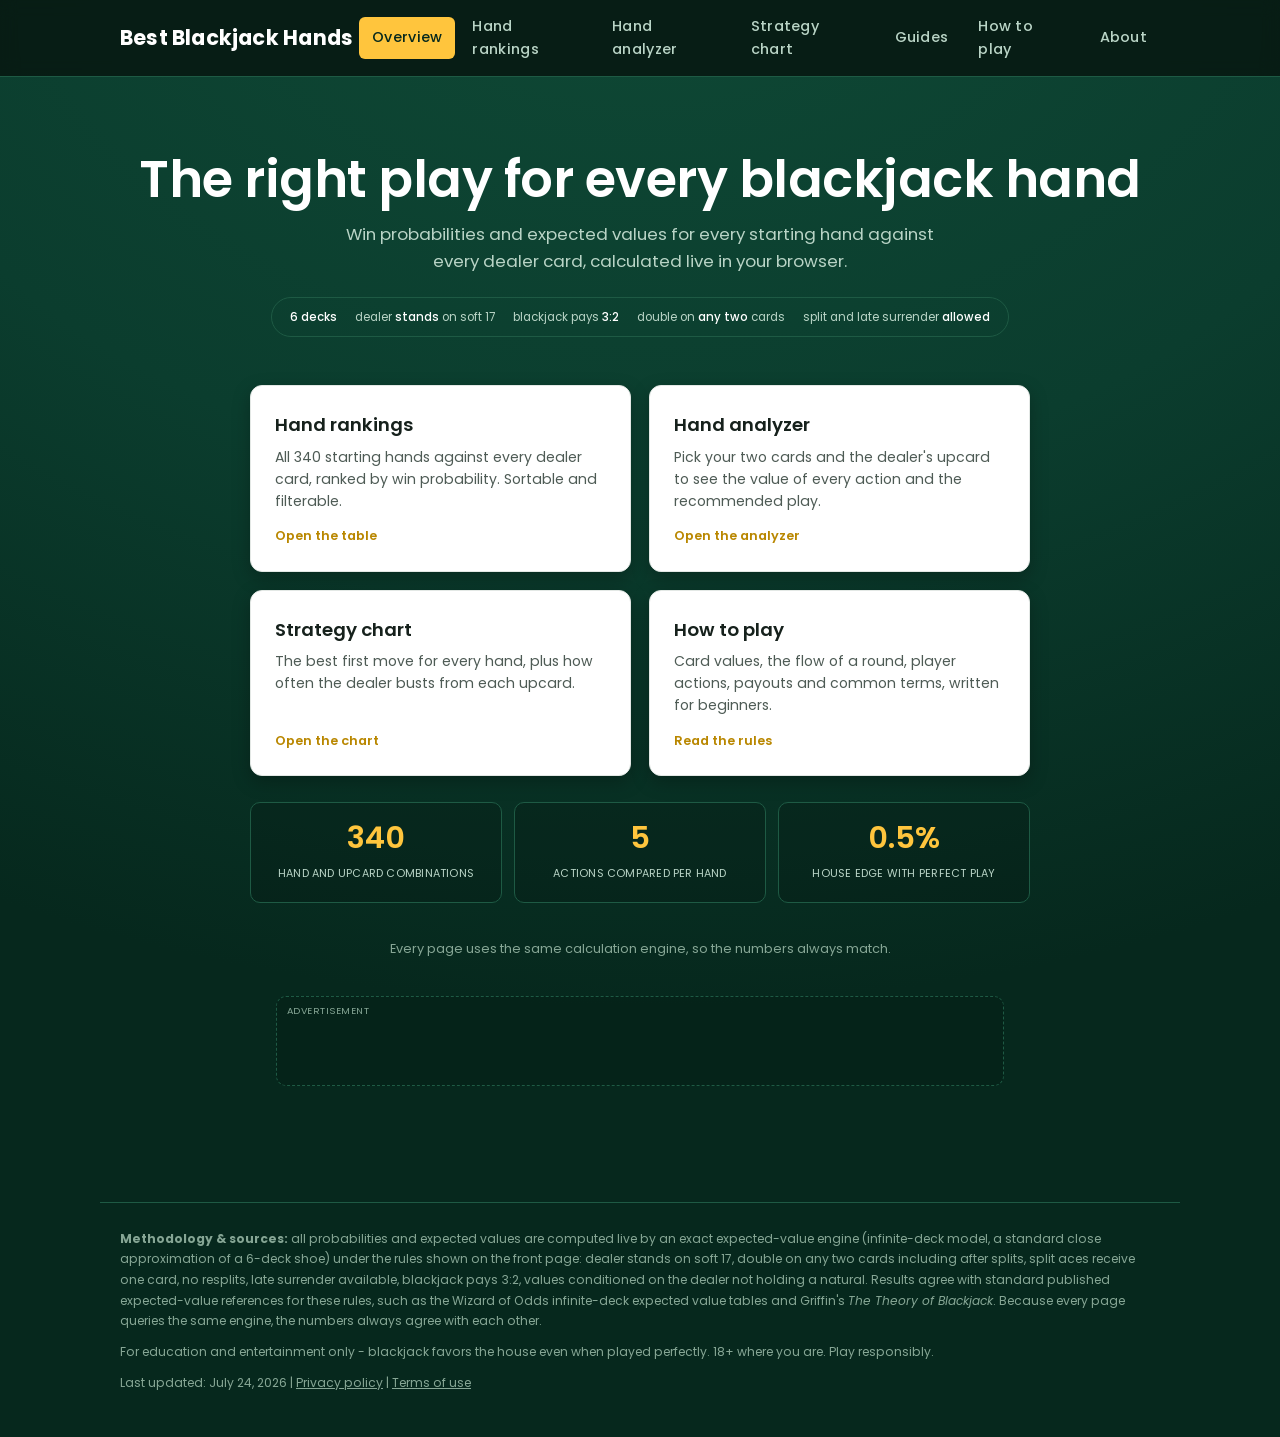
<file: index.html>
<!DOCTYPE html>
<html lang="en">
<head>
<meta charset="UTF-8">
<meta name="viewport" content="width=device-width, initial-scale=1.0">
<title>Best Blackjack Hands - Odds, Strategy Chart & Hand Analyzer</title>
<meta name="description" content="Exact blackjack odds for every starting hand: rankings by win probability, a hand analyzer with the recommended play, a basic strategy chart, and beginner rules.">
<link rel="icon" type="image/png" sizes="512x512" href="favicon.png">
<link rel="apple-touch-icon" href="favicon.png">
<script async src="https://fundingchoicesmessages.google.com/i/pub-8707937416295070?ers=1"></script><script>(function() {function signalGooglefcPresent() {if (!window.frames['googlefcPresent']) {if (document.body) {const iframe = document.createElement('iframe'); iframe.style = 'width: 0; height: 0; border: none; z-index: -1000; left: -1000px; top: -1000px;'; iframe.style.display = 'none'; iframe.name = 'googlefcPresent'; document.body.appendChild(iframe);} else {setTimeout(signalGooglefcPresent, 0);}}}signalGooglefcPresent();})();</script>
<script async src="https://pagead2.googlesyndication.com/pagead/js/adsbygoogle.js?client=ca-pub-8707937416295070"
     crossorigin="anonymous"></script>
<link rel="preconnect" href="https://fonts.googleapis.com">
<link rel="preconnect" href="https://fonts.gstatic.com" crossorigin>
<link href="https://fonts.googleapis.com/css2?family=Poppins:wght@400;500;600;700&display=swap" rel="stylesheet">
<link rel="stylesheet" href="styles.css">
</head>
<body>

<nav class="nav" aria-label="Main">
  <div class="nav-inner">
    <a class="wordmark" href="index.html">Best Blackjack Hands</a>
    <button class="menu-toggle" aria-expanded="false" aria-controls="navlinks" aria-label="Open menu">Menu</button>
    <div class="navlinks" id="navlinks">
      <a class="navlink" href="index.html" aria-current="page">Overview</a>
      <a class="navlink" href="rankings.html">Hand rankings</a>
      <a class="navlink" href="analyzer.html">Hand analyzer</a>
      <a class="navlink" href="chart.html">Strategy chart</a>
      <a class="navlink" href="guides.html">Guides</a>
      <a class="navlink" href="rules.html">How to play</a>
      <a class="navlink" href="about.html">About</a>
    </div>
  </div>
</nav>
<script>
(function(){
  var t = document.querySelector(".menu-toggle"), n = document.getElementById("navlinks");
  if (t) t.addEventListener("click", function(){
    var open = n.classList.toggle("open");
    t.setAttribute("aria-expanded", String(open));
  });
})();
</script>

<!-- ============ HOME ============ -->
<main id="view-home" class="view">
  <div class="hero">
    <h1>The right play for every blackjack hand</h1>
    <p class="lede">Win probabilities and expected values for every starting hand against every dealer card, calculated live in your browser.</p>
    <div class="assumptions" role="note" aria-label="Table rules assumed throughout">
      <span><b>6 decks</b></span><span>dealer <b>stands</b> on soft 17</span><span>blackjack pays <b>3:2</b></span><span>double on <b>any two</b> cards</span><span>split and late surrender <b>allowed</b></span>
    </div>
    <div class="cardgrid">
      <a class="pcard" href="rankings.html">
        <div class="body">
          <h3>Hand rankings</h3>
          <p>All 340 starting hands against every dealer card, ranked by win probability. Sortable and filterable.</p>
        </div>
        <div class="go">Open the table</div>
      </a>
      <a class="pcard" href="analyzer.html">
        <div class="body">
          <h3>Hand analyzer</h3>
          <p>Pick your two cards and the dealer's upcard to see the value of every action and the recommended play.</p>
        </div>
        <div class="go">Open the analyzer</div>
      </a>
      <a class="pcard" href="chart.html">
        <div class="body">
          <h3>Strategy chart</h3>
          <p>The best first move for every hand, plus how often the dealer busts from each upcard.</p>
        </div>
        <div class="go">Open the chart</div>
      </a>
      <a class="pcard" href="rules.html">
        <div class="body">
          <h3>How to play</h3>
          <p>Card values, the flow of a round, player actions, payouts and common terms, written for beginners.</p>
        </div>
        <div class="go">Read the rules</div>
      </a>
    </div>
    <div class="stats">
      <div><b>340</b><span>hand and upcard combinations</span></div>
      <div><b>5</b><span>actions compared per hand</span></div>
      <div><b>0.5%</b><span>house edge with perfect play</span></div>
    </div>
    <p class="hero-note">Every page uses the same calculation engine, so the numbers always match.</p>
    <!-- AD SLOT: replace 7540887128 with your AdSense unit ID. -->
    <div class="ad-slot"><ins class="adsbygoogle" style="display:block;width:100%" data-ad-client="ca-pub-8707937416295070" data-ad-slot="7540887128" data-ad-format="auto" data-full-width-responsive="true"></ins></div>
  </div>
</main>


<footer>
  <p><strong>Methodology &amp; sources:</strong> all probabilities and expected values are computed live by an exact expected-value engine (infinite-deck model, a standard close approximation of a 6-deck shoe) under the rules shown on the front page: dealer stands on soft 17, double on any two cards including after splits, split aces receive one card, no resplits, late surrender available, blackjack pays 3:2, values conditioned on the dealer not holding a natural. Results agree with standard published expected-value references for these rules, such as the Wizard of Odds infinite-deck expected value tables and Griffin's <em>The Theory of Blackjack</em>. Because every page queries the same engine, the numbers always agree with each other.</p>
  <p style="margin-top:10px">For education and entertainment only - blackjack favors the house even when played perfectly. 18+ where you are. Play responsibly.</p>
  <p style="margin-top:10px">Last updated: July 24, 2026 | <a href="privacy.html">Privacy policy</a> | <a href="terms.html">Terms of use</a></p>
</footer>

<!-- AD SLOT (mobile anchor): shown only 640px wide and narrower. Replace 7540887128 with your AdSense unit ID. -->
<div class="ad-anchor" id="ad-anchor">
  <button class="ad-close" aria-label="Close ad" onclick="document.getElementById('ad-anchor').remove();document.body.classList.remove('has-anchor')">Close</button>
  <ins class="adsbygoogle" style="display:block;width:320px;height:50px" data-ad-client="ca-pub-8707937416295070" data-ad-slot="7540887128" data-ad-format="auto" data-full-width-responsive="true"></ins>
</div>
<script>document.body.classList.add("has-anchor");</script>

<script>
document.querySelectorAll("ins.adsbygoogle:not([data-adsbygoogle-status])").forEach(ins => {
  if (ins.closest(".ad-anchor") && window.innerWidth > 640) return;
  try { (window.adsbygoogle = window.adsbygoogle || []).push({}); } catch(e) {}
});
</script>
</body>
</html>
</file>
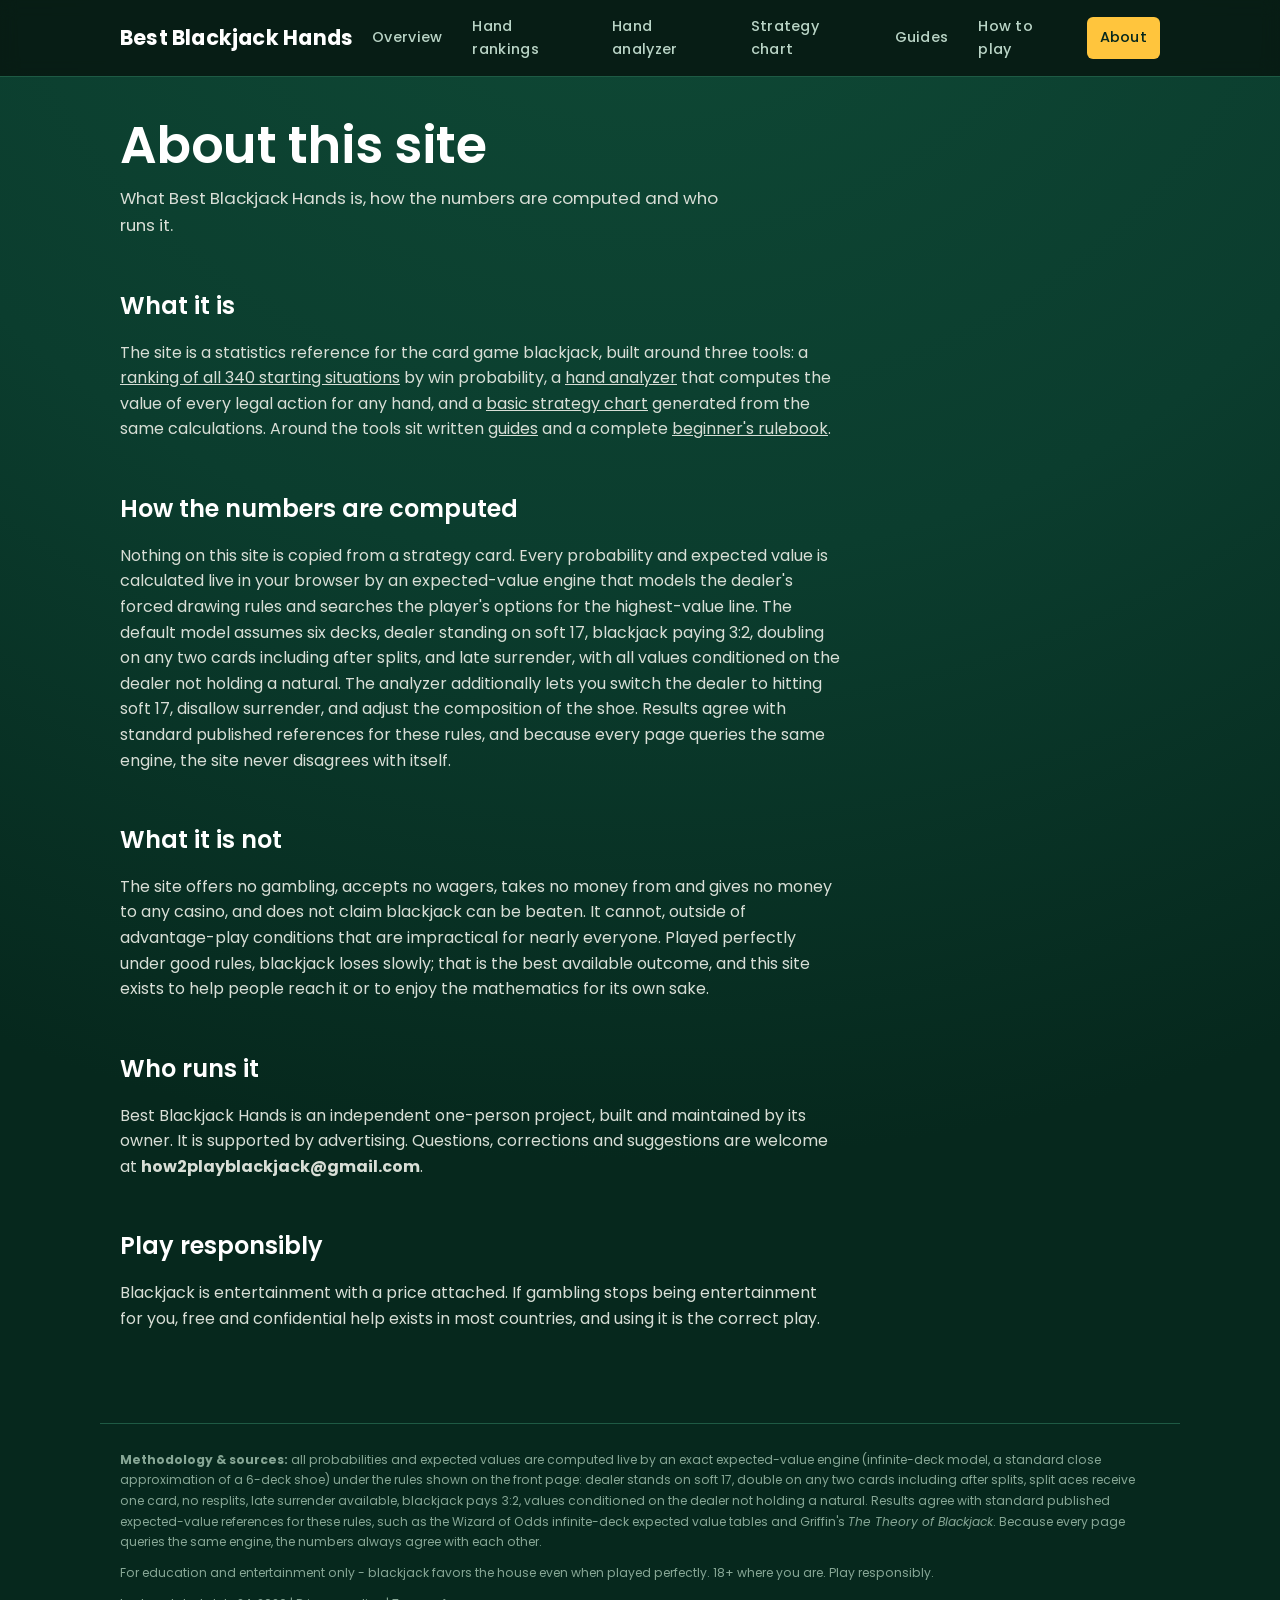
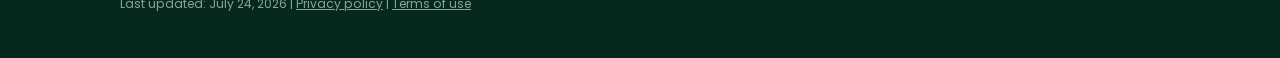
<file: about.html>
<!DOCTYPE html>
<html lang="en">
<head>
<meta charset="UTF-8">
<meta name="viewport" content="width=device-width, initial-scale=1.0">
<title>About | Best Blackjack Hands</title>
<meta name="description" content="What Best Blackjack Hands is, how its blackjack probabilities are computed, and who runs it.">
<link rel="icon" type="image/png" sizes="512x512" href="favicon.png">
<link rel="apple-touch-icon" href="favicon.png">
<script async src="https://fundingchoicesmessages.google.com/i/pub-8707937416295070?ers=1"></script><script>(function() {function signalGooglefcPresent() {if (!window.frames['googlefcPresent']) {if (document.body) {const iframe = document.createElement('iframe'); iframe.style = 'width: 0; height: 0; border: none; z-index: -1000; left: -1000px; top: -1000px;'; iframe.style.display = 'none'; iframe.name = 'googlefcPresent'; document.body.appendChild(iframe);} else {setTimeout(signalGooglefcPresent, 0);}}}signalGooglefcPresent();})();</script>
<script async src="https://pagead2.googlesyndication.com/pagead/js/adsbygoogle.js?client=ca-pub-8707937416295070"
     crossorigin="anonymous"></script>
<link rel="preconnect" href="https://fonts.googleapis.com">
<link rel="preconnect" href="https://fonts.gstatic.com" crossorigin>
<link href="https://fonts.googleapis.com/css2?family=Poppins:wght@400;500;600;700&display=swap" rel="stylesheet">
<link rel="stylesheet" href="styles.css">
</head>
<body>

<nav class="nav" aria-label="Main">
  <div class="nav-inner">
    <a class="wordmark" href="index.html">Best Blackjack Hands</a>
    <button class="menu-toggle" aria-expanded="false" aria-controls="navlinks" aria-label="Open menu">Menu</button>
    <div class="navlinks" id="navlinks">
      <a class="navlink" href="index.html">Overview</a>
      <a class="navlink" href="rankings.html">Hand rankings</a>
      <a class="navlink" href="analyzer.html">Hand analyzer</a>
      <a class="navlink" href="chart.html">Strategy chart</a>
      <a class="navlink" href="guides.html">Guides</a>
      <a class="navlink" href="rules.html">How to play</a>
      <a class="navlink" href="about.html" aria-current="page">About</a>
    </div>
  </div>
</nav>
<script>
(function(){
  var t = document.querySelector(".menu-toggle"), n = document.getElementById("navlinks");
  if (t) t.addEventListener("click", function(){
    var open = n.classList.toggle("open");
    t.setAttribute("aria-expanded", String(open));
  });
})();
</script>

<main class="view">
  <div class="rules">
    <h1>About this site</h1>
    <p class="lede">What Best Blackjack Hands is, how the numbers are computed and who runs it.</p>
    <h2>What it is</h2>
    <p>The site is a statistics reference for the card game blackjack, built around three tools: a <a href="rankings.html">ranking of all 340 starting situations</a> by win probability, a <a href="analyzer.html">hand analyzer</a> that computes the value of every legal action for any hand, and a <a href="chart.html">basic strategy chart</a> generated from the same calculations. Around the tools sit written <a href="guides.html">guides</a> and a complete <a href="rules.html">beginner's rulebook</a>.</p>
    <h2>How the numbers are computed</h2>
    <p>Nothing on this site is copied from a strategy card. Every probability and expected value is calculated live in your browser by an expected-value engine that models the dealer's forced drawing rules and searches the player's options for the highest-value line. The default model assumes six decks, dealer standing on soft 17, blackjack paying 3:2, doubling on any two cards including after splits, and late surrender, with all values conditioned on the dealer not holding a natural. The analyzer additionally lets you switch the dealer to hitting soft 17, disallow surrender, and adjust the composition of the shoe. Results agree with standard published references for these rules, and because every page queries the same engine, the site never disagrees with itself.</p>
    <h2>What it is not</h2>
    <p>The site offers no gambling, accepts no wagers, takes no money from and gives no money to any casino, and does not claim blackjack can be beaten. It cannot, outside of advantage-play conditions that are impractical for nearly everyone. Played perfectly under good rules, blackjack loses slowly; that is the best available outcome, and this site exists to help people reach it or to enjoy the mathematics for its own sake.</p>
    <h2>Who runs it</h2>
    <p>Best Blackjack Hands is an independent one-person project, built and maintained by its owner. It is supported by advertising. Questions, corrections and suggestions are welcome at <strong>how2playblackjack@gmail.com</strong>.</p>
    <h2>Play responsibly</h2>
    <p>Blackjack is entertainment with a price attached. If gambling stops being entertainment for you, free and confidential help exists in most countries, and using it is the correct play.</p>
  </div>
</main>

<footer>
  <p><strong>Methodology &amp; sources:</strong> all probabilities and expected values are computed live by an exact expected-value engine (infinite-deck model, a standard close approximation of a 6-deck shoe) under the rules shown on the front page: dealer stands on soft 17, double on any two cards including after splits, split aces receive one card, no resplits, late surrender available, blackjack pays 3:2, values conditioned on the dealer not holding a natural. Results agree with standard published expected-value references for these rules, such as the Wizard of Odds infinite-deck expected value tables and Griffin's <em>The Theory of Blackjack</em>. Because every page queries the same engine, the numbers always agree with each other.</p>
  <p style="margin-top:10px">For education and entertainment only - blackjack favors the house even when played perfectly. 18+ where you are. Play responsibly.</p>
  <p style="margin-top:10px">Last updated: July 24, 2026 | <a href="privacy.html">Privacy policy</a> | <a href="terms.html">Terms of use</a></p>
</footer>
<!-- AD SLOT (mobile anchor): shown only 640px wide and narrower. Replace 7540887128 with your AdSense unit ID. -->
<div class="ad-anchor" id="ad-anchor">
  <button class="ad-close" aria-label="Close ad" onclick="document.getElementById('ad-anchor').remove();document.body.classList.remove('has-anchor')">Close</button>
  <ins class="adsbygoogle" style="display:block;width:320px;height:50px" data-ad-client="ca-pub-8707937416295070" data-ad-slot="7540887128" data-ad-format="auto" data-full-width-responsive="true"></ins>
</div>
<script>document.body.classList.add("has-anchor");</script>
<script>
document.querySelectorAll("ins.adsbygoogle:not([data-adsbygoogle-status])").forEach(ins => {
  if (ins.closest(".ad-anchor") && window.innerWidth > 640) return;
  try { (window.adsbygoogle = window.adsbygoogle || []).push({}); } catch(e) {}
});
</script>
</body>
</html>
</file>
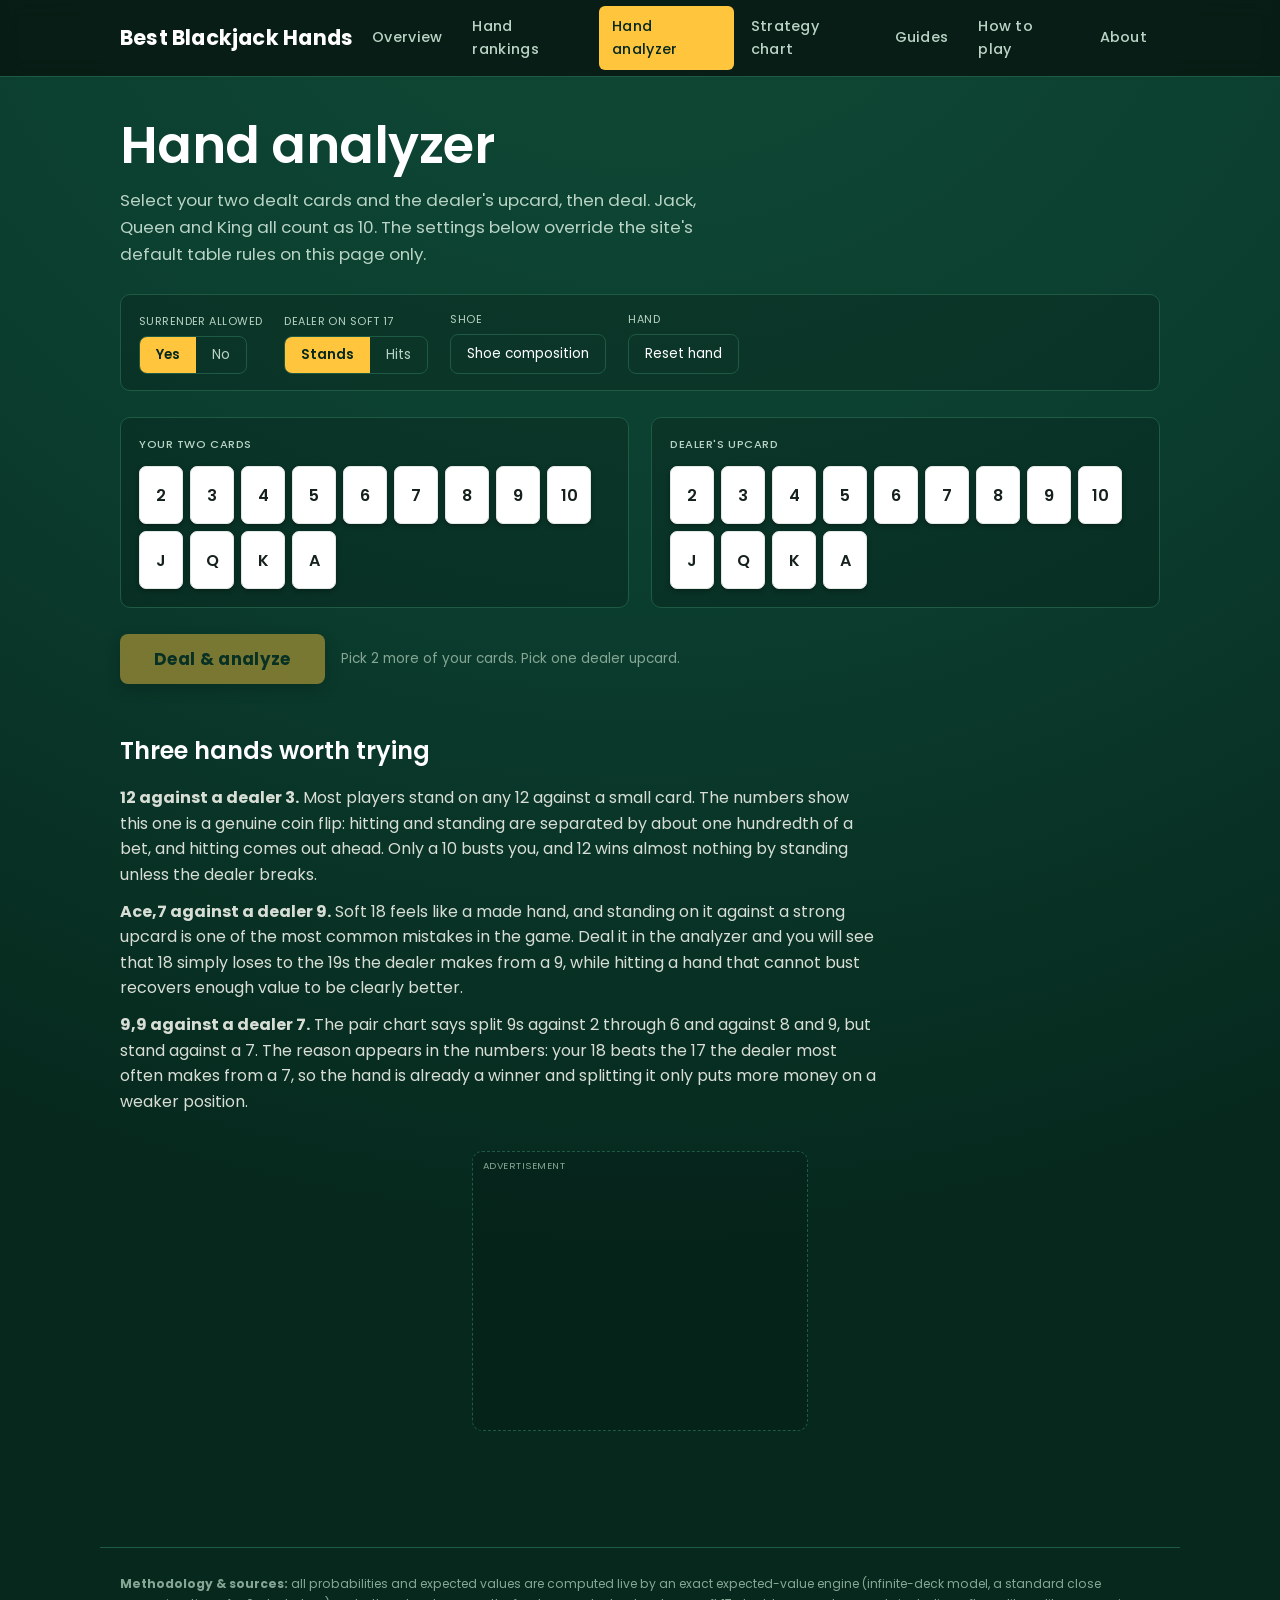
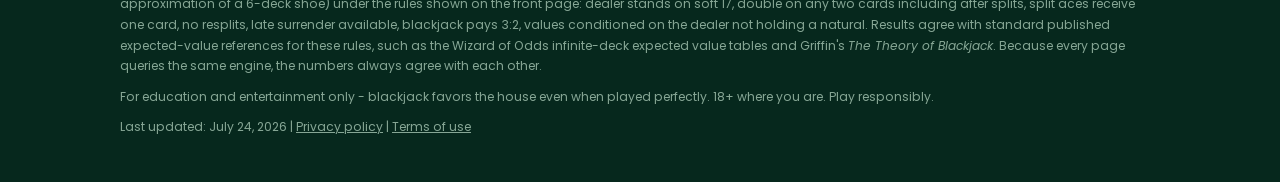
<file: analyzer.html>
<!DOCTYPE html>
<html lang="en">
<head>
<meta charset="UTF-8">
<meta name="viewport" content="width=device-width, initial-scale=1.0">
<title>Blackjack Hand Analyzer: the Best Play for Any Hand - Best Blackjack Hands</title>
<meta name="description" content="Enter your two cards and the dealer's upcard to see the exact expected value of hitting, standing, doubling, splitting or surrendering - and why one play is best.">
<link rel="icon" type="image/png" sizes="512x512" href="favicon.png">
<link rel="apple-touch-icon" href="favicon.png">
<script async src="https://fundingchoicesmessages.google.com/i/pub-8707937416295070?ers=1"></script><script>(function() {function signalGooglefcPresent() {if (!window.frames['googlefcPresent']) {if (document.body) {const iframe = document.createElement('iframe'); iframe.style = 'width: 0; height: 0; border: none; z-index: -1000; left: -1000px; top: -1000px;'; iframe.style.display = 'none'; iframe.name = 'googlefcPresent'; document.body.appendChild(iframe);} else {setTimeout(signalGooglefcPresent, 0);}}}signalGooglefcPresent();})();</script>
<script async src="https://pagead2.googlesyndication.com/pagead/js/adsbygoogle.js?client=ca-pub-8707937416295070"
     crossorigin="anonymous"></script>
<link rel="preconnect" href="https://fonts.googleapis.com">
<link rel="preconnect" href="https://fonts.gstatic.com" crossorigin>
<link href="https://fonts.googleapis.com/css2?family=Poppins:wght@400;500;600;700&display=swap" rel="stylesheet">
<link rel="stylesheet" href="styles.css">
</head>
<body>

<nav class="nav" aria-label="Main">
  <div class="nav-inner">
    <a class="wordmark" href="index.html">Best Blackjack Hands</a>
    <button class="menu-toggle" aria-expanded="false" aria-controls="navlinks" aria-label="Open menu">Menu</button>
    <div class="navlinks" id="navlinks">
      <a class="navlink" href="index.html">Overview</a>
      <a class="navlink" href="rankings.html">Hand rankings</a>
      <a class="navlink" href="analyzer.html" aria-current="page">Hand analyzer</a>
      <a class="navlink" href="chart.html">Strategy chart</a>
      <a class="navlink" href="guides.html">Guides</a>
      <a class="navlink" href="rules.html">How to play</a>
      <a class="navlink" href="about.html">About</a>
    </div>
  </div>
</nav>
<script>
(function(){
  var t = document.querySelector(".menu-toggle"), n = document.getElementById("navlinks");
  if (t) t.addEventListener("click", function(){
    var open = n.classList.toggle("open");
    t.setAttribute("aria-expanded", String(open));
  });
})();
</script>

<!-- ============ ANALYZER ============ -->
<main id="view-analyzer" class="view">
  <h1>Hand analyzer</h1>
  <p class="lede">Select your two dealt cards and the dealer's upcard, then deal. Jack, Queen and King all count as 10. The settings below override the site's default table rules on this page only.</p>

  <div class="controls">
    <div class="control"><label>Surrender allowed</label>
      <div class="seg" id="set-surr" role="group" aria-label="Surrender allowed"><button type="button" data-val="yes" aria-pressed="true">Yes</button><button type="button" data-val="no" aria-pressed="false">No</button></div>
    </div>
    <div class="control"><label>Dealer on soft 17</label>
      <div class="seg" id="set-h17" role="group" aria-label="Dealer rule on soft 17"><button type="button" data-val="s" aria-pressed="true">Stands</button><button type="button" data-val="h" aria-pressed="false">Hits</button></div>
    </div>
    <div class="control"><label>Shoe</label>
      <button class="ghostbtn" id="shoe-toggle" aria-expanded="false" aria-controls="shoe-panel">Shoe composition</button>
    </div>
    <div class="control"><label>Hand</label>
      <button class="ghostbtn" id="reset-hand">Reset hand</button>
    </div>
  </div>

  <div class="picker-grid">
    <div class="picker">
      <h3>Your two cards</h3>
      <div class="rankrow" id="pick-cards" role="group" aria-label="Choose exactly two card ranks"></div>
    </div>
    <div class="picker">
      <h3>Dealer's upcard</h3>
      <div class="rankrow" id="pick-up" role="group" aria-label="Choose one dealer upcard"></div>
    </div>
  </div>

  <div class="shoe-panel" id="shoe-panel" hidden>
    <div class="shoe-head">
      <h3>Cards already dealt from the shoe</h3>
      <button class="ghostbtn" id="reset-shoe">Reset shoe</button>
    </div>
    <p class="shoe-note">Mark cards you've seen leave the shoe - other players' hands, the dealer's earlier rounds. Your own two cards and the dealer's upcard are removed automatically. Six decks means 24 of each rank. With nothing marked, this page uses the same full-shoe model as the rest of the site; with cards marked, all odds are recomputed from the remaining shoe's frequencies.</p>
    <div class="shoe-grid" id="shoe-grid"></div>
  </div>

  <div class="deal-row">
    <button class="dealbtn" id="deal" disabled>Deal &amp; analyze</button>
    <span class="deal-hint" id="deal-hint">Pick two of your cards and one dealer upcard.</span>
  </div>

  <section class="result" id="result" aria-live="polite"></section>
  
  <div class="rules" style="max-width:760px">
    <h2>Three hands worth trying</h2>
    <p><strong>12 against a dealer 3.</strong> Most players stand on any 12 against a small card. The numbers show this one is a genuine coin flip: hitting and standing are separated by about one hundredth of a bet, and hitting comes out ahead. Only a 10 busts you, and 12 wins almost nothing by standing unless the dealer breaks.</p>
    <p><strong>Ace,7 against a dealer 9.</strong> Soft 18 feels like a made hand, and standing on it against a strong upcard is one of the most common mistakes in the game. Deal it in the analyzer and you will see that 18 simply loses to the 19s the dealer makes from a 9, while hitting a hand that cannot bust recovers enough value to be clearly better.</p>
    <p><strong>9,9 against a dealer 7.</strong> The pair chart says split 9s against 2 through 6 and against 8 and 9, but stand against a 7. The reason appears in the numbers: your 18 beats the 17 the dealer most often makes from a 7, so the hand is already a winner and splitting it only puts more money on a weaker position.</p>
  </div>

  <!-- AD SLOT: replace inner placeholder with your ad network code. Recommended: 336x280 or 300x250 rectangle. -->
  <div class="ad-slot rect"><ins class="adsbygoogle" style="display:block;width:100%" data-ad-client="ca-pub-8707937416295070" data-ad-slot="7540887128" data-ad-format="auto" data-full-width-responsive="true"></ins></div>
</main>


<footer>
  <p><strong>Methodology &amp; sources:</strong> all probabilities and expected values are computed live by an exact expected-value engine (infinite-deck model, a standard close approximation of a 6-deck shoe) under the rules shown on the front page: dealer stands on soft 17, double on any two cards including after splits, split aces receive one card, no resplits, late surrender available, blackjack pays 3:2, values conditioned on the dealer not holding a natural. Results agree with standard published expected-value references for these rules, such as the Wizard of Odds infinite-deck expected value tables and Griffin's <em>The Theory of Blackjack</em>. Because every page queries the same engine, the numbers always agree with each other.</p>
  <p style="margin-top:10px">For education and entertainment only - blackjack favors the house even when played perfectly. 18+ where you are. Play responsibly.</p>
  <p style="margin-top:10px">Last updated: July 24, 2026 | <a href="privacy.html">Privacy policy</a> | <a href="terms.html">Terms of use</a></p>
</footer>

<!-- AD SLOT (mobile anchor): shown only 640px wide and narrower. Replace 7540887128 with your AdSense unit ID. -->
<div class="ad-anchor" id="ad-anchor">
  <button class="ad-close" aria-label="Close ad" onclick="document.getElementById('ad-anchor').remove();document.body.classList.remove('has-anchor')">Close</button>
  <ins class="adsbygoogle" style="display:block;width:320px;height:50px" data-ad-client="ca-pub-8707937416295070" data-ad-slot="7540887128" data-ad-format="auto" data-full-width-responsive="true"></ins>
</div>
<script>document.body.classList.add("has-anchor");</script>
<script src="engine.js"></script>
<script>
"use strict";

const RANKS = ["2","3","4","5","6","7","8","9","10","J","Q","K","A"];
const rankVal = r => r === "A" ? 11 : (["J","Q","K","10"].includes(r) ? 10 : +r);
const PER_RANK = 24;                      // 6 decks x 4 suits
let myCards = [], upPick = null;
let surrOn = true, h17 = false, hasResult = false;
const dealt = {}; RANKS.forEach(r => dealt[r] = 0);

const inPlay = r => myCards.filter(x => x === r).length + (upPick === r ? 1 : 0);
const seenCount = () => RANKS.reduce((a,r) => a + dealt[r], 0);
const shoeAdjusted = () => seenCount() > 0;

/* ---------- card pickers ---------- */
function buildRow(el, onClick){
  RANKS.forEach(r => {
    const b = document.createElement("button");
    b.className = "rankbtn"; b.type = "button";
    b.textContent = r; b.dataset.rank = r;
    b.setAttribute("aria-pressed", "false");
    b.addEventListener("click", () => onClick(r, b));
    el.appendChild(b);
  });
}
const cardRow = document.getElementById("pick-cards");
const upRow = document.getElementById("pick-up");
buildRow(cardRow, (r) => {
  const count = myCards.filter(x => x === r).length;
  if (count === 2) myCards.splice(myCards.indexOf(r), 1);
  else if (myCards.length < 2) myCards.push(r);
  else if (count === 1) myCards.splice(myCards.indexOf(r), 1);
  else { myCards.shift(); myCards.push(r); }
  syncPickers();
});
buildRow(upRow, (r) => { upPick = (upPick === r) ? null : r; syncPickers(); });

const dealBtn = document.getElementById("deal");
const hint = document.getElementById("deal-hint");
function syncPickers(){
  cardRow.querySelectorAll(".rankbtn").forEach(b => {
    const n = myCards.filter(x => x === b.dataset.rank).length;
    b.setAttribute("aria-pressed", n > 0 ? "true" : "false");
    b.textContent = n === 2 ? b.dataset.rank + "x2" : b.dataset.rank;
  });
  upRow.querySelectorAll(".rankbtn").forEach(b =>
    b.setAttribute("aria-pressed", b.dataset.rank === upPick ? "true" : "false"));
  const ready = myCards.length === 2 && upPick;
  dealBtn.disabled = !ready;
  hint.textContent = ready
    ? "Your " + myCards.join(" + ") + " vs. dealer " + upPick + " - ready."
    : (myCards.length < 2 ? "Pick " + (2 - myCards.length) + " more of your cards. " : "") +
      (!upPick ? "Pick one dealer upcard." : "");
  refreshShoe();
}

/* ---------- settings toggles ---------- */
function wireSeg(id, onChange){
  const el = document.getElementById(id);
  el.querySelectorAll("button").forEach(b => b.addEventListener("click", () => {
    el.querySelectorAll("button").forEach(x => x.setAttribute("aria-pressed", x === b ? "true" : "false"));
    onChange(b.dataset.val);
  }));
}
wireSeg("set-surr", v => { surrOn = (v === "yes"); rerun(); });
wireSeg("set-h17", v => { h17 = (v === "h"); rerun(); });

/* ---------- shoe composition panel ---------- */
const panel = document.getElementById("shoe-panel");
const shoeToggle = document.getElementById("shoe-toggle");
shoeToggle.addEventListener("click", () => {
  panel.hidden = !panel.hidden;
  shoeToggle.setAttribute("aria-expanded", String(!panel.hidden));
  shoeLabel();
});
function shoeLabel(){
  const n = seenCount();
  shoeToggle.textContent = "Shoe composition" + (n ? " (" + n + " seen)" : "");
}
const grid = document.getElementById("shoe-grid");
RANKS.forEach(r => {
  const item = document.createElement("div");
  item.className = "shoe-item";
  item.innerHTML = '<span class="r">' + r + '</span>' +
    '<button type="button" class="cbtn" data-d="-1" aria-label="one fewer ' + r + ' dealt">\u2212</button>' +
    '<span class="cnt">0</span>' +
    '<button type="button" class="cbtn" data-d="1" aria-label="one more ' + r + ' dealt">+</button>' +
    '<span class="left"></span>';
  item.querySelectorAll(".cbtn").forEach(b => b.addEventListener("click", () => {
    const max = PER_RANK - inPlay(r);
    dealt[r] = Math.min(max, Math.max(0, dealt[r] + (+b.dataset.d)));
    refreshShoe(); rerun();
  }));
  item.dataset.rank = r;
  grid.appendChild(item);
});
function refreshShoe(){
  grid.querySelectorAll(".shoe-item").forEach(item => {
    const r = item.dataset.rank;
    const max = PER_RANK - inPlay(r);
    if (dealt[r] > max) dealt[r] = max;
    item.querySelector(".cnt").textContent = dealt[r];
    item.querySelector(".left").textContent = (PER_RANK - dealt[r] - inPlay(r)) + " left";
    item.querySelector('[data-d="1"]').disabled = dealt[r] >= max;
    item.querySelector('[data-d="-1"]').disabled = dealt[r] <= 0;
  });
  shoeLabel();
}
document.getElementById("reset-shoe").addEventListener("click", () => {
  RANKS.forEach(r => dealt[r] = 0);
  refreshShoe(); rerun();
});
document.getElementById("reset-hand").addEventListener("click", () => {
  myCards = []; upPick = null; hasResult = false;
  document.getElementById("result").classList.remove("show");
  document.getElementById("result").innerHTML = "";
  syncPickers();
});

/* ---------- probabilities from the current shoe ---------- */
function shoeProbs(){
  const byVal = {};
  let total = 0;
  RANKS.forEach(r => {
    const left = Math.max(0, PER_RANK - dealt[r] - inPlay(r));
    const v = rankVal(r);
    byVal[v] = (byVal[v] || 0) + left;
    total += left;
  });
  if (total <= 0) return null;
  const probs = {};
  for (const v in byVal) probs[v] = byVal[v] / total;
  return probs;
}

/* ---------- analysis ---------- */
function handName(v1, v2){
  const isPair = v1 === v2;
  const s = addCard(0,false,v1), s2 = addCard(s.t, s.soft, v2);
  if (isPair) return {name: "Pair of " + (v1 === 11 ? "Aces" : v1 + "s"), t:s2.t, soft:s2.soft, pair:v1};
  return {name: (s2.soft ? "Soft " : "Hard ") + s2.t, t:s2.t, soft:s2.soft, pair:0};
}
const outBar = a => {
  const tot = a.w + a.p + a.l || 1;
  return '<div class="outbar" aria-hidden="true">' +
    '<span class="w" style="width:' + (100*a.w/tot) + '%"></span>' +
    '<span class="p" style="width:' + (100*a.p/tot) + '%"></span>' +
    '<span class="l" style="width:' + (100*a.l/tot) + '%"></span></div>';
};
function bustNext(t, soft, P){
  let p = 0;
  for (const v of VALS){ if (addCard(t, soft, v).t > 21) p += P(v); }
  return p;
}
function explain(res, h, upV, eng){
  const b = res.best, alts = res.acts.filter(a => a !== b);
  const alt = alts.length ? alts.reduce((x,y) => y.ev > x.ev ? y : x) : b;
  const dbust = (100 * eng.dealerBust).toFixed(0);
  const mybust = (100 * bustNext(h.t, h.soft, eng.P)).toFixed(0);
  const up = upLabel(upV);
  if (b.name === "Stand")
    return "Drawing to " + (h.soft ? "soft " : "") + h.t + " busts you " + mybust + "% of the time, while the dealer breaks on their own " + dbust + "% of the time from a " + up + ". Letting the dealer take the risk is worth more than taking it yourself.";
  if (b.name === "Hit")
    return mybust === "0"
      ? "One more card can't bust this hand, and " + (h.soft ? "soft " : "") + h.t + " is too weak to stand on against a " + up + " - so drawing costs nothing and can only improve your position."
      : "Standing on " + h.t + " mostly wins only when the dealer busts (" + dbust + "% from a " + up + "). Hitting risks busting " + mybust + "% of the time, but the hands it improves recover more than standing gives up.";
  if (b.name === "Double")
    return "Your hand is a favorite to finish strong with exactly one card, so it pays to put twice the money on this spot - even at the price of giving up any further hits.";
  if (b.name === "Split")
    return h.pair === 11
      ? "Played as one hand this is a soft 12 - nearly worthless. But each ace is the best starting card in the game, so splitting turns one bad hand into two excellent ones."
      : h.pair === 8
        ? "Sixteen is the worst total in blackjack. Two hands starting from an 8 each lose less than one hand stuck on 16 - splitting loses less than any way of playing the 16."
        : "Played together these cards make " + h.t + ", a mediocre total against a " + up + ". Each " + (h.pair === 10 ? "ten" : h.pair) + " is a stronger start on its own, so two hands earn back more than the extra bet risks.";
  return "Every way of playing this hand loses more than half a bet on average - the best alternative is " + alt.name.toLowerCase() + " at " + fmtEV(alt.ev) + ". Losing half the bet is the cheapest option.";
}

function ruleChips(){
  const chips = [
    h17 ? "dealer hits soft 17" : "dealer stands on soft 17",
    surrOn ? "surrender allowed" : "no surrender",
    shoeAdjusted() ? seenCount() + " cards marked dealt" : "full shoe"
  ];
  return '<div class="rulechips">' + chips.map(c => "<span>" + c + "</span>").join("") + "</div>";
}

function runAnalysis(){
  if (!(myCards.length === 2 && upPick)) return;
  const v1 = rankVal(myCards[0]), v2 = rankVal(myCards[1]);
  const upV = rankVal(upPick);
  const box = document.getElementById("result");
  box.classList.add("show");
  hasResult = true;

  if ((v1 === 11 && v2 === 10) || (v1 === 10 && v2 === 11)){
    box.innerHTML = '<div class="bj-banner"><b>Blackjack!</b>' +
      "<p>" + myCards.join(" + ") + " is a natural 21. No decision to make - it pays 3:2 immediately. " +
      "The only hand that doesn't lose to it is a dealer blackjack, which pushes.</p></div>" + ruleChips();
    return;
  }

  const h = handName(v1, v2);
  const eng = makeEngine(upV, {h17: h17, probs: shoeAdjusted() ? shoeProbs() : null});
  const res = eng.analyze(h.t, h.soft, h.pair, surrOn);
  const bp = res.bestPlayable;

  const rows = res.acts.map(a => {
    const isBest = a === res.best;
    const stats = a.surr
      ? "<b>" + fmtEV(a.ev) + "</b> EV \u00B7 lose half, always"
      : "<b>" + fmtEV(a.ev) + "</b> EV \u00B7 win " + fmtPct(a.w) + (a.name === "Split" ? " / hand" : "");
    return '<div class="actrow ' + (isBest ? "best" : "") + '">' +
      '<div class="aname">' + a.name + "</div>" +
      (a.surr ? '<div class="outbar" aria-hidden="true"><span class="l" style="width:100%;opacity:.45"></span></div>' : outBar(a)) +
      '<div class="stats">' + stats + "</div></div>";
  }).join("");

  box.innerHTML =
    '<div class="result-head">' +
      '<span class="handname">' + h.name + "</span>" +
      '<span class="vs">' + myCards.join(" + ") + " vs. dealer " + upPick + "</span>" +
      '<span class="bigwin">win chance with best play <b>' + fmtPct(bp.w) + "</b></span>" +
    "</div>" + ruleChips() +
    '<div class="reco"><div><b>' + res.best.name + "</b>" +
      "<span> - the recommended play under these settings (" + fmtEV(res.best.ev) + " expected value per unit bet)</span>" +
      '<p style="flex-basis:100%;margin-top:6px;font-size:.9rem;color:#D8DED6">' + explain(res, h, upV, eng) + "</p></div></div>" +
    '<div class="actions">' + rows + "</div>" +
    '<div class="legend">' +
      '<span><i style="background:var(--good)"></i>win</span>' +
      '<span><i style="background:var(--push)"></i>push</span>' +
      '<span><i style="background:var(--bad)"></i>lose</span>' +
      (h.pair ? "" : "<span style='margin-left:auto'>Split is only offered when your two cards match.</span>") +
    "</div>";
}
function rerun(){ if (hasResult && myCards.length === 2 && upPick) runAnalysis(); }
dealBtn.addEventListener("click", () => {
  runAnalysis();
  document.getElementById("result").scrollIntoView({behavior:"smooth", block:"nearest"});
});
syncPickers();
</script>
<script>
document.querySelectorAll("ins.adsbygoogle:not([data-adsbygoogle-status])").forEach(ins => {
  if (ins.closest(".ad-anchor") && window.innerWidth > 640) return;
  try { (window.adsbygoogle = window.adsbygoogle || []).push({}); } catch(e) {}
});
</script>
</body>
</html>
</file>
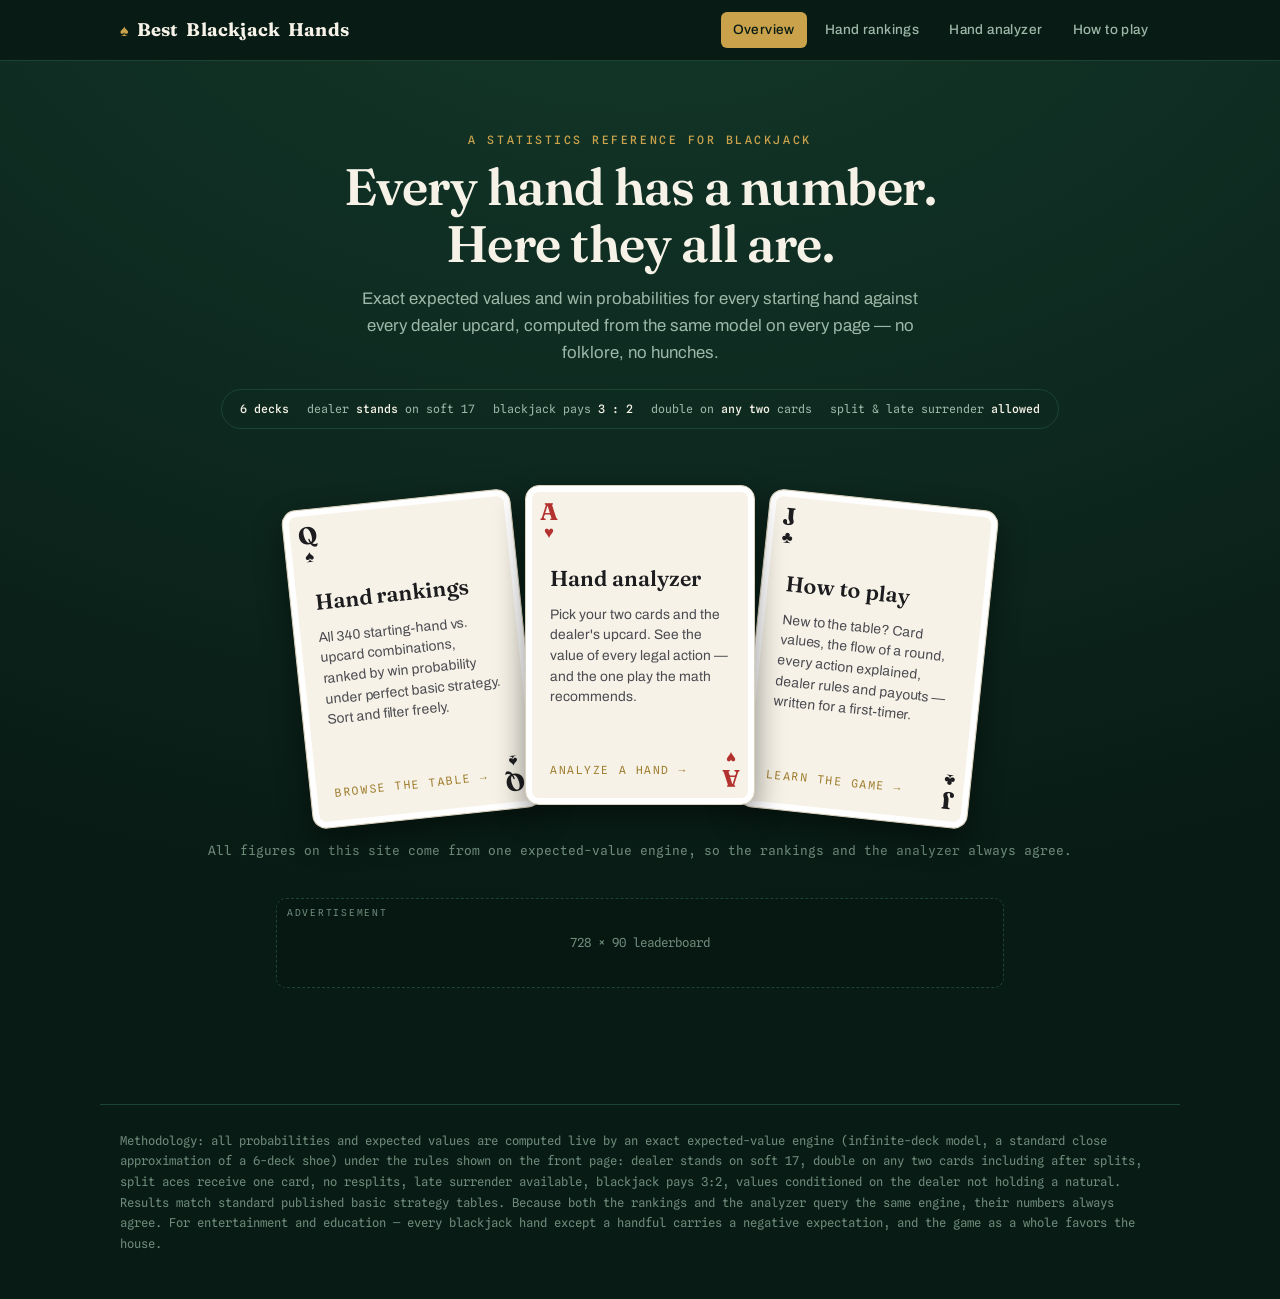
<file: best-blackjack-hands_1.html>
<!DOCTYPE html>
<html lang="en">
<head>
<meta charset="UTF-8">
<meta name="viewport" content="width=device-width, initial-scale=1.0">
<title>Best Blackjack Hands</title>
<link rel="preconnect" href="https://fonts.googleapis.com">
<link rel="preconnect" href="https://fonts.gstatic.com" crossorigin>
<link href="https://fonts.googleapis.com/css2?family=Fraunces:opsz,wght@9..144,400;9..144,600;9..144,700&family=Archivo:wght@400;500;600&family=Spline+Sans+Mono:wght@400;500;600&display=swap" rel="stylesheet">
<style>
:root{
  --felt:#0E2A20;
  --felt-deep:#081B14;
  --felt-line:#1C4433;
  --stock:#F6F2E7;
  --stock-dim:#EAE4D3;
  --ink:#1D1D20;
  --ink-soft:#4A4A50;
  --suit-red:#B3312E;
  --gilt:#C9A24B;
  --gilt-deep:#A07E30;
  --mist:#9DB8A9;
  --mist-dim:#6E8B7C;
  --good:#2E7D4F;
  --bad:#A63B38;
  --push:#8A8A86;
  --radius:10px;
  --maxw:1080px;
}
*{box-sizing:border-box;margin:0;padding:0}
html{scroll-behavior:smooth}
body{
  background:var(--felt);
  background-image:radial-gradient(ellipse 120% 80% at 50% -10%, #14382A 0%, var(--felt) 55%, var(--felt-deep) 100%);
  color:var(--stock);
  font-family:"Archivo",system-ui,sans-serif;
  font-size:16px;
  line-height:1.6;
  min-height:100vh;
}
a{color:inherit}
button{font-family:inherit}
:focus-visible{outline:2px solid var(--gilt);outline-offset:2px;border-radius:4px}

/* ---------- Nav ---------- */
.nav{
  position:sticky;top:0;z-index:50;
  background:rgba(8,27,20,.92);
  backdrop-filter:blur(8px);
  border-bottom:1px solid var(--felt-line);
}
.nav-inner{
  max-width:var(--maxw);margin:0 auto;padding:0 20px;
  display:flex;align-items:center;gap:6px;height:60px;
}
.wordmark{
  font-family:"Fraunces",serif;font-weight:700;font-size:1.15rem;
  letter-spacing:.01em;text-decoration:none;margin-right:auto;
  display:flex;align-items:baseline;gap:8px;white-space:nowrap;
}
.wordmark .pip{color:var(--gilt);font-size:1rem}
.nav a.navlink{
  text-decoration:none;color:var(--mist);
  font-size:.85rem;font-weight:500;letter-spacing:.03em;
  padding:7px 12px;border-radius:6px;
}
.nav a.navlink:hover{color:var(--stock)}
.nav a.navlink[aria-current="page"]{color:var(--felt-deep);background:var(--gilt)}
@media(max-width:640px){
  .nav-inner{padding:0 12px;height:54px}
  .wordmark span.long{display:none}
  .nav a.navlink{padding:6px 8px;font-size:.78rem}
}

/* ---------- Views ---------- */
.view{display:none;max-width:var(--maxw);margin:0 auto;padding:40px 20px 80px}
.view.active{display:block}
.eyebrow{
  font-family:"Spline Sans Mono",monospace;font-size:.72rem;font-weight:500;
  letter-spacing:.22em;text-transform:uppercase;color:var(--gilt);margin-bottom:10px;
}
h1{font-family:"Fraunces",serif;font-weight:600;font-size:clamp(2rem,5vw,3.2rem);line-height:1.1;letter-spacing:-.01em}
h2{font-family:"Fraunces",serif;font-weight:600;font-size:1.5rem;margin:2.2em 0 .6em}
.lede{color:var(--mist);max-width:56ch;margin-top:14px;font-size:1.05rem}
.rule-gold{border:none;border-top:1px solid var(--felt-line);margin:28px 0}

/* ---------- Landing ---------- */
.hero{padding-top:30px;text-align:center}
.hero .lede{margin-left:auto;margin-right:auto}
.assumptions{
  display:inline-flex;flex-wrap:wrap;justify-content:center;gap:8px 18px;
  margin-top:22px;padding:10px 18px;border:1px solid var(--felt-line);border-radius:999px;
  font-family:"Spline Sans Mono",monospace;font-size:.72rem;color:var(--mist);
}
.assumptions b{color:var(--stock);font-weight:500}
.hand{
  display:flex;justify-content:center;align-items:flex-end;gap:0;
  margin:56px auto 8px;max-width:900px;flex-wrap:wrap;
}
.pcard{
  width:230px;min-height:320px;background:var(--stock);color:var(--ink);
  border-radius:14px;border:1px solid #D9D2BE;
  box-shadow:0 12px 30px rgba(0,0,0,.45), inset 0 0 0 6px #fff;
  padding:18px;position:relative;text-decoration:none;text-align:left;
  display:flex;flex-direction:column;
  transition:transform .25s ease, box-shadow .25s ease;
}
.pcard:nth-child(1){transform:rotate(-6deg) translateY(14px)}
.pcard:nth-child(2){transform:rotate(0deg) translateY(0);z-index:2}
.pcard:nth-child(3){transform:rotate(6deg) translateY(14px)}
.pcard:hover{transform:rotate(0) translateY(-14px);box-shadow:0 22px 44px rgba(0,0,0,.55);z-index:3}
.pcard .index{
  font-family:"Fraunces",serif;font-weight:700;font-size:1.5rem;line-height:1;
  position:absolute;top:14px;left:14px;text-align:center;
}
.pcard .index small{display:block;font-size:1.05rem}
.pcard .index.flip{top:auto;left:auto;bottom:14px;right:14px;transform:rotate(180deg)}
.pcard.red .index{color:var(--suit-red)}
.pcard .body{margin:auto 0;padding:34px 6px 30px}
.pcard .body h3{font-family:"Fraunces",serif;font-size:1.35rem;font-weight:600;margin-bottom:8px}
.pcard .body p{font-size:.86rem;color:var(--ink-soft);line-height:1.5}
.pcard .go{
  font-family:"Spline Sans Mono",monospace;font-size:.7rem;letter-spacing:.14em;
  text-transform:uppercase;color:var(--gilt-deep);padding:0 6px 6px;
}
@media(max-width:780px){
  .hand{gap:18px}
  .pcard,.pcard:nth-child(1),.pcard:nth-child(3){transform:none;width:min(340px,100%);min-height:0}
  .pcard .body{padding:40px 6px 24px}
}
.hero-note{color:var(--mist-dim);font-size:.8rem;margin-top:36px;font-family:"Spline Sans Mono",monospace}

/* ---------- Controls ---------- */
.controls{
  display:flex;flex-wrap:wrap;gap:14px 22px;align-items:flex-end;
  margin:26px 0 18px;padding:16px 18px;
  background:rgba(0,0,0,.18);border:1px solid var(--felt-line);border-radius:var(--radius);
}
.control label{
  display:block;font-family:"Spline Sans Mono",monospace;font-size:.68rem;
  letter-spacing:.16em;text-transform:uppercase;color:var(--mist);margin-bottom:6px;
}
.control select{
  background:var(--felt-deep);color:var(--stock);border:1px solid var(--felt-line);
  border-radius:6px;padding:8px 12px;font-family:"Archivo",sans-serif;font-size:.9rem;min-width:140px;
}
.count-note{margin-left:auto;font-family:"Spline Sans Mono",monospace;font-size:.75rem;color:var(--mist-dim);align-self:center}
@media(max-width:640px){.count-note{margin-left:0}}

/* ---------- Rankings table ---------- */
.table-wrap{overflow-x:auto;border:1px solid var(--felt-line);border-radius:var(--radius);background:rgba(0,0,0,.15)}
table{border-collapse:collapse;width:100%;min-width:680px;font-size:.88rem}
thead th{
  position:sticky;top:0;background:var(--felt-deep);color:var(--mist);
  font-family:"Spline Sans Mono",monospace;font-weight:500;font-size:.68rem;
  letter-spacing:.12em;text-transform:uppercase;text-align:left;
  padding:12px 14px;border-bottom:1px solid var(--felt-line);white-space:nowrap;
}
thead th.sortable{cursor:pointer;user-select:none}
thead th.sortable:hover{color:var(--stock)}
thead th .arrow{color:var(--gilt);margin-left:4px}
tbody td{padding:9px 14px;border-bottom:1px solid rgba(28,68,51,.5);white-space:nowrap}
tbody tr:hover{background:rgba(201,162,75,.06)}
td.num{font-family:"Spline Sans Mono",monospace;font-size:.84rem}
td .handchip{font-family:"Spline Sans Mono",monospace;font-weight:600}
.typetag{
  font-family:"Spline Sans Mono",monospace;font-size:.66rem;letter-spacing:.1em;
  text-transform:uppercase;padding:2px 8px;border-radius:999px;border:1px solid var(--felt-line);color:var(--mist);
}
.typetag.pair{border-color:var(--gilt-deep);color:var(--gilt)}
.ev-pos{color:#7FCB9B}
.ev-neg{color:#E08A87}
.playtag{font-size:.82rem;color:var(--stock)}
.winbar{
  display:inline-block;vertical-align:middle;height:6px;width:70px;border-radius:3px;
  background:rgba(255,255,255,.12);margin-right:8px;overflow:hidden;
}
.winbar i{display:block;height:100%;background:var(--gilt)}

/* ---------- Analyzer ---------- */
.picker-grid{display:grid;grid-template-columns:1fr 1fr;gap:22px;margin-top:26px}
@media(max-width:760px){.picker-grid{grid-template-columns:1fr}}
.picker{
  background:rgba(0,0,0,.18);border:1px solid var(--felt-line);border-radius:var(--radius);padding:18px;
}
.picker h3{
  font-family:"Spline Sans Mono",monospace;font-size:.7rem;font-weight:500;
  letter-spacing:.18em;text-transform:uppercase;color:var(--mist);margin-bottom:12px;
}
.rankrow{display:flex;flex-wrap:wrap;gap:7px}
.rankbtn{
  width:44px;height:58px;border-radius:7px;border:1px solid #D9D2BE;background:var(--stock);
  color:var(--ink);font-family:"Fraunces",serif;font-weight:700;font-size:1.1rem;cursor:pointer;
  box-shadow:0 2px 5px rgba(0,0,0,.35);transition:transform .12s ease;
}
.rankbtn:hover{transform:translateY(-3px)}
.rankbtn[aria-pressed="true"]{
  background:var(--gilt);border-color:var(--gilt-deep);color:var(--felt-deep);
  box-shadow:0 0 0 2px var(--gilt-deep), 0 4px 10px rgba(0,0,0,.4);
}
.deal-row{margin-top:26px;display:flex;align-items:center;gap:16px;flex-wrap:wrap}
.dealbtn{
  background:var(--gilt);color:var(--felt-deep);border:none;border-radius:8px;
  font-family:"Fraunces",serif;font-weight:700;font-size:1.05rem;letter-spacing:.02em;
  padding:12px 34px;cursor:pointer;box-shadow:0 6px 16px rgba(0,0,0,.4);
}
.dealbtn:hover{background:#D8B25C}
.dealbtn:disabled{opacity:.45;cursor:not-allowed}
.deal-hint{font-size:.85rem;color:var(--mist-dim)}

.result{margin-top:34px;display:none}
.result.show{display:block}
.result-head{
  display:flex;flex-wrap:wrap;gap:14px 30px;align-items:baseline;
  padding-bottom:14px;border-bottom:1px solid var(--felt-line);margin-bottom:6px;
}
.result-head .handname{font-family:"Fraunces",serif;font-size:1.6rem;font-weight:600}
.result-head .vs{color:var(--mist);font-size:.95rem}
.bigwin{font-family:"Spline Sans Mono",monospace;font-size:1.05rem;color:var(--stock)}
.bigwin b{color:var(--gilt);font-size:1.35rem;font-weight:600}
.reco{
  margin:18px 0 22px;padding:14px 18px;border-radius:var(--radius);
  background:linear-gradient(90deg, rgba(201,162,75,.16), rgba(201,162,75,.04));
  border:1px solid var(--gilt-deep);
  display:flex;align-items:center;gap:14px;flex-wrap:wrap;
}
.reco .medal{font-size:1.3rem}
.reco b{font-family:"Fraunces",serif;font-size:1.2rem;color:var(--gilt)}
.reco span{color:var(--mist);font-size:.9rem}
.actions{display:grid;gap:10px}
.actrow{
  display:grid;grid-template-columns:120px 1fr 170px;gap:14px;align-items:center;
  padding:12px 16px;border:1px solid var(--felt-line);border-radius:var(--radius);
  background:rgba(0,0,0,.15);
}
.actrow.best{border-color:var(--gilt);background:rgba(201,162,75,.08)}
.actrow .aname{font-weight:600;font-size:.95rem}
.actrow.best .aname::after{content:" ★";color:var(--gilt)}
.outbar{display:flex;height:12px;border-radius:6px;overflow:hidden;background:rgba(255,255,255,.08)}
.outbar .w{background:var(--good)}
.outbar .p{background:var(--push)}
.outbar .l{background:var(--bad)}
.actrow .stats{font-family:"Spline Sans Mono",monospace;font-size:.78rem;text-align:right;color:var(--mist)}
.actrow .stats b{color:var(--stock);font-weight:500}
.legend{display:flex;gap:18px;margin-top:14px;font-size:.75rem;color:var(--mist);font-family:"Spline Sans Mono",monospace}
.legend i{display:inline-block;width:10px;height:10px;border-radius:3px;margin-right:6px;vertical-align:-1px}
@media(max-width:640px){
  .actrow{grid-template-columns:1fr;gap:8px}
  .actrow .stats{text-align:left}
}
.bj-banner{
  margin-top:26px;padding:22px;border-radius:var(--radius);text-align:center;
  border:1px solid var(--gilt);background:rgba(201,162,75,.1);
}
.bj-banner b{font-family:"Fraunces",serif;font-size:1.5rem;color:var(--gilt)}
.bj-banner p{color:var(--mist);margin-top:6px;font-size:.92rem}

/* ---------- Rules ---------- */
.rules{max-width:720px}
.rules p{color:#D8DED6;margin:.7em 0}
.rules h2{margin-top:2em}
.rules ul,.rules ol{margin:.6em 0 .9em 1.3em;color:#D8DED6}
.rules li{margin:.35em 0}
.rules dt{font-weight:600;color:var(--stock);margin-top:.9em}
.rules dd{color:var(--mist);margin-left:0}
.rules .term{color:var(--gilt);font-weight:600}
.callout{
  border-left:3px solid var(--gilt);padding:10px 16px;margin:1.2em 0;
  background:rgba(201,162,75,.06);border-radius:0 8px 8px 0;font-size:.94rem;color:#D8DED6;
}

/* ---------- Ad slots ---------- */
.ad-slot{
  margin:36px auto;max-width:728px;min-height:90px;
  display:flex;align-items:center;justify-content:center;
  border:1px dashed var(--felt-line);border-radius:var(--radius);
  background:rgba(0,0,0,.12);position:relative;
}
.ad-slot::before{
  content:"Advertisement";position:absolute;top:6px;left:10px;
  font-family:"Spline Sans Mono",monospace;font-size:.6rem;
  letter-spacing:.18em;text-transform:uppercase;color:var(--mist-dim);
}
.ad-slot .ad-placeholder{color:var(--mist-dim);font-size:.78rem;font-family:"Spline Sans Mono",monospace}
.ad-slot.rect{max-width:336px;min-height:280px}
@media(max-width:640px){
  .ad-slot{max-width:320px;min-height:100px}
}
.ad-anchor{
  display:none;position:fixed;left:0;right:0;bottom:0;z-index:60;
  background:var(--felt-deep);border-top:1px solid var(--felt-line);
  height:60px;align-items:center;justify-content:center;
  box-shadow:0 -6px 18px rgba(0,0,0,.45);
}
.ad-anchor .ad-placeholder{color:var(--mist-dim);font-size:.72rem;font-family:"Spline Sans Mono",monospace}
.ad-anchor .ad-close{
  position:absolute;top:-26px;right:8px;width:26px;height:26px;
  border:1px solid var(--felt-line);border-bottom:none;border-radius:6px 6px 0 0;
  background:var(--felt-deep);color:var(--mist);cursor:pointer;font-size:.8rem;line-height:1;
}
@media(max-width:640px){
  .ad-anchor{display:flex}
  body.has-anchor{padding-bottom:60px}
}

/* ---------- Footer ---------- */
footer{
  border-top:1px solid var(--felt-line);padding:26px 20px 44px;
  max-width:var(--maxw);margin:0 auto;
  font-size:.76rem;color:var(--mist-dim);font-family:"Spline Sans Mono",monospace;line-height:1.7;
}
@media(prefers-reduced-motion:reduce){
  *{transition:none!important;animation:none!important}
  html{scroll-behavior:auto}
}
</style>
</head>
<body>

<nav class="nav" aria-label="Main">
  <div class="nav-inner">
    <a class="wordmark" href="#/"><span class="pip">♠</span>Best<span class="long"> Blackjack</span> Hands</a>
    <a class="navlink" href="#/" data-route="home">Overview</a>
    <a class="navlink" href="#/rankings" data-route="rankings">Hand rankings</a>
    <a class="navlink" href="#/analyzer" data-route="analyzer">Hand analyzer</a>
    <a class="navlink" href="#/rules" data-route="rules">How to play</a>
  </div>
</nav>

<!-- ============ HOME ============ -->
<main id="view-home" class="view">
  <div class="hero">
    <div class="eyebrow">A statistics reference for Blackjack</div>
    <h1>Every hand has a number.<br>Here they all are.</h1>
    <p class="lede">Exact expected values and win probabilities for every starting hand against every dealer upcard, computed from the same model on every page — no folklore, no hunches.</p>
    <div class="assumptions" role="note" aria-label="Table rules assumed throughout">
      <span><b>6 decks</b></span><span>dealer <b>stands</b> on soft 17</span><span>blackjack pays <b>3 : 2</b></span><span>double on <b>any two</b> cards</span><span>split &amp; late surrender <b>allowed</b></span>
    </div>
    <div class="hand">
      <a class="pcard" href="#/rankings">
        <div class="index">Q<small>♠</small></div>
        <div class="body">
          <h3>Hand rankings</h3>
          <p>All 340 starting-hand vs. upcard combinations, ranked by win probability under perfect basic strategy. Sort and filter freely.</p>
        </div>
        <div class="go">Browse the table →</div>
        <div class="index flip">Q<small>♠</small></div>
      </a>
      <a class="pcard red" href="#/analyzer">
        <div class="index">A<small>♥</small></div>
        <div class="body">
          <h3>Hand analyzer</h3>
          <p>Pick your two cards and the dealer's upcard. See the value of every legal action — and the one play the math recommends.</p>
        </div>
        <div class="go">Analyze a hand →</div>
        <div class="index flip">A<small>♥</small></div>
      </a>
      <a class="pcard" href="#/rules">
        <div class="index">J<small>♣</small></div>
        <div class="body">
          <h3>How to play</h3>
          <p>New to the table? Card values, the flow of a round, every action explained, dealer rules and payouts — written for a first-timer.</p>
        </div>
        <div class="go">Learn the game →</div>
        <div class="index flip">J<small>♣</small></div>
      </a>
    </div>
    <p class="hero-note">All figures on this site come from one expected-value engine, so the rankings and the analyzer always agree.</p>
    <!-- AD SLOT: replace inner placeholder with your ad network code. Recommended: 728x90 leaderboard / 320x100 mobile banner, or a responsive unit. -->
    <div class="ad-slot"><span class="ad-placeholder">728 × 90 leaderboard</span></div>
  </div>
</main>

<!-- ============ RANKINGS ============ -->
<main id="view-rankings" class="view">
  <div class="eyebrow">Hand rankings</div>
  <h1>Every start, ranked</h1>
  <p class="lede">Each row is one player starting hand against one dealer upcard. Win, push and loss probabilities assume you play perfect basic strategy from that point on. Click a column header to sort.</p>

  <div class="controls">
    <div class="control">
      <label for="f-type">Hand type</label>
      <select id="f-type">
        <option value="all">All hands</option>
        <option value="hard">Hard totals</option>
        <option value="soft">Soft totals</option>
        <option value="pair">Pairs</option>
      </select>
    </div>
    <div class="control">
      <label for="f-up">Dealer upcard</label>
      <select id="f-up">
        <option value="all">All upcards</option>
      </select>
    </div>
    <div class="count-note" id="row-count"></div>
  </div>

  <div class="table-wrap">
    <table id="rank-table" aria-describedby="row-count">
      <thead>
        <tr>
          <th class="sortable" data-key="hand">Your hand<span class="arrow"></span></th>
          <th>Type</th>
          <th class="sortable" data-key="up">Dealer shows<span class="arrow"></span></th>
          <th>Best play</th>
          <th class="sortable" data-key="win">Win %<span class="arrow"></span></th>
          <th class="sortable" data-key="push">Push %<span class="arrow"></span></th>
          <th class="sortable" data-key="ev">EV / unit<span class="arrow"></span></th>
        </tr>
      </thead>
      <tbody id="rank-body"></tbody>
    </table>
  </div>
  <p class="hero-note" style="text-align:left;margin-top:18px">Win % is the chance the hand wins money under the best non-surrender play. Where surrender is marked as the best play, it beats even that line's expected value by losing only half the bet. EV is the average profit per unit wagered.</p>
  <!-- AD SLOT: replace inner placeholder with your ad network code. Recommended: 728x90 leaderboard or responsive unit. -->
  <div class="ad-slot"><span class="ad-placeholder">728 × 90 leaderboard</span></div>
</main>

<!-- ============ ANALYZER ============ -->
<main id="view-analyzer" class="view">
  <div class="eyebrow">Hand analyzer</div>
  <h1>What's the play?</h1>
  <p class="lede">Select your two dealt cards and the dealer's upcard, then deal. Jack, Queen and King all count as 10.</p>

  <div class="picker-grid">
    <div class="picker">
      <h3>Your two cards</h3>
      <div class="rankrow" id="pick-cards" role="group" aria-label="Choose exactly two card ranks"></div>
    </div>
    <div class="picker">
      <h3>Dealer's upcard</h3>
      <div class="rankrow" id="pick-up" role="group" aria-label="Choose one dealer upcard"></div>
    </div>
  </div>

  <div class="deal-row">
    <button class="dealbtn" id="deal" disabled>Deal &amp; analyze</button>
    <span class="deal-hint" id="deal-hint">Pick two of your cards and one dealer upcard.</span>
  </div>

  <section class="result" id="result" aria-live="polite"></section>
  <!-- AD SLOT: replace inner placeholder with your ad network code. Recommended: 336x280 or 300x250 rectangle. -->
  <div class="ad-slot rect"><span class="ad-placeholder">336 × 280 rectangle</span></div>
</main>

<!-- ============ RULES ============ -->
<main id="view-rules" class="view">
  <div class="rules">
    <div class="eyebrow">How to play</div>
    <h1>Blackjack from zero</h1>
    <p class="lede">Everything you need to sit down at a table for the first time. Five minutes, no jargon left unexplained.</p>

    <h2>The goal</h2>
    <p>You are not playing against other players — only against the dealer. The goal is to end the round with a card total <strong>higher than the dealer's without going over 21</strong>. Go over 21 and you <span class="term">bust</span>: you lose immediately, no matter what the dealer has.</p>

    <h2>Card values</h2>
    <ul>
      <li>Cards <strong>2 through 10</strong> are worth their printed number.</li>
      <li><strong>Jack, Queen and King</strong> ("face cards") are each worth <strong>10</strong>.</li>
      <li>An <strong>Ace</strong> is worth <strong>1 or 11</strong> — whichever helps you more, decided automatically. It counts as 11 unless that would bust you, in which case it counts as 1.</li>
    </ul>
    <p>A hand containing an ace that is currently counted as 11 is called a <span class="term">soft hand</span> (for example, Ace + 6 is "soft 17"). It's called soft because you can never bust by taking one more card — the ace simply drops to 1 if needed. Any other hand is a <span class="term">hard hand</span> (10 + 7 is "hard 17").</p>

    <h2>The flow of a round</h2>
    <ol>
      <li><strong>Bet.</strong> Place your wager before any cards are dealt.</li>
      <li><strong>Deal.</strong> You receive two cards face up. The dealer gets two cards: one face up (the <span class="term">upcard</span>) and one face down (the <span class="term">hole card</span>).</li>
      <li><strong>Blackjack check.</strong> If your first two cards are an Ace + a ten-value card, that's a <span class="term">blackjack</span> (or "natural") — the best possible hand. It wins immediately at 3:2 unless the dealer also has blackjack, in which case the round is a tie. If the dealer's upcard is an Ace or a ten, the dealer peeks at the hole card first to check for their own blackjack.</li>
      <li><strong>Your turn.</strong> You act as many times as you like, choosing from the actions below, until you stand, bust, or double.</li>
      <li><strong>Dealer's turn.</strong> The dealer reveals the hole card and plays by fixed rules — no decisions (see below).</li>
      <li><strong>Settle.</strong> Hands are compared and bets are paid.</li>
    </ol>

    <h2>Your actions</h2>
    <dl>
      <dt>Hit</dt>
      <dd>Take one more card. You may keep hitting until you stand or bust.</dd>
      <dt>Stand</dt>
      <dd>Take no more cards. Your total is locked in and the turn passes on.</dd>
      <dt>Double down</dt>
      <dd>Double your bet, receive <strong>exactly one</strong> more card, and stand automatically. Allowed on any two-card starting hand at this table. High reward when the odds favor you, but you give up the right to keep hitting.</dd>
      <dt>Split</dt>
      <dd>If your two cards are the same rank (a <span class="term">pair</span>), you may split them into two separate hands, placing a second bet equal to your first. Each hand gets a new second card and is then played on its own. Split aces are an exception: each ace receives just one card.</dd>
      <dt>Surrender</dt>
      <dd>Give up your starting hand immediately and take back <strong>half</strong> your bet. Only available as your very first decision, and only worth it in a few clearly losing spots (the analyzer will show you which).</dd>
    </dl>

    <!-- AD SLOT: replace inner placeholder with your ad network code. Recommended: 336x280 or 300x250 rectangle. -->
    <div class="ad-slot rect"><span class="ad-placeholder">336 × 280 rectangle</span></div>

    <h2>Dealer rules</h2>
    <p>The dealer has no choices. They must <strong>hit on 16 or less</strong> and <strong>stand on 17 or more</strong> — at this table, that includes standing on soft 17. The dealer never doubles, splits or surrenders. If the dealer busts, every player hand still standing wins.</p>
    <div class="callout">This fixed behavior is the entire reason strategy exists: because the dealer's play is mechanical, the correct response to every situation can be calculated — which is exactly what the rest of this site does.</div>

    <h2>Payouts</h2>
    <ul>
      <li><strong>Blackjack (natural):</strong> pays 3:2 — bet 10, win 15.</li>
      <li><strong>Regular win:</strong> pays 1:1 — bet 10, win 10.</li>
      <li><strong>Tie ("push"):</strong> nobody wins; your bet is returned.</li>
      <li><strong>Loss or bust:</strong> your bet is gone.</li>
      <li><strong>Surrender:</strong> you lose exactly half your bet.</li>
    </ul>

    <h2>Quick glossary</h2>
    <dl>
      <dt>Bust</dt><dd>A total over 21. An immediate loss.</dd>
      <dt>Soft hand</dt><dd>A hand with an ace counted as 11. Can't bust on the next card.</dd>
      <dt>Hard hand</dt><dd>A hand with no ace, or with every ace forced to count as 1.</dd>
      <dt>Push</dt><dd>A tie with the dealer. Your bet is returned.</dd>
      <dt>Basic strategy</dt><dd>The mathematically best action for every hand vs. upcard combination — the strategy behind every number on this site.</dd>
    </dl>
  </div>
</main>

<footer>
  Methodology: all probabilities and expected values are computed live by an exact expected-value engine (infinite-deck model, a standard close approximation of a 6-deck shoe) under the rules shown on the front page: dealer stands on soft 17, double on any two cards including after splits, split aces receive one card, no resplits, late surrender available, blackjack pays 3:2, values conditioned on the dealer not holding a natural. Results match standard published basic strategy tables. Because both the rankings and the analyzer query the same engine, their numbers always agree. For entertainment and education — every blackjack hand except a handful carries a negative expectation, and the game as a whole favors the house.
</footer>

<!-- AD SLOT (mobile anchor): replace inner placeholder with your ad network code. Recommended: 320x50 anchor/adaptive banner. Shown only on screens ≤640px wide; the × lets users dismiss it. -->
<div class="ad-anchor" id="ad-anchor">
  <button class="ad-close" aria-label="Close ad" onclick="document.getElementById('ad-anchor').remove();document.body.classList.remove('has-anchor')">×</button>
  <span class="ad-placeholder">320 × 50 anchor banner</span>
</div>
<script>document.body.classList.add("has-anchor");</script>

<script>
"use strict";
/* ================================================================
   Expected-value engine (infinite-deck / 6-deck approximation)
   Rules: S17, double any two, DAS, split aces one card, no resplit,
   late surrender, EVs conditioned on dealer having no natural.
   ================================================================ */
const VALS = [2,3,4,5,6,7,8,9,10,11];          // 11 = Ace
const PROB = v => (v === 10 ? 4/13 : 1/13);

function addCard(t, soft, v){
  if (v === 11){
    if (t + 11 <= 21) return {t: t + 11, soft: true};
    return {t: t + 1, soft};
  }
  let nt = t + v;
  if (nt > 21 && soft) return {t: nt - 10, soft: false};
  return {t: nt, soft};
}

/* ---- Dealer: distribution of final totals, S17 ---- */
const dealerMemo = new Map();
function dealerPlay(t, soft){            // -> {17:..,18:..,19:..,20:..,21:..,bust:..}
  if (t > 21) return {bust: 1};
  if (t >= 17){ const o = {}; o[t] = 1; return o; }
  const key = t + (soft ? "s" : "h");
  if (dealerMemo.has(key)) return dealerMemo.get(key);
  const out = {};
  for (const v of VALS){
    const s = addCard(t, soft, v);
    const sub = dealerPlay(s.t, s.soft);
    for (const k in sub) out[k] = (out[k] || 0) + PROB(v) * sub[k];
  }
  dealerMemo.set(key, out);
  return out;
}
function dealerDist(up){                 // conditioned: no dealer blackjack
  const start = addCard(0, false, up);
  const out = {};
  let holeProbs;
  if (up === 11)      holeProbs = VALS.filter(v => v !== 10).map(v => [v, PROB(v) / (9/13)]);
  else if (up === 10) holeProbs = VALS.filter(v => v !== 11).map(v => [v, PROB(v) / (12/13)]);
  else                holeProbs = VALS.map(v => [v, PROB(v)]);
  for (const [v, p] of holeProbs){
    const s = addCard(start.t, start.soft, v);
    const sub = dealerPlay(s.t, s.soft);
    for (const k in sub) out[k] = (out[k] || 0) + p * sub[k];
  }
  return out;
}

/* ---- Per-upcard player engine ---- */
function makeEngine(up){
  const D = dealerDist(up);
  const LOSE = {w:0, p:0, l:1};

  function standRes(t){
    if (t > 21) return LOSE;
    let w = D.bust || 0, p = 0, l = 0;
    for (const k in D){
      if (k === "bust") continue;
      const d = +k;
      if (d < t) w += D[k];
      else if (d === t) p += D[k];
      else l += D[k];
    }
    return {w, p, l};
  }
  const ev1 = r => r.w - r.l;            // single-unit EV of an outcome dist

  const playMemo = new Map();
  function playOut(t, soft){             // optimal hit/stand from here (EV-max)
    const key = t + (soft ? "s" : "h");
    if (playMemo.has(key)) return playMemo.get(key);
    const st = standRes(t);
    let res = {w: st.w, p: st.p, l: st.l, ev: ev1(st)};
    if (t < 21){
      let hw = 0, hp = 0, hl = 0;
      for (const v of VALS){
        const s = addCard(t, soft, v);
        const sub = s.t > 21 ? {w:0,p:0,l:1,ev:-1} : playOut(s.t, s.soft);
        hw += PROB(v)*sub.w; hp += PROB(v)*sub.p; hl += PROB(v)*sub.l;
      }
      const hev = hw - hl;
      if (hev > res.ev) res = {w:hw, p:hp, l:hl, ev:hev};
    }
    playMemo.set(key, res);
    return res;
  }

  function hitRes(t, soft){              // hit once, then play optimally
    let w=0,p=0,l=0;
    for (const v of VALS){
      const s = addCard(t, soft, v);
      const sub = s.t > 21 ? {w:0,p:0,l:1} : playOut(s.t, s.soft);
      w += PROB(v)*sub.w; p += PROB(v)*sub.p; l += PROB(v)*sub.l;
    }
    return {w, p, l, ev: w - l};
  }

  function doubleRes(t, soft){           // one card, forced stand, 2x bet
    let w=0,p=0,l=0;
    for (const v of VALS){
      const s = addCard(t, soft, v);
      const sub = s.t > 21 ? LOSE : standRes(s.t);
      w += PROB(v)*sub.w; p += PROB(v)*sub.p; l += PROB(v)*sub.l;
    }
    return {w, p, l, ev: 2*(w - l)};
  }

  function splitRes(pv){                 // per-hand outcome; EV is for both hands
    let w=0,p=0,l=0,ev=0;
    const base = addCard(0, false, pv);
    for (const v of VALS){
      const h = addCard(base.t, base.soft, v);
      let sub;
      if (pv === 11){                    // split aces: one card only
        const st = standRes(h.t);
        sub = {w:st.w, p:st.p, l:st.l, ev: ev1(st)};
      } else {
        const st = standRes(h.t);
        const cand = [{w:st.w,p:st.p,l:st.l,ev:ev1(st)}, hitRes(h.t, h.soft), doubleRes(h.t, h.soft)];
        sub = cand.reduce((a,b) => b.ev > a.ev ? b : a);
      }
      w += PROB(v)*sub.w; p += PROB(v)*sub.p; l += PROB(v)*sub.l; ev += PROB(v)*sub.ev;
    }
    return {w, p, l, ev: 2*ev};          // win/push/loss shown per split hand
  }

  function analyze(t, soft, pairVal){    // all first-decision actions
    const st = standRes(t);
    const acts = [
      {name:"Stand",     ...{w:st.w,p:st.p,l:st.l}, ev: ev1(st)},
      {name:"Hit",       ...hitRes(t, soft)},
      {name:"Double",    ...doubleRes(t, soft)},
    ];
    if (pairVal) acts.push({name:"Split", ...splitRes(pairVal)});
    acts.push({name:"Surrender", w:0, p:0, l:1, ev:-0.5, surr:true});
    const best = acts.reduce((a,b) => b.ev > a.ev ? b : a);
    const bestPlayable = acts.filter(a => !a.surr).reduce((a,b) => b.ev > a.ev ? b : a);
    return {acts, best, bestPlayable};
  }
  return {analyze};
}
const engines = new Map();
const engineFor = up => { if(!engines.has(up)) engines.set(up, makeEngine(up)); return engines.get(up); };

/* ================================================================
   Rankings data
   ================================================================ */
const UPCARDS = [2,3,4,5,6,7,8,9,10,11];
const upLabel = v => v === 11 ? "A" : String(v);
const HANDS = [];
for (let t = 5; t <= 20; t++) HANDS.push({label:"Hard " + t, type:"hard", t, soft:false, pair:0, order:t});
for (let k = 2; k <= 9; k++)  HANDS.push({label:"A," + k + " (soft " + (11+k) + ")", type:"soft", t:11+k, soft:true, pair:0, order:100+k});
for (const v of [2,3,4,5,6,7,8,9,10,11]){
  const lbl = v === 11 ? "A,A" : (v + "," + v);
  const st = v === 11 ? {t:12, soft:true} : {t:2*v, soft:false};
  HANDS.push({label:lbl, type:"pair", t:st.t, soft:st.soft, pair:v, order:200+v});
}
const ROWS = [];
for (const h of HANDS){
  for (const up of UPCARDS){
    const r = engineFor(up).analyze(h.t, h.soft, h.pair);
    ROWS.push({
      hand: h.label, type: h.type, order: h.order, up,
      best: r.best.name,
      win: r.bestPlayable.w, push: r.bestPlayable.p,
      ev: r.best.ev
    });
  }
}

/* ================================================================
   Rankings UI
   ================================================================ */
const fmtPct = x => (100*x).toFixed(1) + "%";
const fmtEV  = x => (x >= 0 ? "+" : "\u2212") + Math.abs(x).toFixed(3);
let sortKey = "win", sortDir = -1;

const fType = document.getElementById("f-type");
const fUp = document.getElementById("f-up");
for (const up of UPCARDS){
  const o = document.createElement("option");
  o.value = up; o.textContent = "Dealer " + upLabel(up);
  fUp.appendChild(o);
}
function renderTable(){
  let rows = ROWS.filter(r =>
    (fType.value === "all" || r.type === fType.value) &&
    (fUp.value === "all" || String(r.up) === fUp.value));
  const dir = sortDir;
  rows.sort((a,b) => {
    let d = 0;
    if (sortKey === "hand") d = a.order - b.order;
    else if (sortKey === "up") d = a.up - b.up;
    else d = a[sortKey] - b[sortKey];
    if (d === 0) d = b.win - a.win;
    return d * dir;
  });
  const maxWin = 0.7;
  const body = document.getElementById("rank-body");
  body.innerHTML = rows.map(r => `
    <tr>
      <td><span class="handchip">${r.hand}</span></td>
      <td><span class="typetag ${r.type === "pair" ? "pair" : ""}">${r.type}</span></td>
      <td class="num">${upLabel(r.up)}</td>
      <td class="playtag">${r.best}</td>
      <td class="num"><span class="winbar"><i style="width:${Math.min(100, 100*r.win/maxWin)}%"></i></span>${fmtPct(r.win)}</td>
      <td class="num">${fmtPct(r.push)}</td>
      <td class="num ${r.ev >= 0 ? "ev-pos" : "ev-neg"}">${fmtEV(r.ev)}</td>
    </tr>`).join("");
  document.getElementById("row-count").textContent = rows.length + " of " + ROWS.length + " combinations";
  document.querySelectorAll("#rank-table thead th.sortable").forEach(th => {
    th.querySelector(".arrow").textContent =
      th.dataset.key === sortKey ? (sortDir === -1 ? " \u25BE" : " \u25B4") : "";
  });
}
document.querySelectorAll("#rank-table thead th.sortable").forEach(th => {
  th.addEventListener("click", () => {
    const k = th.dataset.key;
    if (sortKey === k) sortDir *= -1;
    else { sortKey = k; sortDir = (k === "hand" || k === "up") ? 1 : -1; }
    renderTable();
  });
});
fType.addEventListener("change", renderTable);
fUp.addEventListener("change", renderTable);
renderTable();

/* ================================================================
   Analyzer UI
   ================================================================ */
const RANKS = ["2","3","4","5","6","7","8","9","10","J","Q","K","A"];
const rankVal = r => r === "A" ? 11 : (["J","Q","K","10"].includes(r) ? 10 : +r);
let myCards = [];   // up to 2 rank strings
let upPick = null;  // rank string

function buildRow(el, onClick){
  RANKS.forEach(r => {
    const b = document.createElement("button");
    b.className = "rankbtn"; b.type = "button";
    b.textContent = r; b.dataset.rank = r;
    b.setAttribute("aria-pressed", "false");
    b.addEventListener("click", () => onClick(r, b));
    el.appendChild(b);
  });
}
const cardRow = document.getElementById("pick-cards");
const upRow = document.getElementById("pick-up");
buildRow(cardRow, (r) => {
  const count = myCards.filter(x => x === r).length;
  if (count === 2){                              // pair selected: remove one
    myCards.splice(myCards.indexOf(r), 1);
  } else if (myCards.length < 2){
    myCards.push(r);                             // add (second click makes a pair)
  } else if (count === 1){
    myCards.splice(myCards.indexOf(r), 1);       // hand full: deselect this rank
  } else {
    myCards.shift(); myCards.push(r);            // hand full: replace oldest
  }
  syncPickers();
});
buildRow(upRow, (r) => { upPick = (upPick === r) ? null : r; syncPickers(); });

const dealBtn = document.getElementById("deal");
const hint = document.getElementById("deal-hint");
function syncPickers(){
  cardRow.querySelectorAll(".rankbtn").forEach(b => {
    const n = myCards.filter(x => x === b.dataset.rank).length;
    b.setAttribute("aria-pressed", n > 0 ? "true" : "false");
    b.textContent = n === 2 ? b.dataset.rank + "\u00D72" : b.dataset.rank;
  });
  upRow.querySelectorAll(".rankbtn").forEach(b =>
    b.setAttribute("aria-pressed", b.dataset.rank === upPick ? "true" : "false"));
  const ready = myCards.length === 2 && upPick;
  dealBtn.disabled = !ready;
  hint.textContent = ready
    ? "Your " + myCards.join(" + ") + " vs. dealer " + upPick + " \u2014 ready."
    : (myCards.length < 2 ? "Pick " + (2 - myCards.length) + " more of your cards. " : "") +
      (!upPick ? "Pick one dealer upcard." : "");
}
syncPickers();

function handName(v1, v2){
  const isPair = v1 === v2;
  const s = addCard(0,false,v1), s2 = addCard(s.t, s.soft, v2);
  if (isPair) return {name: "Pair of " + (v1 === 11 ? "Aces" : v1 + "s"), t:s2.t, soft:s2.soft, pair:v1};
  return {name: (s2.soft ? "Soft " : "Hard ") + s2.t, t:s2.t, soft:s2.soft, pair:0};
}
const outBar = a => {
  const tot = a.w + a.p + a.l || 1;
  return `<div class="outbar" aria-hidden="true">
    <span class="w" style="width:${100*a.w/tot}%"></span>
    <span class="p" style="width:${100*a.p/tot}%"></span>
    <span class="l" style="width:${100*a.l/tot}%"></span></div>`;
};

dealBtn.addEventListener("click", () => {
  const v1 = rankVal(myCards[0]), v2 = rankVal(myCards[1]);
  const upV = rankVal(upPick);
  const box = document.getElementById("result");
  box.classList.add("show");

  if ((v1 === 11 && v2 === 10) || (v1 === 10 && v2 === 11)){
    box.innerHTML = `<div class="bj-banner"><b>Blackjack!</b>
      <p>${myCards.join(" + ")} is a natural 21. No decision to make \u2014 it pays 3:2 immediately.
      The only hand that doesn't lose to it is a dealer blackjack, which pushes.</p></div>`;
    box.scrollIntoView({behavior:"smooth", block:"nearest"});
    return;
  }

  const h = handName(v1, v2);
  const res = engineFor(upV).analyze(h.t, h.soft, h.pair);
  const bp = res.bestPlayable;
  const rows = res.acts.map(a => {
    const isBest = a === res.best;
    const stats = a.surr
      ? `<b>${fmtEV(a.ev)}</b> EV \u00B7 lose half, always`
      : `<b>${fmtEV(a.ev)}</b> EV \u00B7 win ${fmtPct(a.w)}${a.name === "Split" ? " / hand" : ""}`;
    return `<div class="actrow ${isBest ? "best" : ""}">
      <div class="aname">${a.name}</div>
      ${a.surr ? '<div class="outbar" aria-hidden="true"><span class="l" style="width:100%;opacity:.45"></span></div>' : outBar(a)}
      <div class="stats">${stats}</div></div>`;
  }).join("");

  box.innerHTML = `
    <div class="result-head">
      <span class="handname">${h.name}</span>
      <span class="vs">${myCards.join(" + ")} vs. dealer ${upPick}</span>
      <span class="bigwin">win chance with best play <b>${fmtPct(bp.w)}</b></span>
    </div>
    <div class="reco"><span class="medal">\u2605</span><div><b>${res.best.name}</b>
      <span> \u2014 basic strategy's recommended play (${fmtEV(res.best.ev)} expected value per unit bet)</span></div></div>
    <div class="actions">${rows}</div>
    <div class="legend">
      <span><i style="background:var(--good)"></i>win</span>
      <span><i style="background:var(--push)"></i>push</span>
      <span><i style="background:var(--bad)"></i>lose</span>
      ${h.pair ? "" : "<span style='margin-left:auto'>Split is only offered when your two cards match.</span>"}
    </div>`;
  box.scrollIntoView({behavior:"smooth", block:"nearest"});
});

/* ================================================================
   Hash routing
   ================================================================ */
const routes = {"": "home", "/": "home", "/rankings": "rankings", "/analyzer": "analyzer", "/rules": "rules"};
function route(){
  const h = location.hash.replace(/^#/, "");
  const name = routes[h] || "home";
  document.querySelectorAll(".view").forEach(v => v.classList.remove("active"));
  document.getElementById("view-" + name).classList.add("active");
  document.querySelectorAll(".nav a.navlink").forEach(a => {
    if (a.dataset.route === name) a.setAttribute("aria-current", "page");
    else a.removeAttribute("aria-current");
  });
  window.scrollTo(0, 0);
}
window.addEventListener("hashchange", route);
route();
</script>
</body>
</html>
</file>
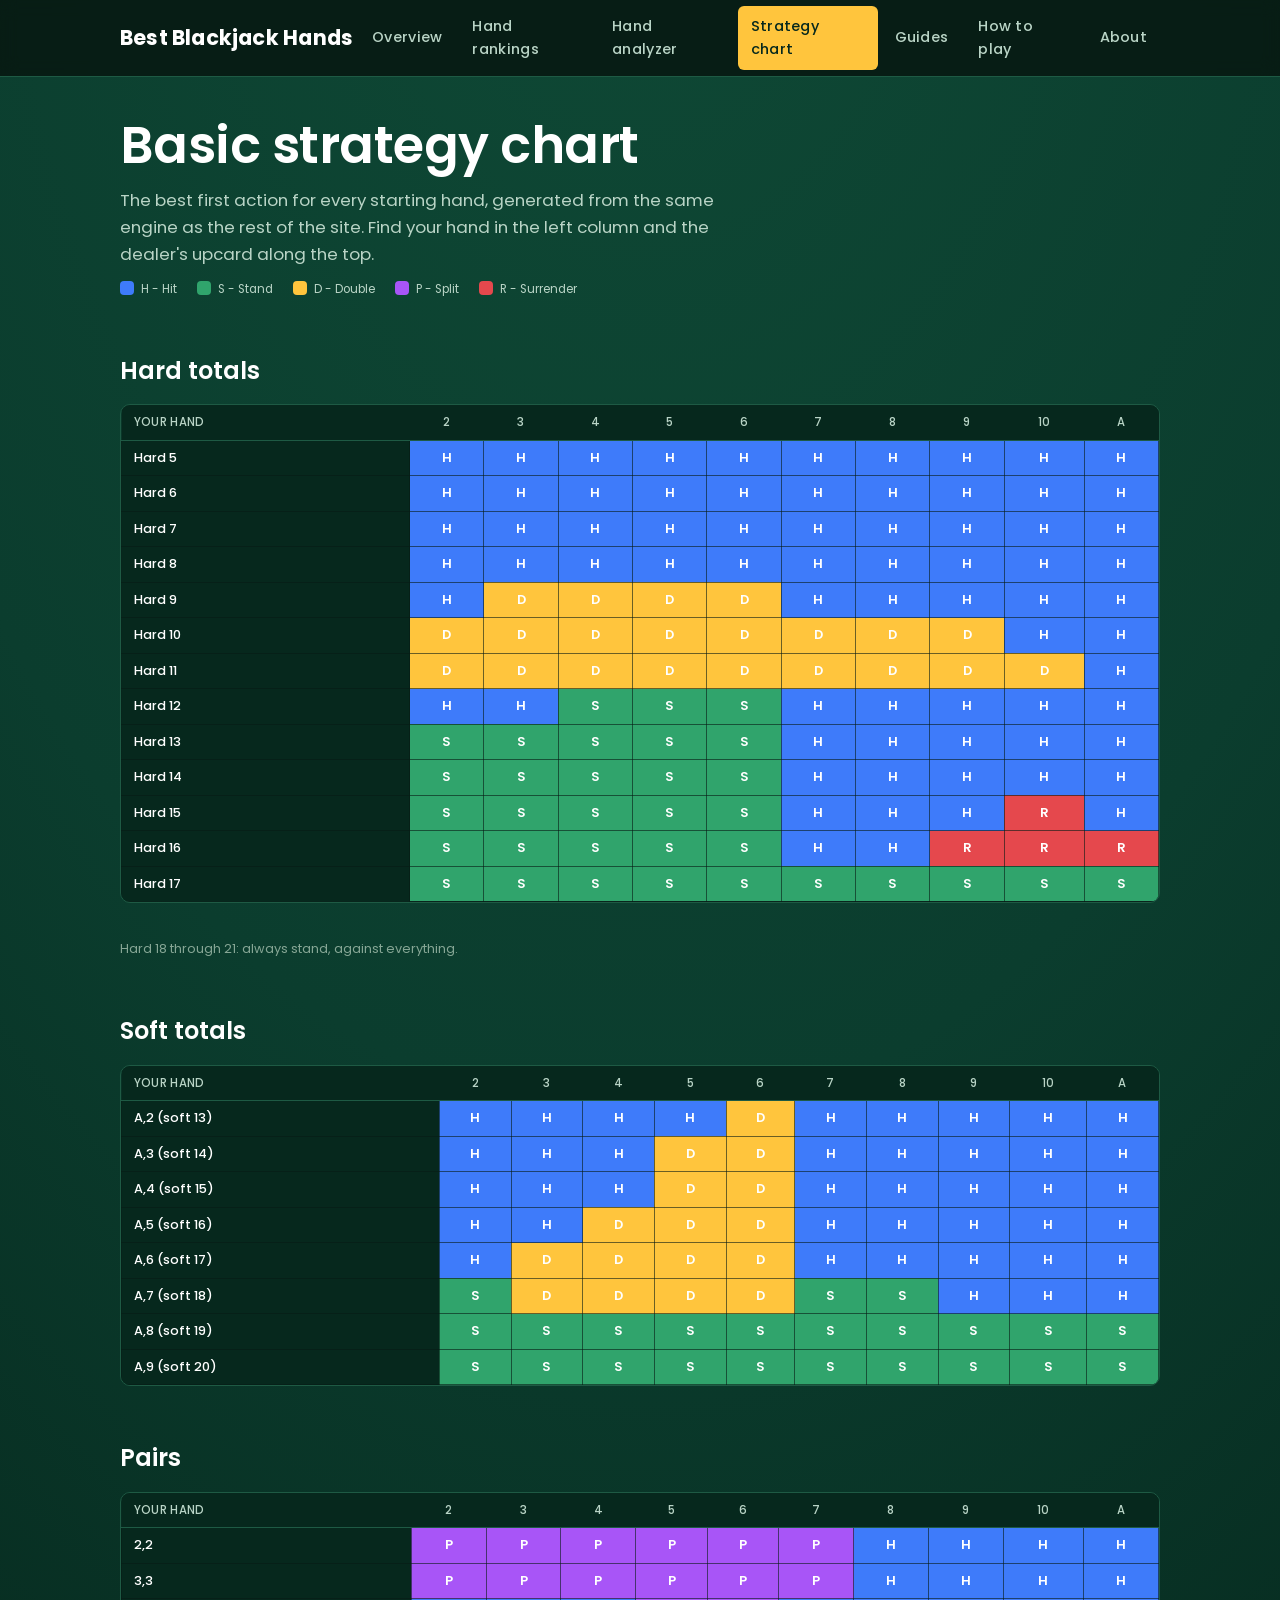
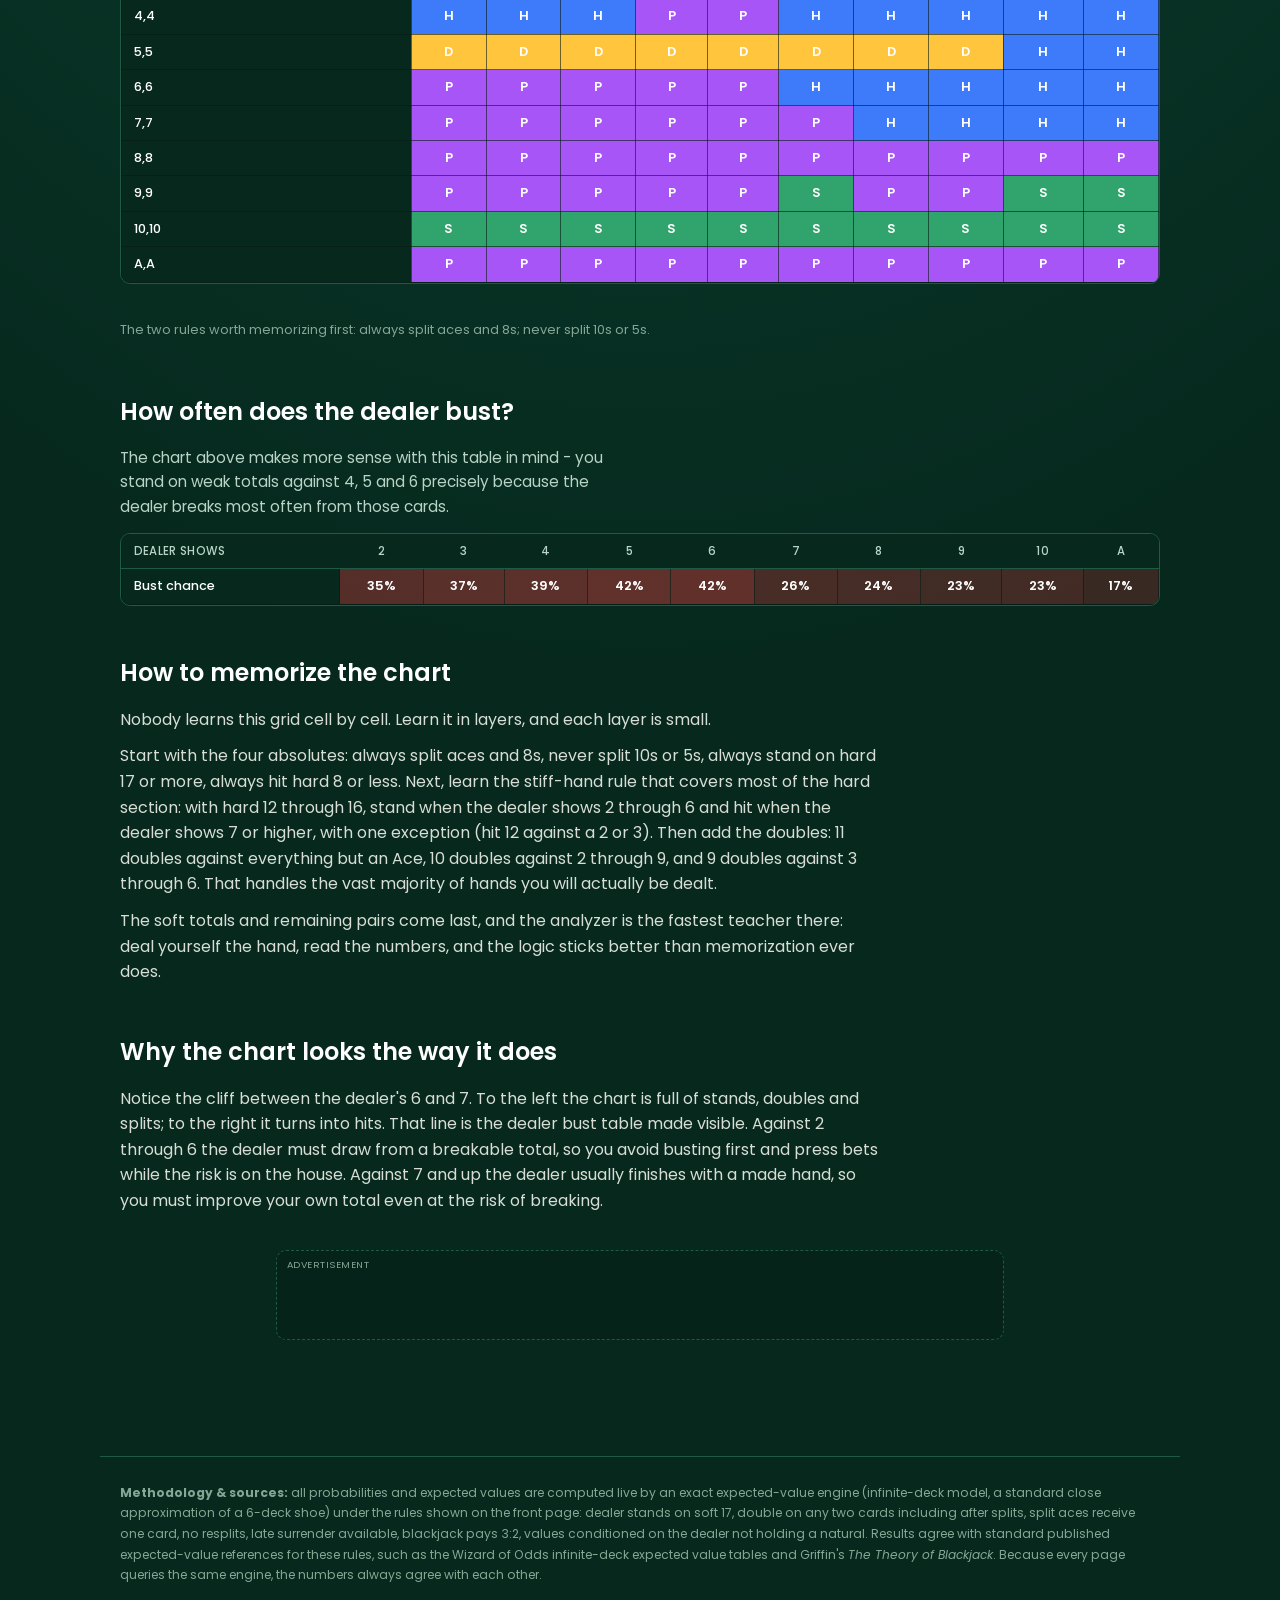
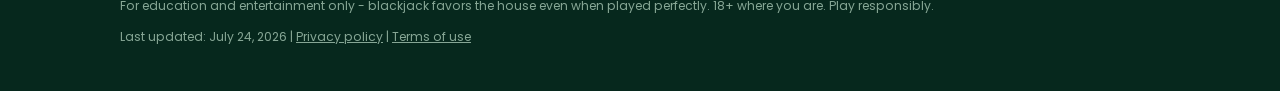
<file: chart.html>
<!DOCTYPE html>
<html lang="en">
<head>
<meta charset="UTF-8">
<meta name="viewport" content="width=device-width, initial-scale=1.0">
<title>Blackjack Basic Strategy Chart (6 Decks, S17) - Best Blackjack Hands</title>
<meta name="description" content="Color-coded blackjack basic strategy chart for six decks, dealer stands on soft 17: hard totals, soft totals, pairs, and dealer bust odds by upcard.">
<link rel="icon" type="image/png" sizes="512x512" href="favicon.png">
<link rel="apple-touch-icon" href="favicon.png">
<script async src="https://fundingchoicesmessages.google.com/i/pub-8707937416295070?ers=1"></script><script>(function() {function signalGooglefcPresent() {if (!window.frames['googlefcPresent']) {if (document.body) {const iframe = document.createElement('iframe'); iframe.style = 'width: 0; height: 0; border: none; z-index: -1000; left: -1000px; top: -1000px;'; iframe.style.display = 'none'; iframe.name = 'googlefcPresent'; document.body.appendChild(iframe);} else {setTimeout(signalGooglefcPresent, 0);}}}signalGooglefcPresent();})();</script>
<script async src="https://pagead2.googlesyndication.com/pagead/js/adsbygoogle.js?client=ca-pub-8707937416295070"
     crossorigin="anonymous"></script>
<link rel="preconnect" href="https://fonts.googleapis.com">
<link rel="preconnect" href="https://fonts.gstatic.com" crossorigin>
<link href="https://fonts.googleapis.com/css2?family=Poppins:wght@400;500;600;700&display=swap" rel="stylesheet">
<link rel="stylesheet" href="styles.css">
</head>
<body>

<nav class="nav" aria-label="Main">
  <div class="nav-inner">
    <a class="wordmark" href="index.html">Best Blackjack Hands</a>
    <button class="menu-toggle" aria-expanded="false" aria-controls="navlinks" aria-label="Open menu">Menu</button>
    <div class="navlinks" id="navlinks">
      <a class="navlink" href="index.html">Overview</a>
      <a class="navlink" href="rankings.html">Hand rankings</a>
      <a class="navlink" href="analyzer.html">Hand analyzer</a>
      <a class="navlink" href="chart.html" aria-current="page">Strategy chart</a>
      <a class="navlink" href="guides.html">Guides</a>
      <a class="navlink" href="rules.html">How to play</a>
      <a class="navlink" href="about.html">About</a>
    </div>
  </div>
</nav>
<script>
(function(){
  var t = document.querySelector(".menu-toggle"), n = document.getElementById("navlinks");
  if (t) t.addEventListener("click", function(){
    var open = n.classList.toggle("open");
    t.setAttribute("aria-expanded", String(open));
  });
})();
</script>

<!-- ============ STRATEGY CHART ============ -->
<main id="view-chart" class="view">
  <h1>Basic strategy chart</h1>
  <p class="lede">The best first action for every starting hand, generated from the same engine as the rest of the site. Find your hand in the left column and the dealer's upcard along the top.</p>
  <div class="chart-legend">
    <span><i class="c-H"></i>H - Hit</span>
    <span><i class="c-S"></i>S - Stand</span>
    <span><i class="c-D"></i>D - Double</span>
    <span><i class="c-P"></i>P - Split</span>
    <span><i class="c-R"></i>R - Surrender</span>
  </div>
  <h2>Hard totals</h2>
  <div class="chartwrap" id="chart-hard"></div>
  <p class="hero-note" style="text-align:left">Hard 18 through 21: always stand, against everything.</p>
  <h2>Soft totals</h2>
  <div class="chartwrap" id="chart-soft"></div>
  <h2>Pairs</h2>
  <div class="chartwrap" id="chart-pairs"></div>
  <p class="hero-note" style="text-align:left">The two rules worth memorizing first: always split aces and 8s; never split 10s or 5s.</p>
  <h2>How often does the dealer bust?</h2>
  <p class="lede" style="font-size:.95rem">The chart above makes more sense with this table in mind - you stand on weak totals against 4, 5 and 6 precisely because the dealer breaks most often from those cards.</p>
  <div class="chartwrap" id="chart-bust"></div>
  
  <div class="rules" style="max-width:760px">
    <h2>How to memorize the chart</h2>
    <p>Nobody learns this grid cell by cell. Learn it in layers, and each layer is small.</p>
    <p>Start with the four absolutes: always split aces and 8s, never split 10s or 5s, always stand on hard 17 or more, always hit hard 8 or less. Next, learn the stiff-hand rule that covers most of the hard section: with hard 12 through 16, stand when the dealer shows 2 through 6 and hit when the dealer shows 7 or higher, with one exception (hit 12 against a 2 or 3). Then add the doubles: 11 doubles against everything but an Ace, 10 doubles against 2 through 9, and 9 doubles against 3 through 6. That handles the vast majority of hands you will actually be dealt.</p>
    <p>The soft totals and remaining pairs come last, and the analyzer is the fastest teacher there: deal yourself the hand, read the numbers, and the logic sticks better than memorization ever does.</p>
    <h2>Why the chart looks the way it does</h2>
    <p>Notice the cliff between the dealer's 6 and 7. To the left the chart is full of stands, doubles and splits; to the right it turns into hits. That line is the dealer bust table made visible. Against 2 through 6 the dealer must draw from a breakable total, so you avoid busting first and press bets while the risk is on the house. Against 7 and up the dealer usually finishes with a made hand, so you must improve your own total even at the risk of breaking.</p>
  </div>

  <!-- AD SLOT: replace 7540887128 with your AdSense unit ID. -->
  <div class="ad-slot"><ins class="adsbygoogle" style="display:block;width:100%" data-ad-client="ca-pub-8707937416295070" data-ad-slot="7540887128" data-ad-format="auto" data-full-width-responsive="true"></ins></div>
</main>


<footer>
  <p><strong>Methodology &amp; sources:</strong> all probabilities and expected values are computed live by an exact expected-value engine (infinite-deck model, a standard close approximation of a 6-deck shoe) under the rules shown on the front page: dealer stands on soft 17, double on any two cards including after splits, split aces receive one card, no resplits, late surrender available, blackjack pays 3:2, values conditioned on the dealer not holding a natural. Results agree with standard published expected-value references for these rules, such as the Wizard of Odds infinite-deck expected value tables and Griffin's <em>The Theory of Blackjack</em>. Because every page queries the same engine, the numbers always agree with each other.</p>
  <p style="margin-top:10px">For education and entertainment only - blackjack favors the house even when played perfectly. 18+ where you are. Play responsibly.</p>
  <p style="margin-top:10px">Last updated: July 24, 2026 | <a href="privacy.html">Privacy policy</a> | <a href="terms.html">Terms of use</a></p>
</footer>

<!-- AD SLOT (mobile anchor): shown only 640px wide and narrower. Replace 7540887128 with your AdSense unit ID. -->
<div class="ad-anchor" id="ad-anchor">
  <button class="ad-close" aria-label="Close ad" onclick="document.getElementById('ad-anchor').remove();document.body.classList.remove('has-anchor')">Close</button>
  <ins class="adsbygoogle" style="display:block;width:320px;height:50px" data-ad-client="ca-pub-8707937416295070" data-ad-slot="7540887128" data-ad-format="auto" data-full-width-responsive="true"></ins>
</div>
<script>document.body.classList.add("has-anchor");</script>
<script src="engine.js"></script>
<script>
"use strict";
/* ================================================================
   Strategy chart page
   ================================================================ */
const CODE = {Stand:"S", Hit:"H", Double:"D", Split:"P", Surrender:"R"};
function chartTable(hands){
  let html = '<table class="chart"><thead><tr><th style="text-align:left;padding-left:12px">Your hand</th>';
  for (const up of UPCARDS) html += "<th>" + upLabel(up) + "</th>";
  html += "</tr></thead><tbody>";
  for (const h of hands){
    html += '<tr><td class="lbl">' + h.label + "</td>";
    for (const up of UPCARDS){
      const c = CODE[engineFor(up).analyze(h.t, h.soft, h.pair).best.name];
      html += '<td class="c-' + c + '">' + c + "</td>";
    }
    html += "</tr>";
  }
  return html + "</tbody></table>";
}
document.getElementById("chart-hard").innerHTML =
  chartTable(HANDS.filter(h => h.type === "hard" && h.t <= 17));
document.getElementById("chart-soft").innerHTML =
  chartTable(HANDS.filter(h => h.type === "soft"));
document.getElementById("chart-pairs").innerHTML =
  chartTable(HANDS.filter(h => h.type === "pair"));
document.getElementById("chart-bust").innerHTML = (() => {
  let html = '<table class="chart"><thead><tr><th style="text-align:left;padding-left:12px">Dealer shows</th>';
  for (const up of UPCARDS) html += "<th>" + upLabel(up) + "</th>";
  html += '</tr></thead><tbody><tr><td class="lbl">Bust chance</td>';
  for (const up of UPCARDS){
    const b = engineFor(up).dealerBust;
    html += '<td style="background:rgba(166,59,56,' + (0.15 + b) + ')">' + (100*b).toFixed(0) + "%</td>";
  }
  return html + "</tr></tbody></table>";
})();


</script>
<script>
document.querySelectorAll("ins.adsbygoogle:not([data-adsbygoogle-status])").forEach(ins => {
  if (ins.closest(".ad-anchor") && window.innerWidth > 640) return;
  try { (window.adsbygoogle = window.adsbygoogle || []).push({}); } catch(e) {}
});
</script>
</body>
</html>
</file>
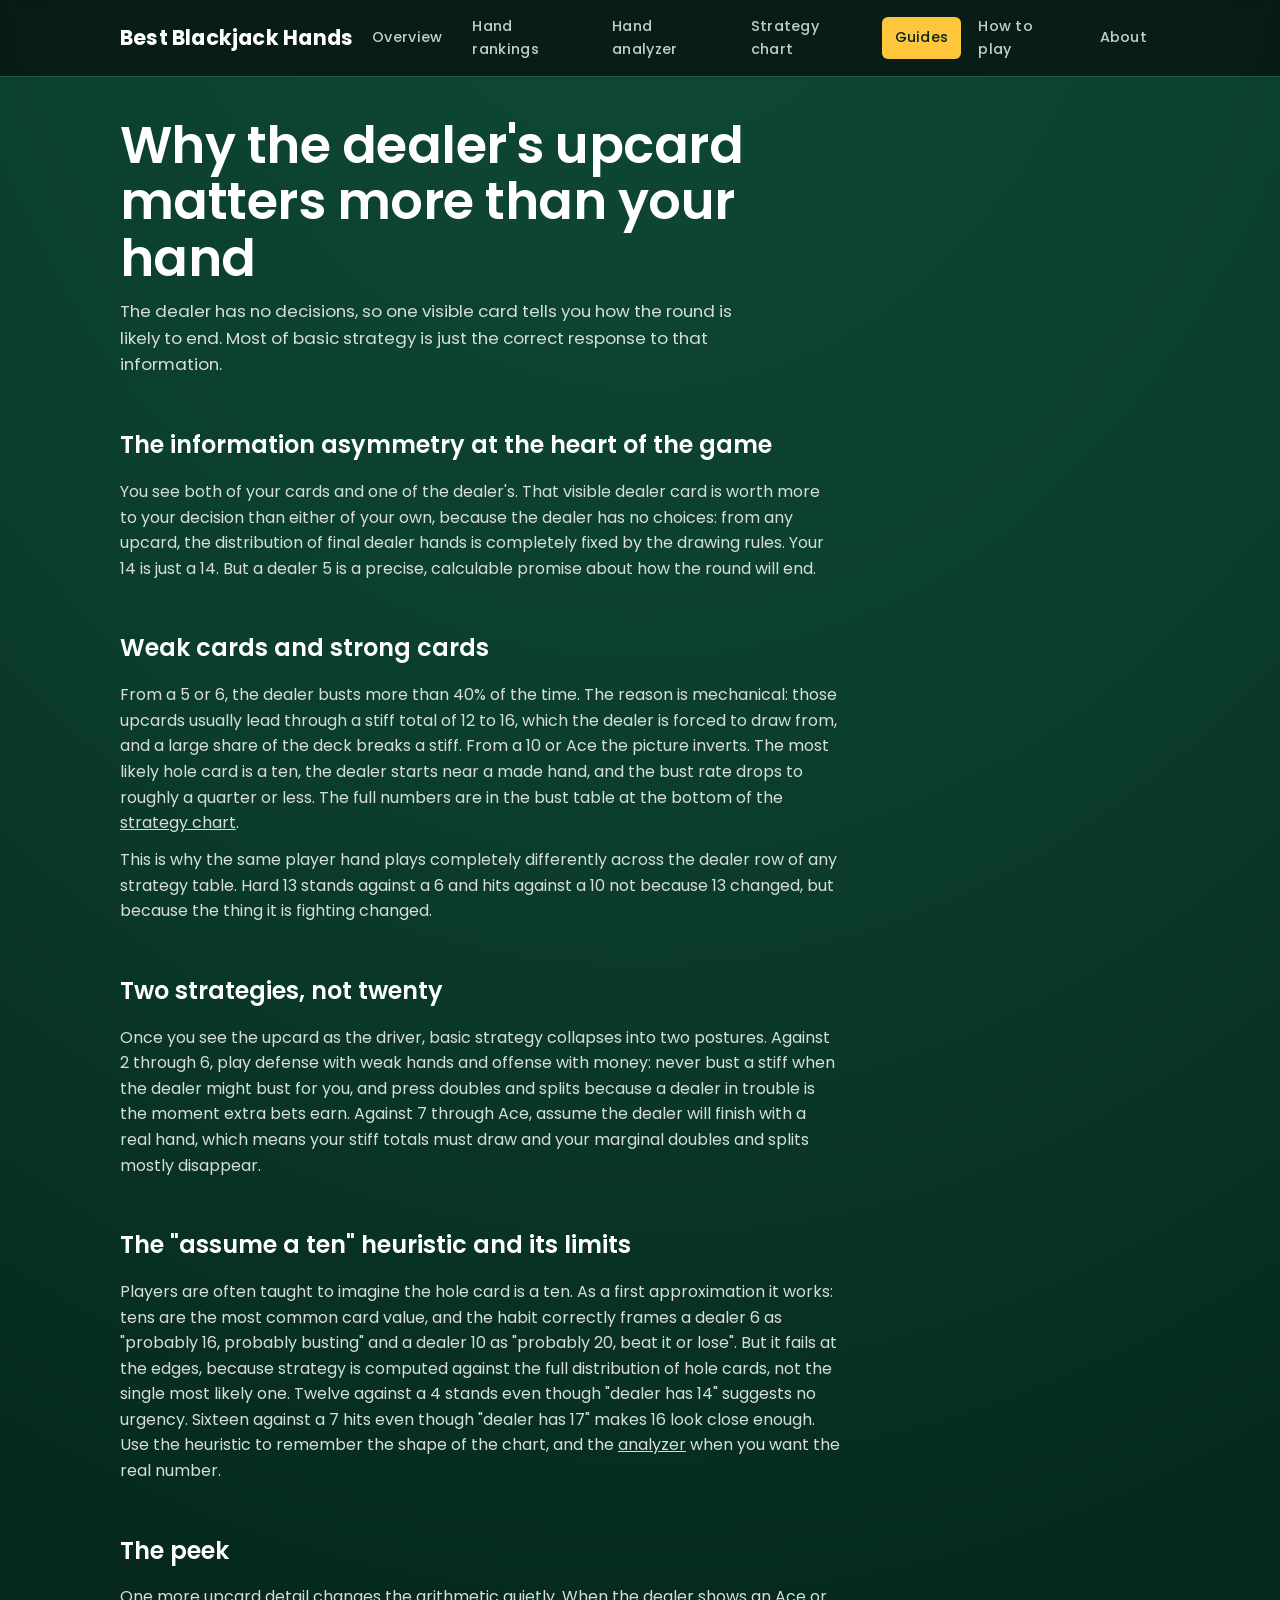
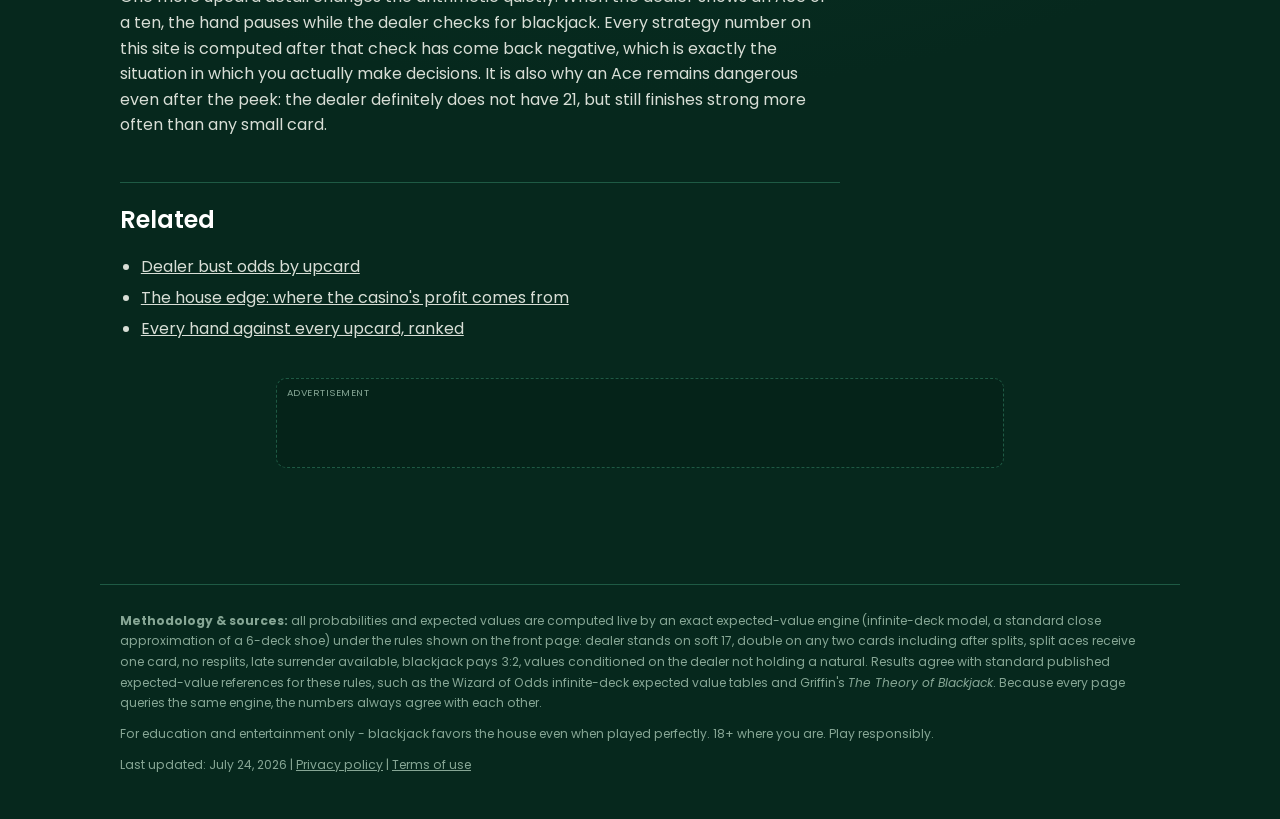
<file: guide-dealer-upcard.html>
<!DOCTYPE html>
<html lang="en">
<head>
<meta charset="UTF-8">
<meta name="viewport" content="width=device-width, initial-scale=1.0">
<title>Why the Dealer's Upcard Matters More Than Your Hand | Best Blackjack Hands</title>
<meta name="description" content="The dealer's upcard fixes the odds of every blackjack decision. How bust rates by upcard split the game into two strategies and drive the whole chart.">
<link rel="icon" type="image/png" sizes="512x512" href="favicon.png">
<link rel="apple-touch-icon" href="favicon.png">
<script async src="https://fundingchoicesmessages.google.com/i/pub-8707937416295070?ers=1"></script><script>(function() {function signalGooglefcPresent() {if (!window.frames['googlefcPresent']) {if (document.body) {const iframe = document.createElement('iframe'); iframe.style = 'width: 0; height: 0; border: none; z-index: -1000; left: -1000px; top: -1000px;'; iframe.style.display = 'none'; iframe.name = 'googlefcPresent'; document.body.appendChild(iframe);} else {setTimeout(signalGooglefcPresent, 0);}}}signalGooglefcPresent();})();</script>
<script async src="https://pagead2.googlesyndication.com/pagead/js/adsbygoogle.js?client=ca-pub-8707937416295070"
     crossorigin="anonymous"></script>
<link rel="preconnect" href="https://fonts.googleapis.com">
<link rel="preconnect" href="https://fonts.gstatic.com" crossorigin>
<link href="https://fonts.googleapis.com/css2?family=Poppins:wght@400;500;600;700&display=swap" rel="stylesheet">
<link rel="stylesheet" href="styles.css">
</head>
<body>

<nav class="nav" aria-label="Main">
  <div class="nav-inner">
    <a class="wordmark" href="index.html">Best Blackjack Hands</a>
    <button class="menu-toggle" aria-expanded="false" aria-controls="navlinks" aria-label="Open menu">Menu</button>
    <div class="navlinks" id="navlinks">
      <a class="navlink" href="index.html">Overview</a>
      <a class="navlink" href="rankings.html">Hand rankings</a>
      <a class="navlink" href="analyzer.html">Hand analyzer</a>
      <a class="navlink" href="chart.html">Strategy chart</a>
      <a class="navlink" href="guides.html" aria-current="page">Guides</a>
      <a class="navlink" href="rules.html">How to play</a>
      <a class="navlink" href="about.html">About</a>
    </div>
  </div>
</nav>
<script>
(function(){
  var t = document.querySelector(".menu-toggle"), n = document.getElementById("navlinks");
  if (t) t.addEventListener("click", function(){
    var open = n.classList.toggle("open");
    t.setAttribute("aria-expanded", String(open));
  });
})();
</script>

<main class="view">
  <div class="rules">
    <h1>Why the dealer's upcard matters more than your hand</h1>
    <p class="lede">The dealer has no decisions, so one visible card tells you how the round is likely to end. Most of basic strategy is just the correct response to that information.</p>

    <h2>The information asymmetry at the heart of the game</h2>
    <p>You see both of your cards and one of the dealer's. That visible dealer card is worth more to your decision than either of your own, because the dealer has no choices: from any upcard, the distribution of final dealer hands is completely fixed by the drawing rules. Your 14 is just a 14. But a dealer 5 is a precise, calculable promise about how the round will end.</p>
    <h2>Weak cards and strong cards</h2>
    <p>From a 5 or 6, the dealer busts more than 40% of the time. The reason is mechanical: those upcards usually lead through a stiff total of 12 to 16, which the dealer is forced to draw from, and a large share of the deck breaks a stiff. From a 10 or Ace the picture inverts. The most likely hole card is a ten, the dealer starts near a made hand, and the bust rate drops to roughly a quarter or less. The full numbers are in the bust table at the bottom of the <a href="chart.html">strategy chart</a>.</p>
    <p>This is why the same player hand plays completely differently across the dealer row of any strategy table. Hard 13 stands against a 6 and hits against a 10 not because 13 changed, but because the thing it is fighting changed.</p>
    <h2>Two strategies, not twenty</h2>
    <p>Once you see the upcard as the driver, basic strategy collapses into two postures. Against 2 through 6, play defense with weak hands and offense with money: never bust a stiff when the dealer might bust for you, and press doubles and splits because a dealer in trouble is the moment extra bets earn. Against 7 through Ace, assume the dealer will finish with a real hand, which means your stiff totals must draw and your marginal doubles and splits mostly disappear.</p>
    <h2>The "assume a ten" heuristic and its limits</h2>
    <p>Players are often taught to imagine the hole card is a ten. As a first approximation it works: tens are the most common card value, and the habit correctly frames a dealer 6 as "probably 16, probably busting" and a dealer 10 as "probably 20, beat it or lose". But it fails at the edges, because strategy is computed against the full distribution of hole cards, not the single most likely one. Twelve against a 4 stands even though "dealer has 14" suggests no urgency. Sixteen against a 7 hits even though "dealer has 17" makes 16 look close enough. Use the heuristic to remember the shape of the chart, and the <a href="analyzer.html">analyzer</a> when you want the real number.</p>
    <h2>The peek</h2>
    <p>One more upcard detail changes the arithmetic quietly. When the dealer shows an Ace or a ten, the hand pauses while the dealer checks for blackjack. Every strategy number on this site is computed after that check has come back negative, which is exactly the situation in which you actually make decisions. It is also why an Ace remains dangerous even after the peek: the dealer definitely does not have 21, but still finishes strong more often than any small card.</p>

    <div class="related">
      <h2>Related</h2>
      <ul>
      <li><a href="chart.html">Dealer bust odds by upcard</a></li>
      <li><a href="guide-house-edge.html">The house edge: where the casino's profit comes from</a></li>
      <li><a href="rankings.html">Every hand against every upcard, ranked</a></li>
      </ul>
    </div>
  </div>
  <!-- AD SLOT: replace 7540887128 with your AdSense unit ID. -->
  <div class="ad-slot"><ins class="adsbygoogle" style="display:block;width:100%" data-ad-client="ca-pub-8707937416295070" data-ad-slot="7540887128" data-ad-format="auto" data-full-width-responsive="true"></ins></div>
</main>

<footer>
  <p><strong>Methodology &amp; sources:</strong> all probabilities and expected values are computed live by an exact expected-value engine (infinite-deck model, a standard close approximation of a 6-deck shoe) under the rules shown on the front page: dealer stands on soft 17, double on any two cards including after splits, split aces receive one card, no resplits, late surrender available, blackjack pays 3:2, values conditioned on the dealer not holding a natural. Results agree with standard published expected-value references for these rules, such as the Wizard of Odds infinite-deck expected value tables and Griffin's <em>The Theory of Blackjack</em>. Because every page queries the same engine, the numbers always agree with each other.</p>
  <p style="margin-top:10px">For education and entertainment only - blackjack favors the house even when played perfectly. 18+ where you are. Play responsibly.</p>
  <p style="margin-top:10px">Last updated: July 24, 2026 | <a href="privacy.html">Privacy policy</a> | <a href="terms.html">Terms of use</a></p>
</footer>
<!-- AD SLOT (mobile anchor): shown only 640px wide and narrower. Replace 7540887128 with your AdSense unit ID. -->
<div class="ad-anchor" id="ad-anchor">
  <button class="ad-close" aria-label="Close ad" onclick="document.getElementById('ad-anchor').remove();document.body.classList.remove('has-anchor')">Close</button>
  <ins class="adsbygoogle" style="display:block;width:320px;height:50px" data-ad-client="ca-pub-8707937416295070" data-ad-slot="7540887128" data-ad-format="auto" data-full-width-responsive="true"></ins>
</div>
<script>document.body.classList.add("has-anchor");</script>
<script>
document.querySelectorAll("ins.adsbygoogle:not([data-adsbygoogle-status])").forEach(ins => {
  if (ins.closest(".ad-anchor") && window.innerWidth > 640) return;
  try { (window.adsbygoogle = window.adsbygoogle || []).push({}); } catch(e) {}
});
</script>
</body>
</html>
</file>
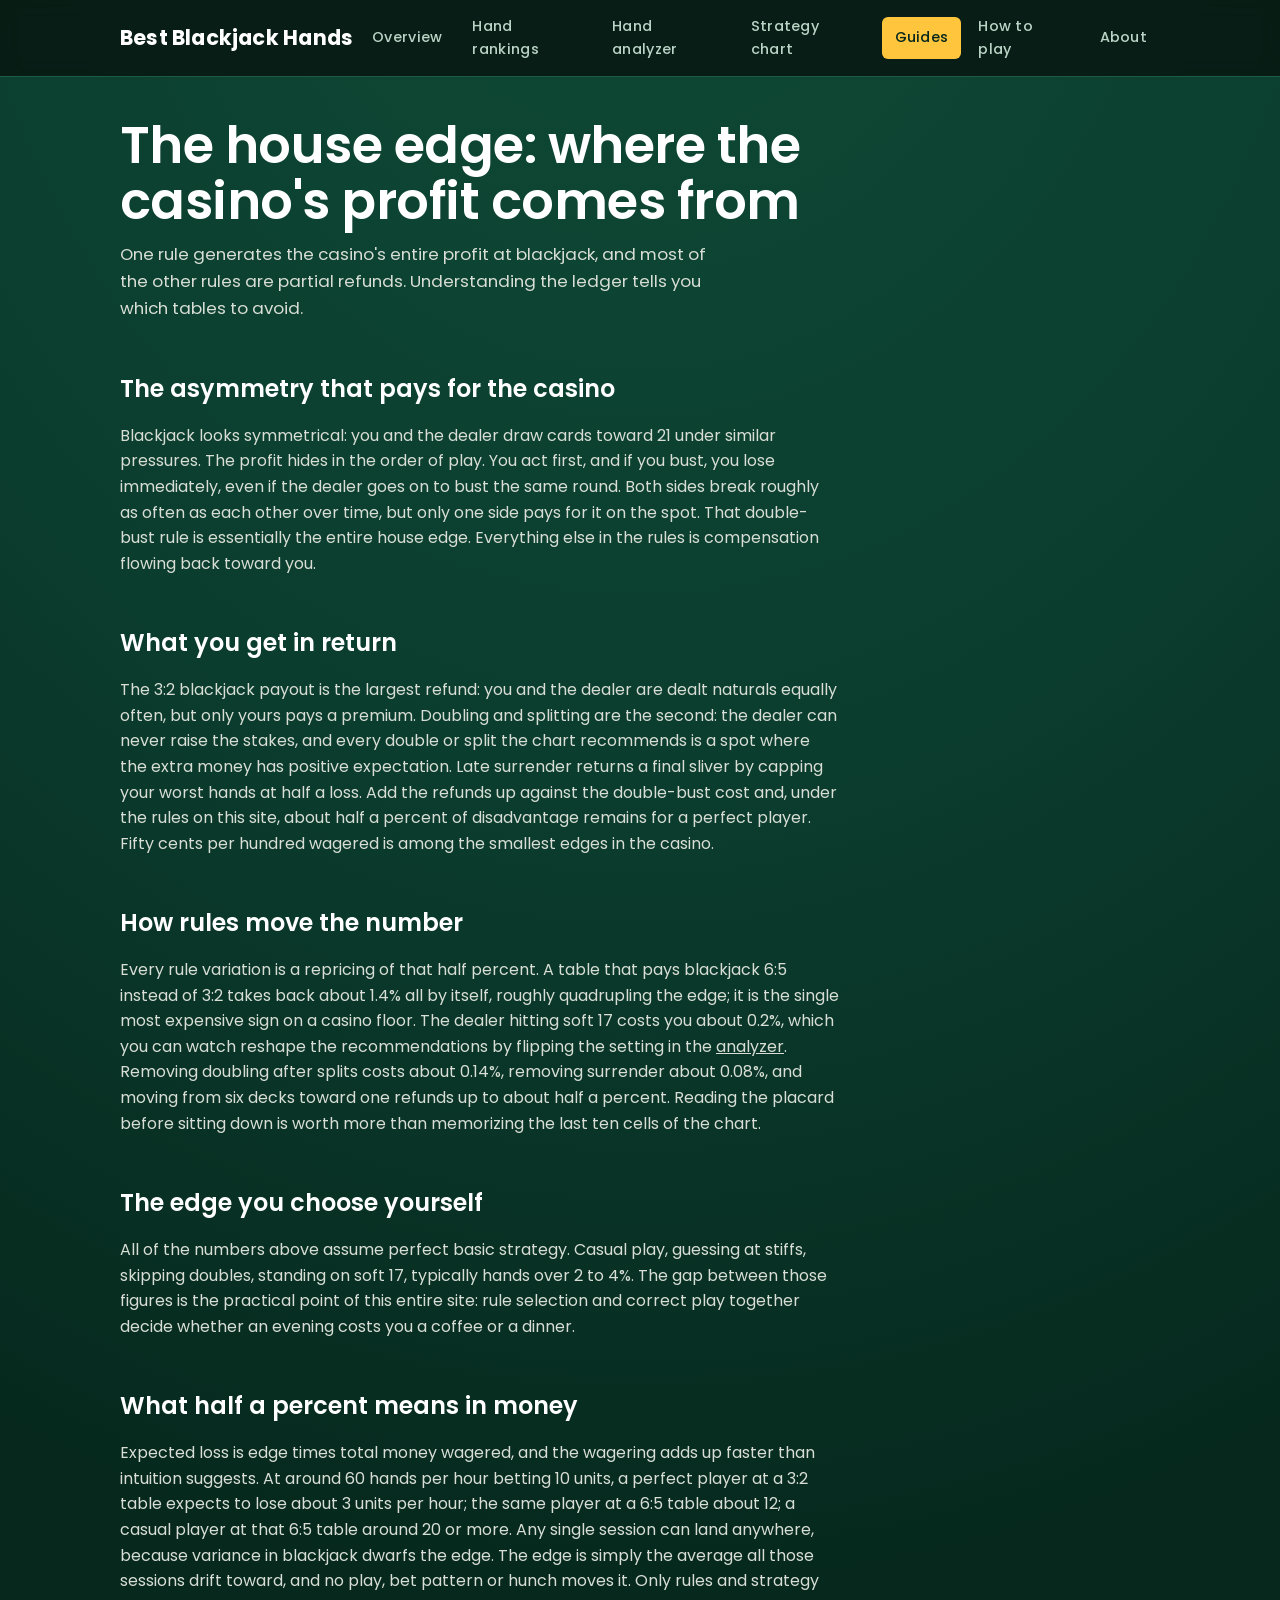
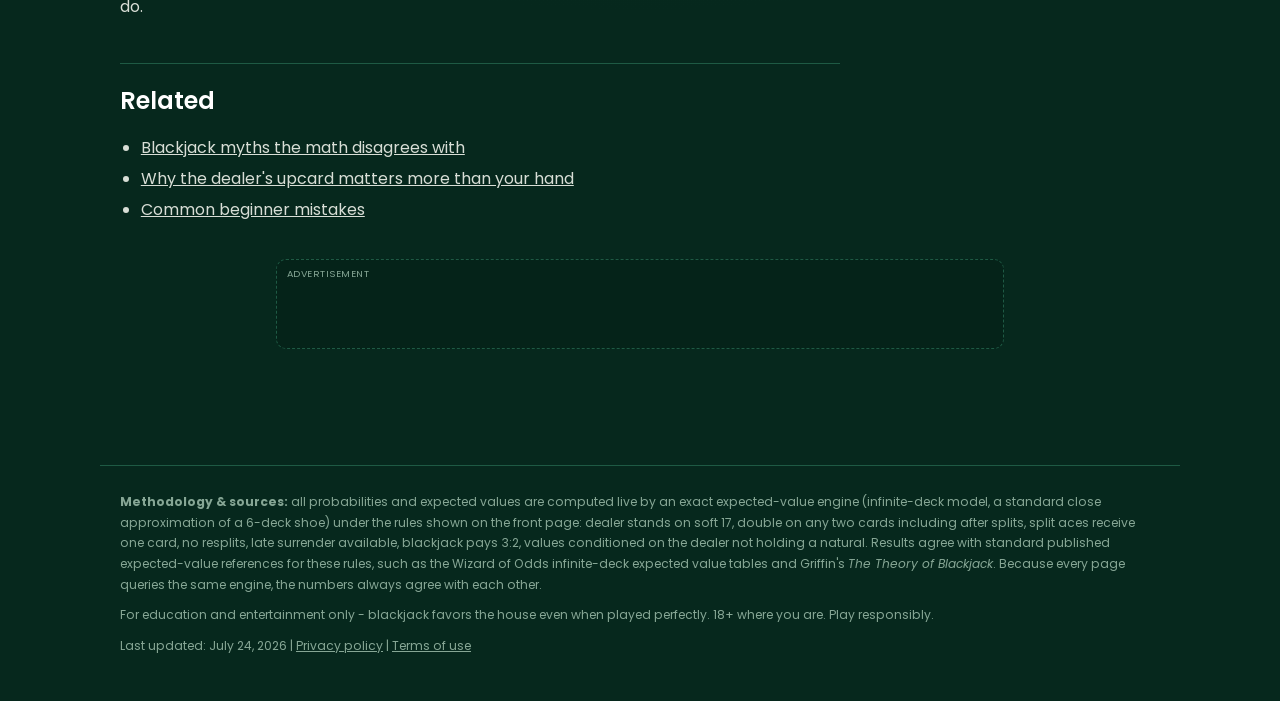
<file: guide-house-edge.html>
<!DOCTYPE html>
<html lang="en">
<head>
<meta charset="UTF-8">
<meta name="viewport" content="width=device-width, initial-scale=1.0">
<title>The Blackjack House Edge Explained | Best Blackjack Hands</title>
<meta name="description" content="Where the casino's blackjack profit comes from: the double-bust asymmetry, what 3:2 payouts refund, how each rule change reprices the game, and what the edge costs per hour.">
<link rel="icon" type="image/png" sizes="512x512" href="favicon.png">
<link rel="apple-touch-icon" href="favicon.png">
<script async src="https://fundingchoicesmessages.google.com/i/pub-8707937416295070?ers=1"></script><script>(function() {function signalGooglefcPresent() {if (!window.frames['googlefcPresent']) {if (document.body) {const iframe = document.createElement('iframe'); iframe.style = 'width: 0; height: 0; border: none; z-index: -1000; left: -1000px; top: -1000px;'; iframe.style.display = 'none'; iframe.name = 'googlefcPresent'; document.body.appendChild(iframe);} else {setTimeout(signalGooglefcPresent, 0);}}}signalGooglefcPresent();})();</script>
<script async src="https://pagead2.googlesyndication.com/pagead/js/adsbygoogle.js?client=ca-pub-8707937416295070"
     crossorigin="anonymous"></script>
<link rel="preconnect" href="https://fonts.googleapis.com">
<link rel="preconnect" href="https://fonts.gstatic.com" crossorigin>
<link href="https://fonts.googleapis.com/css2?family=Poppins:wght@400;500;600;700&display=swap" rel="stylesheet">
<link rel="stylesheet" href="styles.css">
</head>
<body>

<nav class="nav" aria-label="Main">
  <div class="nav-inner">
    <a class="wordmark" href="index.html">Best Blackjack Hands</a>
    <button class="menu-toggle" aria-expanded="false" aria-controls="navlinks" aria-label="Open menu">Menu</button>
    <div class="navlinks" id="navlinks">
      <a class="navlink" href="index.html">Overview</a>
      <a class="navlink" href="rankings.html">Hand rankings</a>
      <a class="navlink" href="analyzer.html">Hand analyzer</a>
      <a class="navlink" href="chart.html">Strategy chart</a>
      <a class="navlink" href="guides.html" aria-current="page">Guides</a>
      <a class="navlink" href="rules.html">How to play</a>
      <a class="navlink" href="about.html">About</a>
    </div>
  </div>
</nav>
<script>
(function(){
  var t = document.querySelector(".menu-toggle"), n = document.getElementById("navlinks");
  if (t) t.addEventListener("click", function(){
    var open = n.classList.toggle("open");
    t.setAttribute("aria-expanded", String(open));
  });
})();
</script>

<main class="view">
  <div class="rules">
    <h1>The house edge: where the casino's profit comes from</h1>
    <p class="lede">One rule generates the casino's entire profit at blackjack, and most of the other rules are partial refunds. Understanding the ledger tells you which tables to avoid.</p>

    <h2>The asymmetry that pays for the casino</h2>
    <p>Blackjack looks symmetrical: you and the dealer draw cards toward 21 under similar pressures. The profit hides in the order of play. You act first, and if you bust, you lose immediately, even if the dealer goes on to bust the same round. Both sides break roughly as often as each other over time, but only one side pays for it on the spot. That double-bust rule is essentially the entire house edge. Everything else in the rules is compensation flowing back toward you.</p>
    <h2>What you get in return</h2>
    <p>The 3:2 blackjack payout is the largest refund: you and the dealer are dealt naturals equally often, but only yours pays a premium. Doubling and splitting are the second: the dealer can never raise the stakes, and every double or split the chart recommends is a spot where the extra money has positive expectation. Late surrender returns a final sliver by capping your worst hands at half a loss. Add the refunds up against the double-bust cost and, under the rules on this site, about half a percent of disadvantage remains for a perfect player. Fifty cents per hundred wagered is among the smallest edges in the casino.</p>
    <h2>How rules move the number</h2>
    <p>Every rule variation is a repricing of that half percent. A table that pays blackjack 6:5 instead of 3:2 takes back about 1.4% all by itself, roughly quadrupling the edge; it is the single most expensive sign on a casino floor. The dealer hitting soft 17 costs you about 0.2%, which you can watch reshape the recommendations by flipping the setting in the <a href="analyzer.html">analyzer</a>. Removing doubling after splits costs about 0.14%, removing surrender about 0.08%, and moving from six decks toward one refunds up to about half a percent. Reading the placard before sitting down is worth more than memorizing the last ten cells of the chart.</p>
    <h2>The edge you choose yourself</h2>
    <p>All of the numbers above assume perfect basic strategy. Casual play, guessing at stiffs, skipping doubles, standing on soft 17, typically hands over 2 to 4%. The gap between those figures is the practical point of this entire site: rule selection and correct play together decide whether an evening costs you a coffee or a dinner.</p>
    <h2>What half a percent means in money</h2>
    <p>Expected loss is edge times total money wagered, and the wagering adds up faster than intuition suggests. At around 60 hands per hour betting 10 units, a perfect player at a 3:2 table expects to lose about 3 units per hour; the same player at a 6:5 table about 12; a casual player at that 6:5 table around 20 or more. Any single session can land anywhere, because variance in blackjack dwarfs the edge. The edge is simply the average all those sessions drift toward, and no play, bet pattern or hunch moves it. Only rules and strategy do.</p>

    <div class="related">
      <h2>Related</h2>
      <ul>
      <li><a href="guide-myths.html">Blackjack myths the math disagrees with</a></li>
      <li><a href="guide-dealer-upcard.html">Why the dealer's upcard matters more than your hand</a></li>
      <li><a href="rules.html">Common beginner mistakes</a></li>
      </ul>
    </div>
  </div>
  <!-- AD SLOT: replace 7540887128 with your AdSense unit ID. -->
  <div class="ad-slot"><ins class="adsbygoogle" style="display:block;width:100%" data-ad-client="ca-pub-8707937416295070" data-ad-slot="7540887128" data-ad-format="auto" data-full-width-responsive="true"></ins></div>
</main>

<footer>
  <p><strong>Methodology &amp; sources:</strong> all probabilities and expected values are computed live by an exact expected-value engine (infinite-deck model, a standard close approximation of a 6-deck shoe) under the rules shown on the front page: dealer stands on soft 17, double on any two cards including after splits, split aces receive one card, no resplits, late surrender available, blackjack pays 3:2, values conditioned on the dealer not holding a natural. Results agree with standard published expected-value references for these rules, such as the Wizard of Odds infinite-deck expected value tables and Griffin's <em>The Theory of Blackjack</em>. Because every page queries the same engine, the numbers always agree with each other.</p>
  <p style="margin-top:10px">For education and entertainment only - blackjack favors the house even when played perfectly. 18+ where you are. Play responsibly.</p>
  <p style="margin-top:10px">Last updated: July 24, 2026 | <a href="privacy.html">Privacy policy</a> | <a href="terms.html">Terms of use</a></p>
</footer>
<!-- AD SLOT (mobile anchor): shown only 640px wide and narrower. Replace 7540887128 with your AdSense unit ID. -->
<div class="ad-anchor" id="ad-anchor">
  <button class="ad-close" aria-label="Close ad" onclick="document.getElementById('ad-anchor').remove();document.body.classList.remove('has-anchor')">Close</button>
  <ins class="adsbygoogle" style="display:block;width:320px;height:50px" data-ad-client="ca-pub-8707937416295070" data-ad-slot="7540887128" data-ad-format="auto" data-full-width-responsive="true"></ins>
</div>
<script>document.body.classList.add("has-anchor");</script>
<script>
document.querySelectorAll("ins.adsbygoogle:not([data-adsbygoogle-status])").forEach(ins => {
  if (ins.closest(".ad-anchor") && window.innerWidth > 640) return;
  try { (window.adsbygoogle = window.adsbygoogle || []).push({}); } catch(e) {}
});
</script>
</body>
</html>
</file>
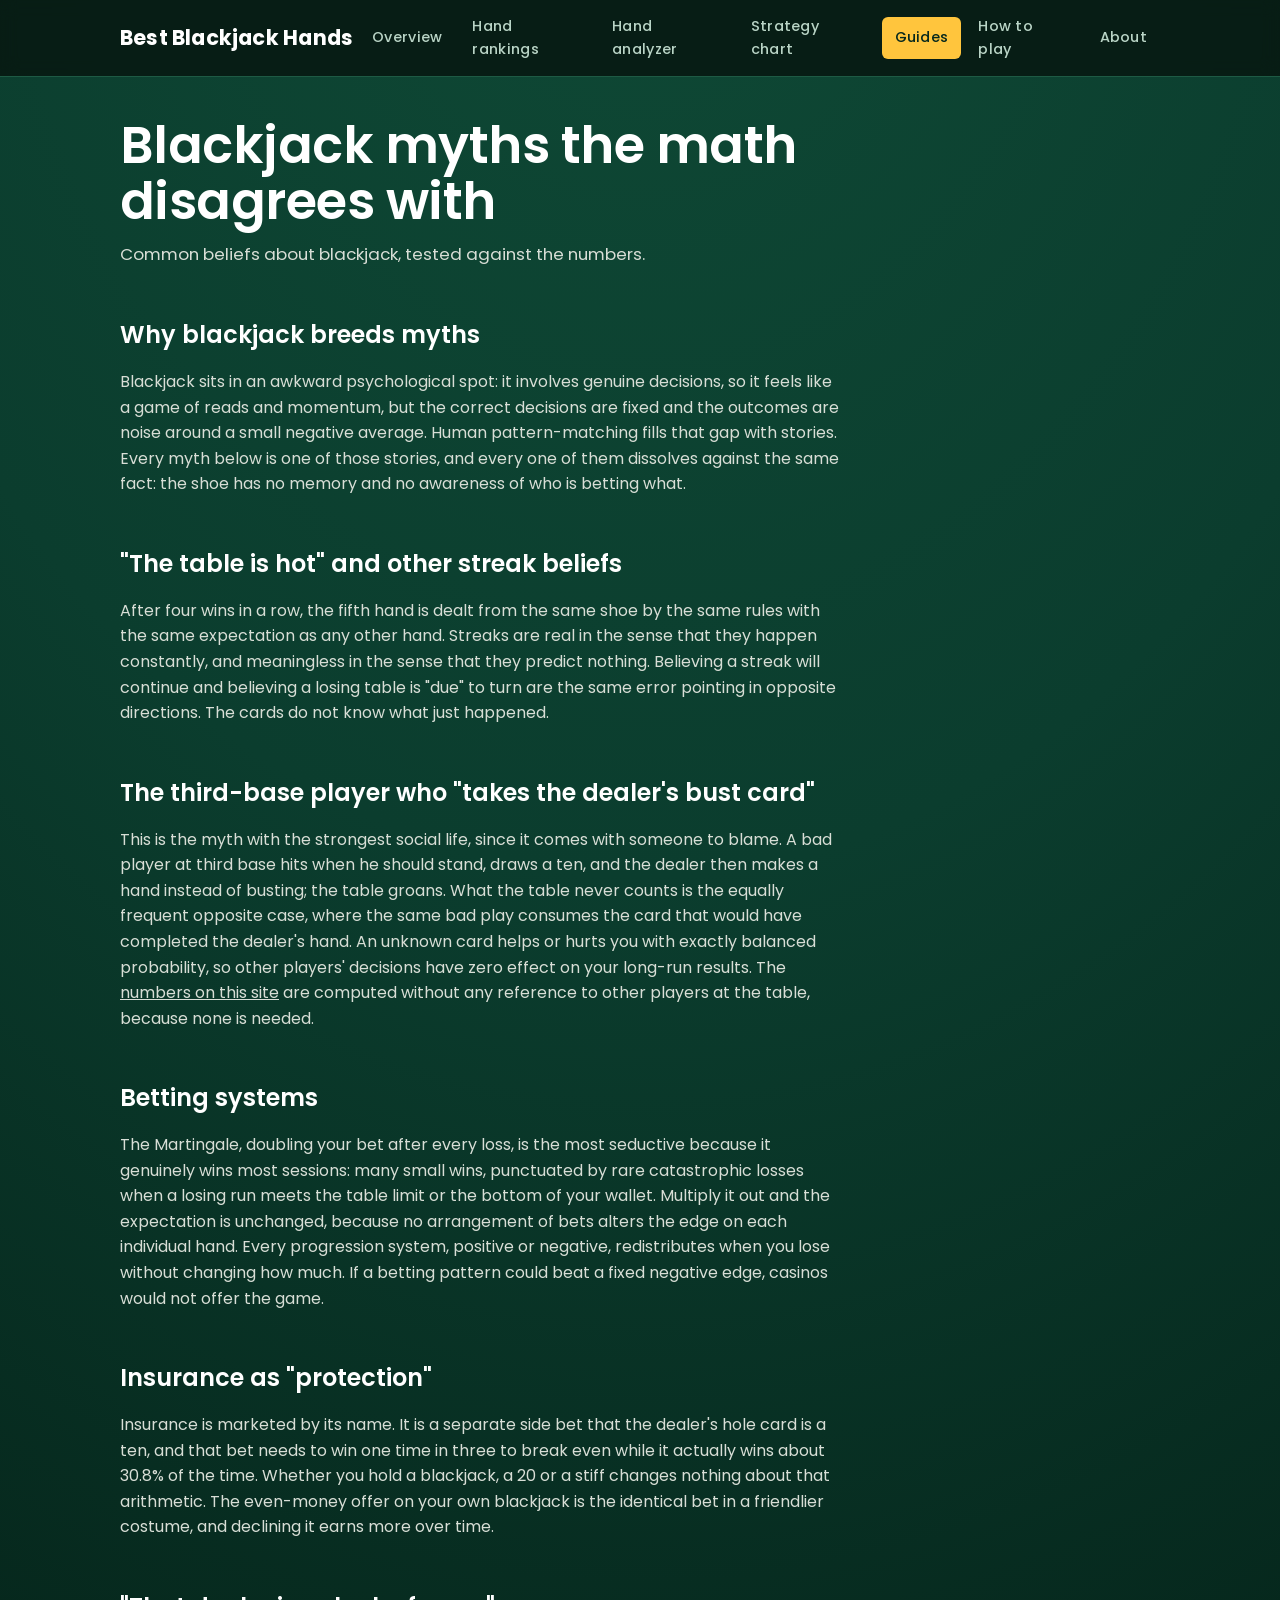
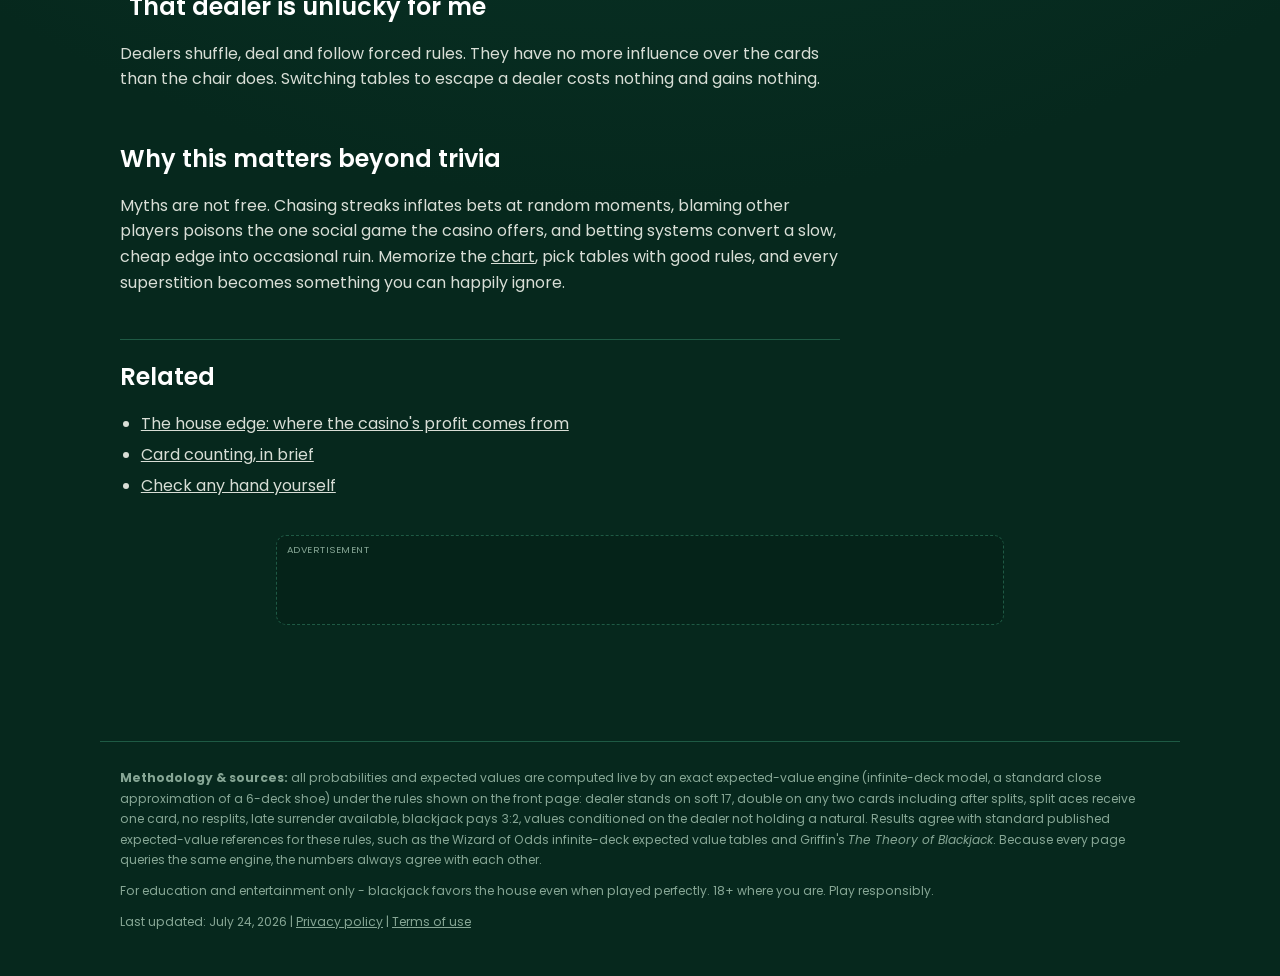
<file: guide-myths.html>
<!DOCTYPE html>
<html lang="en">
<head>
<meta charset="UTF-8">
<meta name="viewport" content="width=device-width, initial-scale=1.0">
<title>Blackjack Myths the Math Disagrees With | Best Blackjack Hands</title>
<meta name="description" content="Streaks, the third-base player taking the dealer's bust card, Martingale betting and insurance as protection: popular blackjack beliefs tested against the numbers.">
<link rel="icon" type="image/png" sizes="512x512" href="favicon.png">
<link rel="apple-touch-icon" href="favicon.png">
<script async src="https://fundingchoicesmessages.google.com/i/pub-8707937416295070?ers=1"></script><script>(function() {function signalGooglefcPresent() {if (!window.frames['googlefcPresent']) {if (document.body) {const iframe = document.createElement('iframe'); iframe.style = 'width: 0; height: 0; border: none; z-index: -1000; left: -1000px; top: -1000px;'; iframe.style.display = 'none'; iframe.name = 'googlefcPresent'; document.body.appendChild(iframe);} else {setTimeout(signalGooglefcPresent, 0);}}}signalGooglefcPresent();})();</script>
<script async src="https://pagead2.googlesyndication.com/pagead/js/adsbygoogle.js?client=ca-pub-8707937416295070"
     crossorigin="anonymous"></script>
<link rel="preconnect" href="https://fonts.googleapis.com">
<link rel="preconnect" href="https://fonts.gstatic.com" crossorigin>
<link href="https://fonts.googleapis.com/css2?family=Poppins:wght@400;500;600;700&display=swap" rel="stylesheet">
<link rel="stylesheet" href="styles.css">
</head>
<body>

<nav class="nav" aria-label="Main">
  <div class="nav-inner">
    <a class="wordmark" href="index.html">Best Blackjack Hands</a>
    <button class="menu-toggle" aria-expanded="false" aria-controls="navlinks" aria-label="Open menu">Menu</button>
    <div class="navlinks" id="navlinks">
      <a class="navlink" href="index.html">Overview</a>
      <a class="navlink" href="rankings.html">Hand rankings</a>
      <a class="navlink" href="analyzer.html">Hand analyzer</a>
      <a class="navlink" href="chart.html">Strategy chart</a>
      <a class="navlink" href="guides.html" aria-current="page">Guides</a>
      <a class="navlink" href="rules.html">How to play</a>
      <a class="navlink" href="about.html">About</a>
    </div>
  </div>
</nav>
<script>
(function(){
  var t = document.querySelector(".menu-toggle"), n = document.getElementById("navlinks");
  if (t) t.addEventListener("click", function(){
    var open = n.classList.toggle("open");
    t.setAttribute("aria-expanded", String(open));
  });
})();
</script>

<main class="view">
  <div class="rules">
    <h1>Blackjack myths the math disagrees with</h1>
    <p class="lede">Common beliefs about blackjack, tested against the numbers.</p>

    <h2>Why blackjack breeds myths</h2>
    <p>Blackjack sits in an awkward psychological spot: it involves genuine decisions, so it feels like a game of reads and momentum, but the correct decisions are fixed and the outcomes are noise around a small negative average. Human pattern-matching fills that gap with stories. Every myth below is one of those stories, and every one of them dissolves against the same fact: the shoe has no memory and no awareness of who is betting what.</p>
    <h2>"The table is hot" and other streak beliefs</h2>
    <p>After four wins in a row, the fifth hand is dealt from the same shoe by the same rules with the same expectation as any other hand. Streaks are real in the sense that they happen constantly, and meaningless in the sense that they predict nothing. Believing a streak will continue and believing a losing table is "due" to turn are the same error pointing in opposite directions. The cards do not know what just happened.</p>
    <h2>The third-base player who "takes the dealer's bust card"</h2>
    <p>This is the myth with the strongest social life, since it comes with someone to blame. A bad player at third base hits when he should stand, draws a ten, and the dealer then makes a hand instead of busting; the table groans. What the table never counts is the equally frequent opposite case, where the same bad play consumes the card that would have completed the dealer's hand. An unknown card helps or hurts you with exactly balanced probability, so other players' decisions have zero effect on your long-run results. The <a href="rankings.html">numbers on this site</a> are computed without any reference to other players at the table, because none is needed.</p>
    <h2>Betting systems</h2>
    <p>The Martingale, doubling your bet after every loss, is the most seductive because it genuinely wins most sessions: many small wins, punctuated by rare catastrophic losses when a losing run meets the table limit or the bottom of your wallet. Multiply it out and the expectation is unchanged, because no arrangement of bets alters the edge on each individual hand. Every progression system, positive or negative, redistributes when you lose without changing how much. If a betting pattern could beat a fixed negative edge, casinos would not offer the game.</p>
    <h2>Insurance as "protection"</h2>
    <p>Insurance is marketed by its name. It is a separate side bet that the dealer's hole card is a ten, and that bet needs to win one time in three to break even while it actually wins about 30.8% of the time. Whether you hold a blackjack, a 20 or a stiff changes nothing about that arithmetic. The even-money offer on your own blackjack is the identical bet in a friendlier costume, and declining it earns more over time.</p>
    <h2>"That dealer is unlucky for me"</h2>
    <p>Dealers shuffle, deal and follow forced rules. They have no more influence over the cards than the chair does. Switching tables to escape a dealer costs nothing and gains nothing.</p>
    <h2>Why this matters beyond trivia</h2>
    <p>Myths are not free. Chasing streaks inflates bets at random moments, blaming other players poisons the one social game the casino offers, and betting systems convert a slow, cheap edge into occasional ruin. Memorize the <a href="chart.html">chart</a>, pick tables with good rules, and every superstition becomes something you can happily ignore.</p>

    <div class="related">
      <h2>Related</h2>
      <ul>
      <li><a href="guide-house-edge.html">The house edge: where the casino's profit comes from</a></li>
      <li><a href="rules.html">Card counting, in brief</a></li>
      <li><a href="analyzer.html">Check any hand yourself</a></li>
      </ul>
    </div>
  </div>
  <!-- AD SLOT: replace 7540887128 with your AdSense unit ID. -->
  <div class="ad-slot"><ins class="adsbygoogle" style="display:block;width:100%" data-ad-client="ca-pub-8707937416295070" data-ad-slot="7540887128" data-ad-format="auto" data-full-width-responsive="true"></ins></div>
</main>

<footer>
  <p><strong>Methodology &amp; sources:</strong> all probabilities and expected values are computed live by an exact expected-value engine (infinite-deck model, a standard close approximation of a 6-deck shoe) under the rules shown on the front page: dealer stands on soft 17, double on any two cards including after splits, split aces receive one card, no resplits, late surrender available, blackjack pays 3:2, values conditioned on the dealer not holding a natural. Results agree with standard published expected-value references for these rules, such as the Wizard of Odds infinite-deck expected value tables and Griffin's <em>The Theory of Blackjack</em>. Because every page queries the same engine, the numbers always agree with each other.</p>
  <p style="margin-top:10px">For education and entertainment only - blackjack favors the house even when played perfectly. 18+ where you are. Play responsibly.</p>
  <p style="margin-top:10px">Last updated: July 24, 2026 | <a href="privacy.html">Privacy policy</a> | <a href="terms.html">Terms of use</a></p>
</footer>
<!-- AD SLOT (mobile anchor): shown only 640px wide and narrower. Replace 7540887128 with your AdSense unit ID. -->
<div class="ad-anchor" id="ad-anchor">
  <button class="ad-close" aria-label="Close ad" onclick="document.getElementById('ad-anchor').remove();document.body.classList.remove('has-anchor')">Close</button>
  <ins class="adsbygoogle" style="display:block;width:320px;height:50px" data-ad-client="ca-pub-8707937416295070" data-ad-slot="7540887128" data-ad-format="auto" data-full-width-responsive="true"></ins>
</div>
<script>document.body.classList.add("has-anchor");</script>
<script>
document.querySelectorAll("ins.adsbygoogle:not([data-adsbygoogle-status])").forEach(ins => {
  if (ins.closest(".ad-anchor") && window.innerWidth > 640) return;
  try { (window.adsbygoogle = window.adsbygoogle || []).push({}); } catch(e) {}
});
</script>
</body>
</html>
</file>
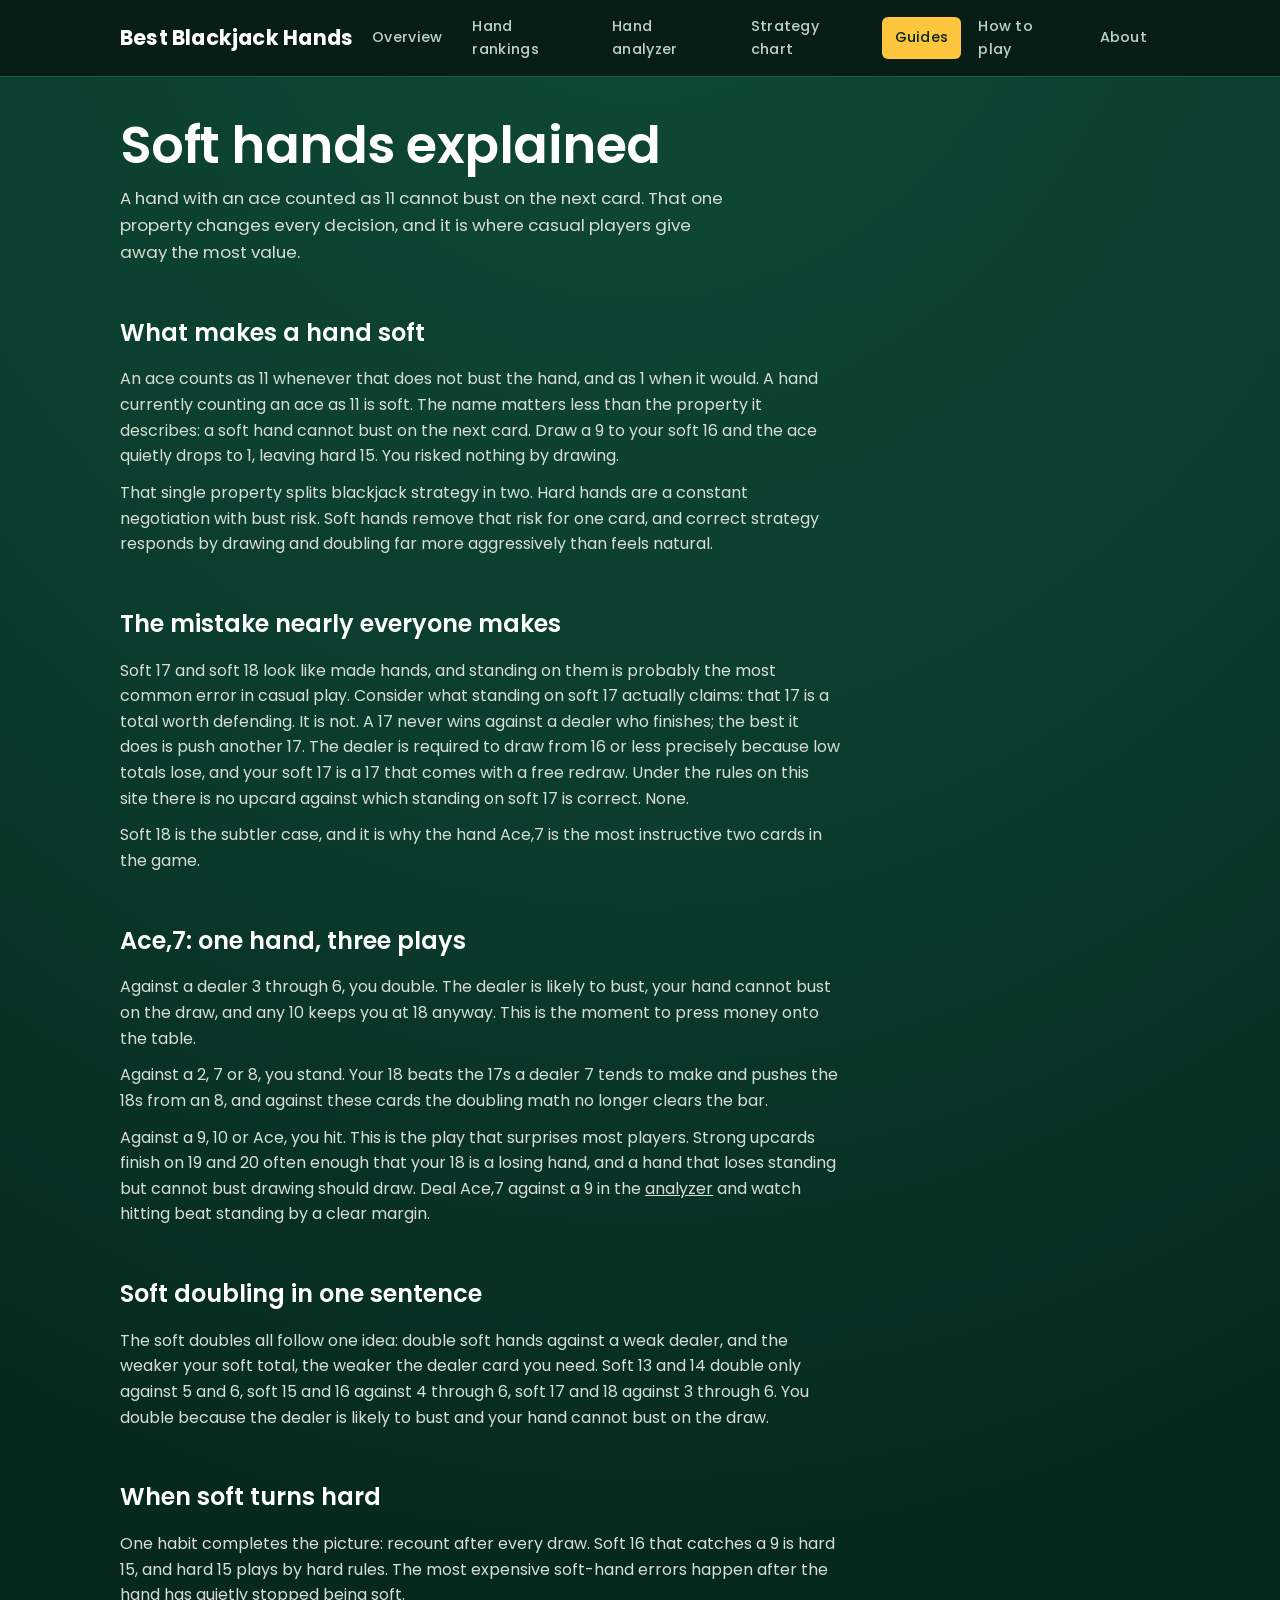
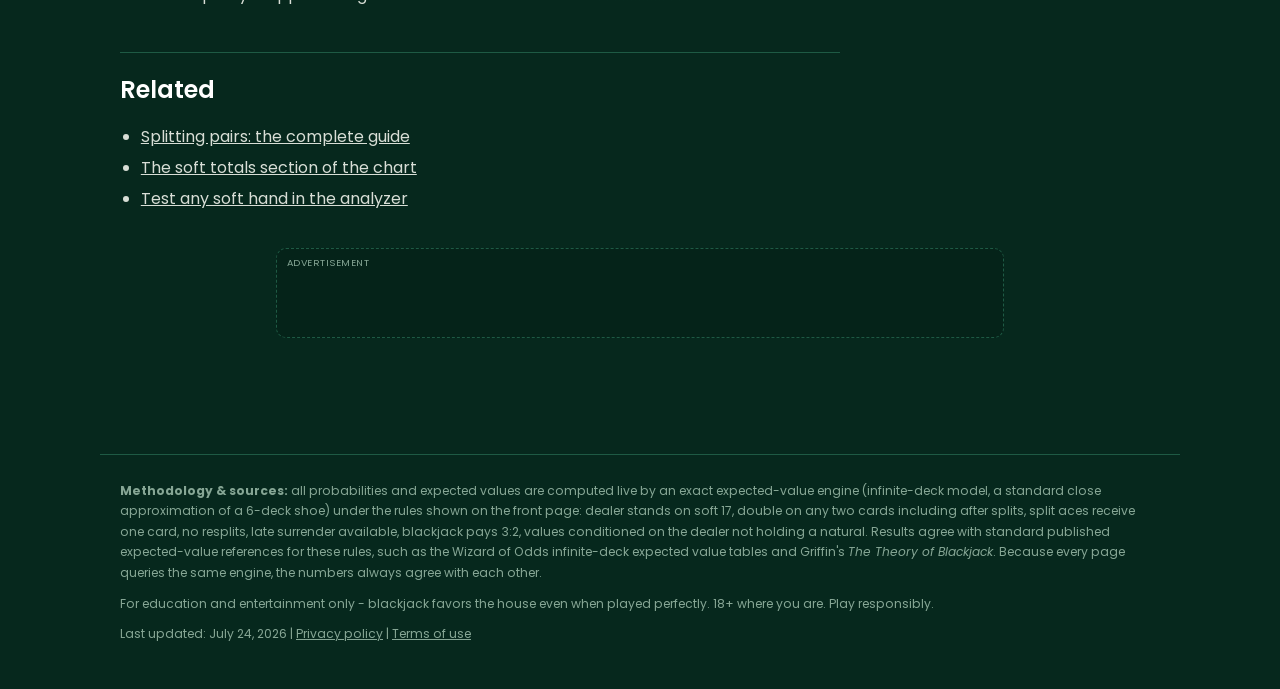
<file: guide-soft-hands.html>
<!DOCTYPE html>
<html lang="en">
<head>
<meta charset="UTF-8">
<meta name="viewport" content="width=device-width, initial-scale=1.0">
<title>Soft Hands in Blackjack Explained | Best Blackjack Hands</title>
<meta name="description" content="Why an ace makes a blackjack hand soft, why soft 17 should never stand, and why Ace,7 is played three different ways depending on the dealer's upcard.">
<link rel="icon" type="image/png" sizes="512x512" href="favicon.png">
<link rel="apple-touch-icon" href="favicon.png">
<script async src="https://fundingchoicesmessages.google.com/i/pub-8707937416295070?ers=1"></script><script>(function() {function signalGooglefcPresent() {if (!window.frames['googlefcPresent']) {if (document.body) {const iframe = document.createElement('iframe'); iframe.style = 'width: 0; height: 0; border: none; z-index: -1000; left: -1000px; top: -1000px;'; iframe.style.display = 'none'; iframe.name = 'googlefcPresent'; document.body.appendChild(iframe);} else {setTimeout(signalGooglefcPresent, 0);}}}signalGooglefcPresent();})();</script>
<script async src="https://pagead2.googlesyndication.com/pagead/js/adsbygoogle.js?client=ca-pub-8707937416295070"
     crossorigin="anonymous"></script>
<link rel="preconnect" href="https://fonts.googleapis.com">
<link rel="preconnect" href="https://fonts.gstatic.com" crossorigin>
<link href="https://fonts.googleapis.com/css2?family=Poppins:wght@400;500;600;700&display=swap" rel="stylesheet">
<link rel="stylesheet" href="styles.css">
</head>
<body>

<nav class="nav" aria-label="Main">
  <div class="nav-inner">
    <a class="wordmark" href="index.html">Best Blackjack Hands</a>
    <button class="menu-toggle" aria-expanded="false" aria-controls="navlinks" aria-label="Open menu">Menu</button>
    <div class="navlinks" id="navlinks">
      <a class="navlink" href="index.html">Overview</a>
      <a class="navlink" href="rankings.html">Hand rankings</a>
      <a class="navlink" href="analyzer.html">Hand analyzer</a>
      <a class="navlink" href="chart.html">Strategy chart</a>
      <a class="navlink" href="guides.html" aria-current="page">Guides</a>
      <a class="navlink" href="rules.html">How to play</a>
      <a class="navlink" href="about.html">About</a>
    </div>
  </div>
</nav>
<script>
(function(){
  var t = document.querySelector(".menu-toggle"), n = document.getElementById("navlinks");
  if (t) t.addEventListener("click", function(){
    var open = n.classList.toggle("open");
    t.setAttribute("aria-expanded", String(open));
  });
})();
</script>

<main class="view">
  <div class="rules">
    <h1>Soft hands explained</h1>
    <p class="lede">A hand with an ace counted as 11 cannot bust on the next card. That one property changes every decision, and it is where casual players give away the most value.</p>

    <h2>What makes a hand soft</h2>
    <p>An ace counts as 11 whenever that does not bust the hand, and as 1 when it would. A hand currently counting an ace as 11 is soft. The name matters less than the property it describes: a soft hand cannot bust on the next card. Draw a 9 to your soft 16 and the ace quietly drops to 1, leaving hard 15. You risked nothing by drawing.</p>
    <p>That single property splits blackjack strategy in two. Hard hands are a constant negotiation with bust risk. Soft hands remove that risk for one card, and correct strategy responds by drawing and doubling far more aggressively than feels natural.</p>
    <h2>The mistake nearly everyone makes</h2>
    <p>Soft 17 and soft 18 look like made hands, and standing on them is probably the most common error in casual play. Consider what standing on soft 17 actually claims: that 17 is a total worth defending. It is not. A 17 never wins against a dealer who finishes; the best it does is push another 17. The dealer is required to draw from 16 or less precisely because low totals lose, and your soft 17 is a 17 that comes with a free redraw. Under the rules on this site there is no upcard against which standing on soft 17 is correct. None.</p>
    <p>Soft 18 is the subtler case, and it is why the hand Ace,7 is the most instructive two cards in the game.</p>
    <h2>Ace,7: one hand, three plays</h2>
    <p>Against a dealer 3 through 6, you double. The dealer is likely to bust, your hand cannot bust on the draw, and any 10 keeps you at 18 anyway. This is the moment to press money onto the table.</p>
    <p>Against a 2, 7 or 8, you stand. Your 18 beats the 17s a dealer 7 tends to make and pushes the 18s from an 8, and against these cards the doubling math no longer clears the bar.</p>
    <p>Against a 9, 10 or Ace, you hit. This is the play that surprises most players. Strong upcards finish on 19 and 20 often enough that your 18 is a losing hand, and a hand that loses standing but cannot bust drawing should draw. Deal Ace,7 against a 9 in the <a href="analyzer.html">analyzer</a> and watch hitting beat standing by a clear margin.</p>
    <h2>Soft doubling in one sentence</h2>
    <p>The soft doubles all follow one idea: double soft hands against a weak dealer, and the weaker your soft total, the weaker the dealer card you need. Soft 13 and 14 double only against 5 and 6, soft 15 and 16 against 4 through 6, soft 17 and 18 against 3 through 6. You double because the dealer is likely to bust and your hand cannot bust on the draw.</p>
    <h2>When soft turns hard</h2>
    <p>One habit completes the picture: recount after every draw. Soft 16 that catches a 9 is hard 15, and hard 15 plays by hard rules. The most expensive soft-hand errors happen after the hand has quietly stopped being soft.</p>

    <div class="related">
      <h2>Related</h2>
      <ul>
      <li><a href="guide-splitting-pairs.html">Splitting pairs: the complete guide</a></li>
      <li><a href="chart.html">The soft totals section of the chart</a></li>
      <li><a href="analyzer.html">Test any soft hand in the analyzer</a></li>
      </ul>
    </div>
  </div>
  <!-- AD SLOT: replace 7540887128 with your AdSense unit ID. -->
  <div class="ad-slot"><ins class="adsbygoogle" style="display:block;width:100%" data-ad-client="ca-pub-8707937416295070" data-ad-slot="7540887128" data-ad-format="auto" data-full-width-responsive="true"></ins></div>
</main>

<footer>
  <p><strong>Methodology &amp; sources:</strong> all probabilities and expected values are computed live by an exact expected-value engine (infinite-deck model, a standard close approximation of a 6-deck shoe) under the rules shown on the front page: dealer stands on soft 17, double on any two cards including after splits, split aces receive one card, no resplits, late surrender available, blackjack pays 3:2, values conditioned on the dealer not holding a natural. Results agree with standard published expected-value references for these rules, such as the Wizard of Odds infinite-deck expected value tables and Griffin's <em>The Theory of Blackjack</em>. Because every page queries the same engine, the numbers always agree with each other.</p>
  <p style="margin-top:10px">For education and entertainment only - blackjack favors the house even when played perfectly. 18+ where you are. Play responsibly.</p>
  <p style="margin-top:10px">Last updated: July 24, 2026 | <a href="privacy.html">Privacy policy</a> | <a href="terms.html">Terms of use</a></p>
</footer>
<!-- AD SLOT (mobile anchor): shown only 640px wide and narrower. Replace 7540887128 with your AdSense unit ID. -->
<div class="ad-anchor" id="ad-anchor">
  <button class="ad-close" aria-label="Close ad" onclick="document.getElementById('ad-anchor').remove();document.body.classList.remove('has-anchor')">Close</button>
  <ins class="adsbygoogle" style="display:block;width:320px;height:50px" data-ad-client="ca-pub-8707937416295070" data-ad-slot="7540887128" data-ad-format="auto" data-full-width-responsive="true"></ins>
</div>
<script>document.body.classList.add("has-anchor");</script>
<script>
document.querySelectorAll("ins.adsbygoogle:not([data-adsbygoogle-status])").forEach(ins => {
  if (ins.closest(".ad-anchor") && window.innerWidth > 640) return;
  try { (window.adsbygoogle = window.adsbygoogle || []).push({}); } catch(e) {}
});
</script>
</body>
</html>
</file>
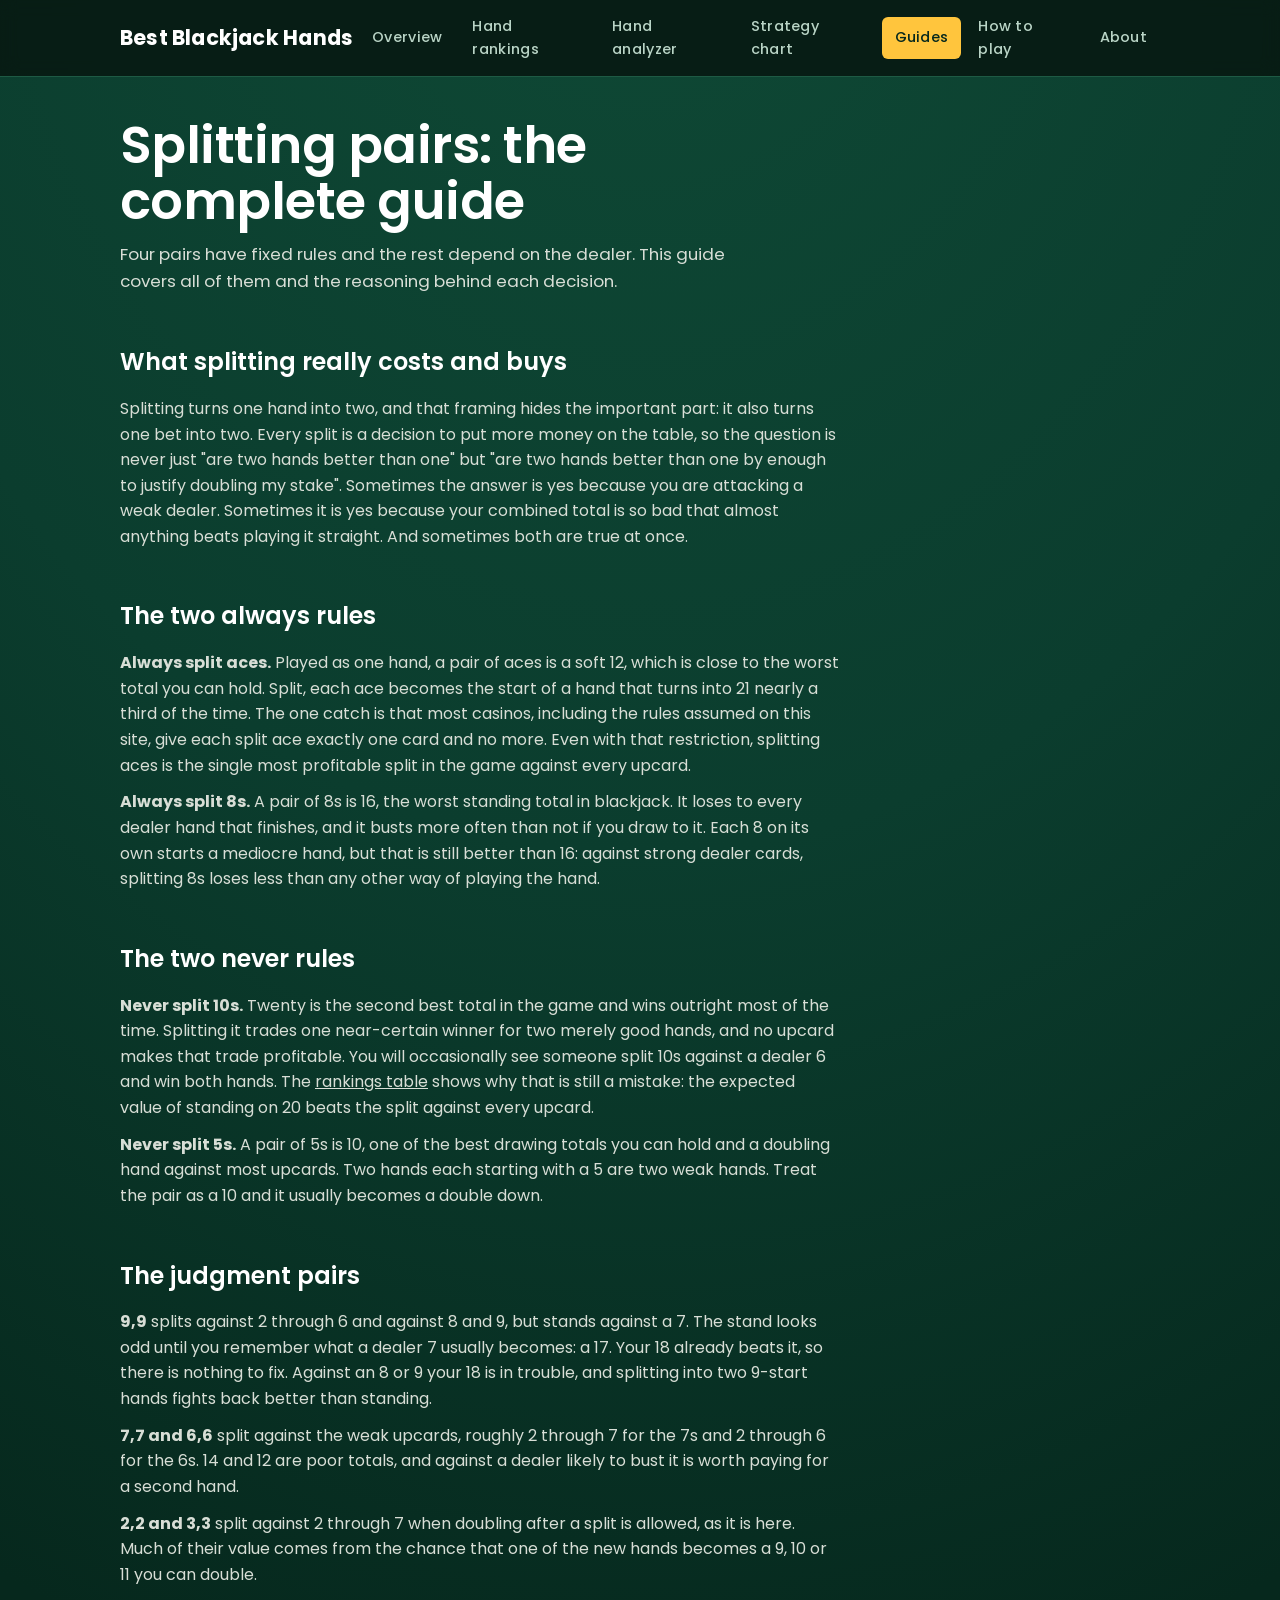
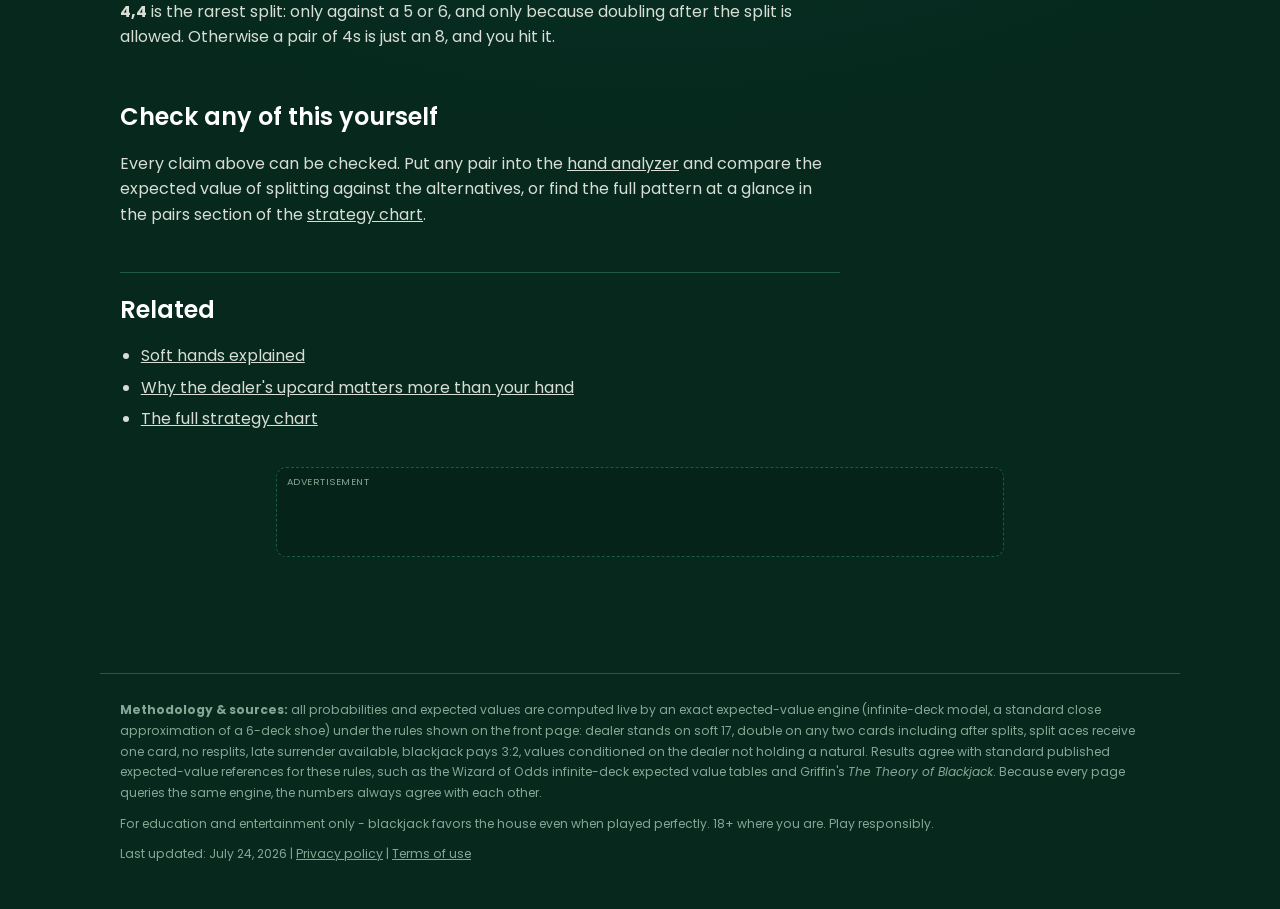
<file: guide-splitting-pairs.html>
<!DOCTYPE html>
<html lang="en">
<head>
<meta charset="UTF-8">
<meta name="viewport" content="width=device-width, initial-scale=1.0">
<title>Splitting Pairs in Blackjack: the Complete Guide | Best Blackjack Hands</title>
<meta name="description" content="When to split every blackjack pair and why: always split aces and 8s, never 10s and 5s, and the reasoning behind the judgment calls in between.">
<link rel="icon" type="image/png" sizes="512x512" href="favicon.png">
<link rel="apple-touch-icon" href="favicon.png">
<script async src="https://fundingchoicesmessages.google.com/i/pub-8707937416295070?ers=1"></script><script>(function() {function signalGooglefcPresent() {if (!window.frames['googlefcPresent']) {if (document.body) {const iframe = document.createElement('iframe'); iframe.style = 'width: 0; height: 0; border: none; z-index: -1000; left: -1000px; top: -1000px;'; iframe.style.display = 'none'; iframe.name = 'googlefcPresent'; document.body.appendChild(iframe);} else {setTimeout(signalGooglefcPresent, 0);}}}signalGooglefcPresent();})();</script>
<script async src="https://pagead2.googlesyndication.com/pagead/js/adsbygoogle.js?client=ca-pub-8707937416295070"
     crossorigin="anonymous"></script>
<link rel="preconnect" href="https://fonts.googleapis.com">
<link rel="preconnect" href="https://fonts.gstatic.com" crossorigin>
<link href="https://fonts.googleapis.com/css2?family=Poppins:wght@400;500;600;700&display=swap" rel="stylesheet">
<link rel="stylesheet" href="styles.css">
</head>
<body>

<nav class="nav" aria-label="Main">
  <div class="nav-inner">
    <a class="wordmark" href="index.html">Best Blackjack Hands</a>
    <button class="menu-toggle" aria-expanded="false" aria-controls="navlinks" aria-label="Open menu">Menu</button>
    <div class="navlinks" id="navlinks">
      <a class="navlink" href="index.html">Overview</a>
      <a class="navlink" href="rankings.html">Hand rankings</a>
      <a class="navlink" href="analyzer.html">Hand analyzer</a>
      <a class="navlink" href="chart.html">Strategy chart</a>
      <a class="navlink" href="guides.html" aria-current="page">Guides</a>
      <a class="navlink" href="rules.html">How to play</a>
      <a class="navlink" href="about.html">About</a>
    </div>
  </div>
</nav>
<script>
(function(){
  var t = document.querySelector(".menu-toggle"), n = document.getElementById("navlinks");
  if (t) t.addEventListener("click", function(){
    var open = n.classList.toggle("open");
    t.setAttribute("aria-expanded", String(open));
  });
})();
</script>

<main class="view">
  <div class="rules">
    <h1>Splitting pairs: the complete guide</h1>
    <p class="lede">Four pairs have fixed rules and the rest depend on the dealer. This guide covers all of them and the reasoning behind each decision.</p>

    <h2>What splitting really costs and buys</h2>
    <p>Splitting turns one hand into two, and that framing hides the important part: it also turns one bet into two. Every split is a decision to put more money on the table, so the question is never just "are two hands better than one" but "are two hands better than one by enough to justify doubling my stake". Sometimes the answer is yes because you are attacking a weak dealer. Sometimes it is yes because your combined total is so bad that almost anything beats playing it straight. And sometimes both are true at once.</p>
    <h2>The two always rules</h2>
    <p><strong>Always split aces.</strong> Played as one hand, a pair of aces is a soft 12, which is close to the worst total you can hold. Split, each ace becomes the start of a hand that turns into 21 nearly a third of the time. The one catch is that most casinos, including the rules assumed on this site, give each split ace exactly one card and no more. Even with that restriction, splitting aces is the single most profitable split in the game against every upcard.</p>
    <p><strong>Always split 8s.</strong> A pair of 8s is 16, the worst standing total in blackjack. It loses to every dealer hand that finishes, and it busts more often than not if you draw to it. Each 8 on its own starts a mediocre hand, but that is still better than 16: against strong dealer cards, splitting 8s loses less than any other way of playing the hand.</p>
    <h2>The two never rules</h2>
    <p><strong>Never split 10s.</strong> Twenty is the second best total in the game and wins outright most of the time. Splitting it trades one near-certain winner for two merely good hands, and no upcard makes that trade profitable. You will occasionally see someone split 10s against a dealer 6 and win both hands. The <a href="rankings.html">rankings table</a> shows why that is still a mistake: the expected value of standing on 20 beats the split against every upcard.</p>
    <p><strong>Never split 5s.</strong> A pair of 5s is 10, one of the best drawing totals you can hold and a doubling hand against most upcards. Two hands each starting with a 5 are two weak hands. Treat the pair as a 10 and it usually becomes a double down.</p>
    <h2>The judgment pairs</h2>
    <p><strong>9,9</strong> splits against 2 through 6 and against 8 and 9, but stands against a 7. The stand looks odd until you remember what a dealer 7 usually becomes: a 17. Your 18 already beats it, so there is nothing to fix. Against an 8 or 9 your 18 is in trouble, and splitting into two 9-start hands fights back better than standing.</p>
    <p><strong>7,7 and 6,6</strong> split against the weak upcards, roughly 2 through 7 for the 7s and 2 through 6 for the 6s. 14 and 12 are poor totals, and against a dealer likely to bust it is worth paying for a second hand.</p>
    <p><strong>2,2 and 3,3</strong> split against 2 through 7 when doubling after a split is allowed, as it is here. Much of their value comes from the chance that one of the new hands becomes a 9, 10 or 11 you can double.</p>
    <p><strong>4,4</strong> is the rarest split: only against a 5 or 6, and only because doubling after the split is allowed. Otherwise a pair of 4s is just an 8, and you hit it.</p>
    <h2>Check any of this yourself</h2>
    <p>Every claim above can be checked. Put any pair into the <a href="analyzer.html">hand analyzer</a> and compare the expected value of splitting against the alternatives, or find the full pattern at a glance in the pairs section of the <a href="chart.html">strategy chart</a>.</p>

    <div class="related">
      <h2>Related</h2>
      <ul>
      <li><a href="guide-soft-hands.html">Soft hands explained</a></li>
      <li><a href="guide-dealer-upcard.html">Why the dealer's upcard matters more than your hand</a></li>
      <li><a href="chart.html">The full strategy chart</a></li>
      </ul>
    </div>
  </div>
  <!-- AD SLOT: replace 7540887128 with your AdSense unit ID. -->
  <div class="ad-slot"><ins class="adsbygoogle" style="display:block;width:100%" data-ad-client="ca-pub-8707937416295070" data-ad-slot="7540887128" data-ad-format="auto" data-full-width-responsive="true"></ins></div>
</main>

<footer>
  <p><strong>Methodology &amp; sources:</strong> all probabilities and expected values are computed live by an exact expected-value engine (infinite-deck model, a standard close approximation of a 6-deck shoe) under the rules shown on the front page: dealer stands on soft 17, double on any two cards including after splits, split aces receive one card, no resplits, late surrender available, blackjack pays 3:2, values conditioned on the dealer not holding a natural. Results agree with standard published expected-value references for these rules, such as the Wizard of Odds infinite-deck expected value tables and Griffin's <em>The Theory of Blackjack</em>. Because every page queries the same engine, the numbers always agree with each other.</p>
  <p style="margin-top:10px">For education and entertainment only - blackjack favors the house even when played perfectly. 18+ where you are. Play responsibly.</p>
  <p style="margin-top:10px">Last updated: July 24, 2026 | <a href="privacy.html">Privacy policy</a> | <a href="terms.html">Terms of use</a></p>
</footer>
<!-- AD SLOT (mobile anchor): shown only 640px wide and narrower. Replace 7540887128 with your AdSense unit ID. -->
<div class="ad-anchor" id="ad-anchor">
  <button class="ad-close" aria-label="Close ad" onclick="document.getElementById('ad-anchor').remove();document.body.classList.remove('has-anchor')">Close</button>
  <ins class="adsbygoogle" style="display:block;width:320px;height:50px" data-ad-client="ca-pub-8707937416295070" data-ad-slot="7540887128" data-ad-format="auto" data-full-width-responsive="true"></ins>
</div>
<script>document.body.classList.add("has-anchor");</script>
<script>
document.querySelectorAll("ins.adsbygoogle:not([data-adsbygoogle-status])").forEach(ins => {
  if (ins.closest(".ad-anchor") && window.innerWidth > 640) return;
  try { (window.adsbygoogle = window.adsbygoogle || []).push({}); } catch(e) {}
});
</script>
</body>
</html>
</file>
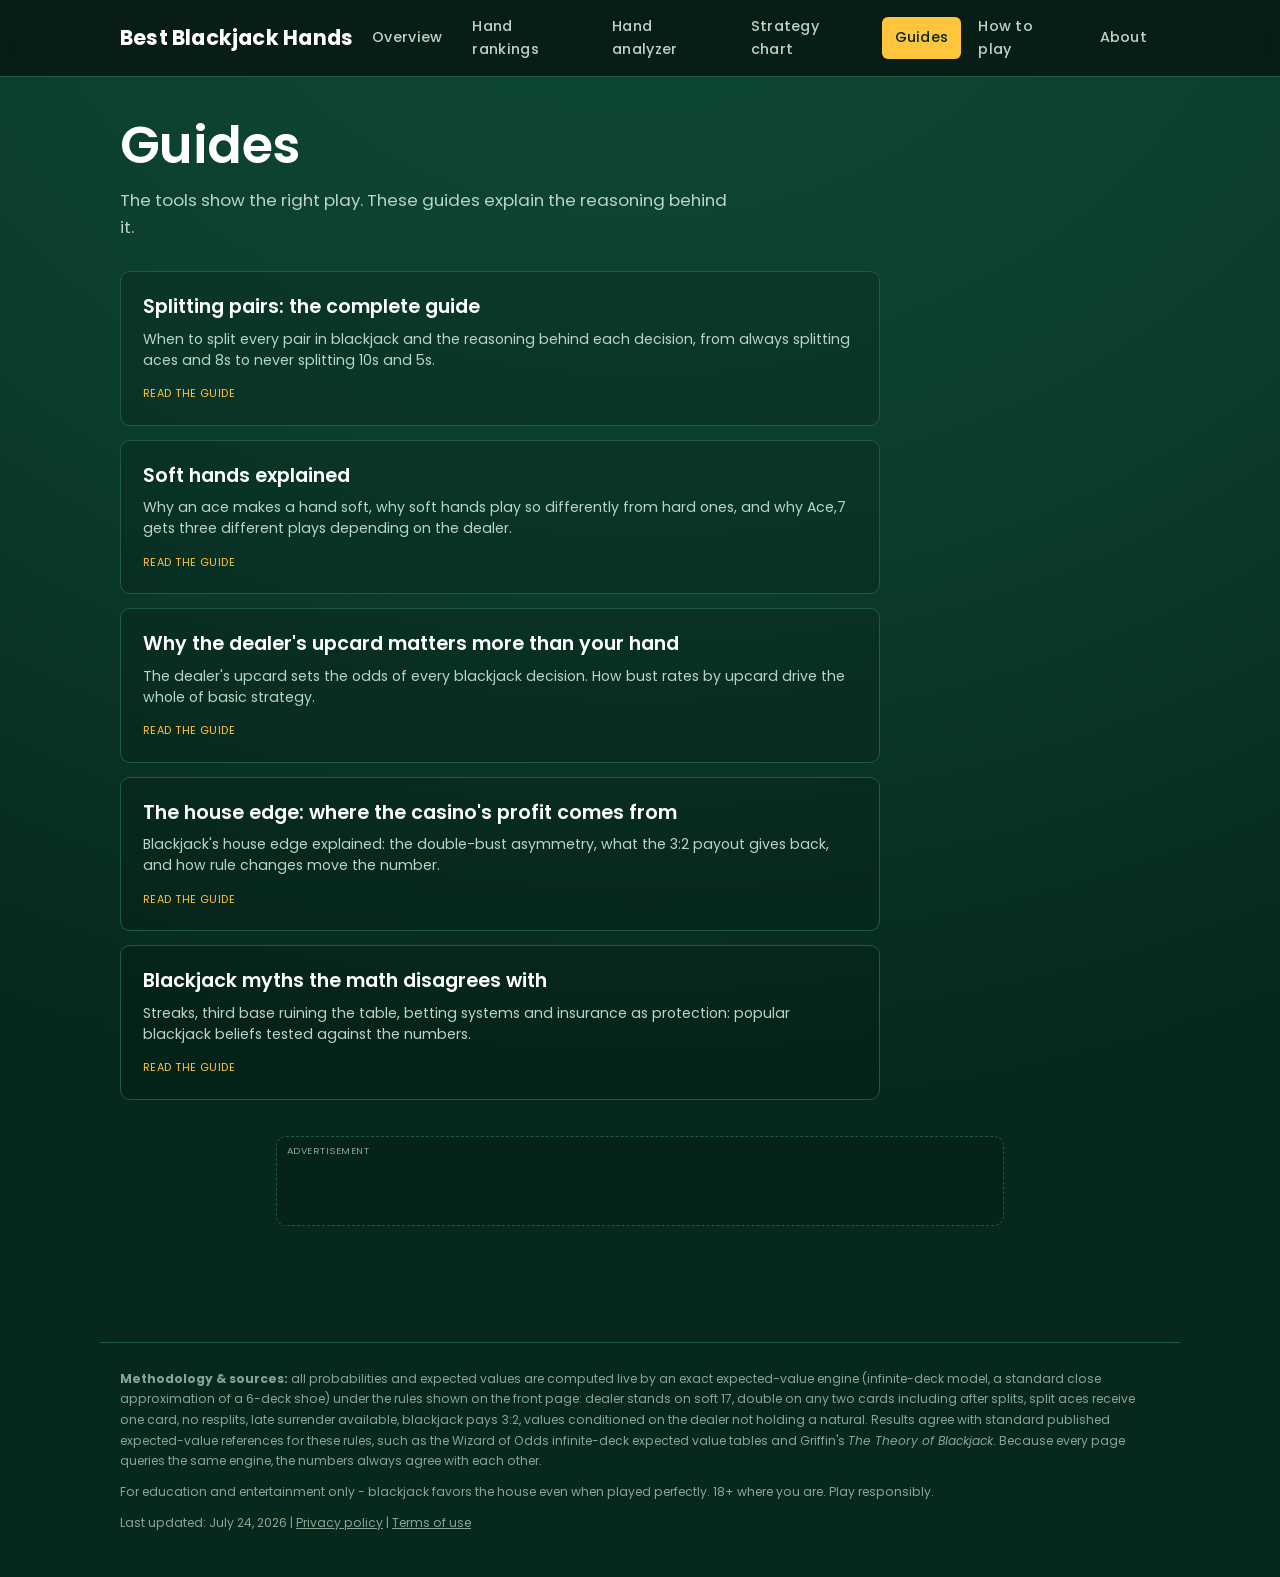
<file: guides.html>
<!DOCTYPE html>
<html lang="en">
<head>
<meta charset="UTF-8">
<meta name="viewport" content="width=device-width, initial-scale=1.0">
<title>Blackjack Guides | Best Blackjack Hands</title>
<meta name="description" content="In-depth blackjack guides: splitting pairs, soft hands, the dealer's upcard, the house edge, and common myths tested against the math.">
<link rel="icon" type="image/png" sizes="512x512" href="favicon.png">
<link rel="apple-touch-icon" href="favicon.png">
<script async src="https://fundingchoicesmessages.google.com/i/pub-8707937416295070?ers=1"></script><script>(function() {function signalGooglefcPresent() {if (!window.frames['googlefcPresent']) {if (document.body) {const iframe = document.createElement('iframe'); iframe.style = 'width: 0; height: 0; border: none; z-index: -1000; left: -1000px; top: -1000px;'; iframe.style.display = 'none'; iframe.name = 'googlefcPresent'; document.body.appendChild(iframe);} else {setTimeout(signalGooglefcPresent, 0);}}}signalGooglefcPresent();})();</script>
<script async src="https://pagead2.googlesyndication.com/pagead/js/adsbygoogle.js?client=ca-pub-8707937416295070"
     crossorigin="anonymous"></script>
<link rel="preconnect" href="https://fonts.googleapis.com">
<link rel="preconnect" href="https://fonts.gstatic.com" crossorigin>
<link href="https://fonts.googleapis.com/css2?family=Poppins:wght@400;500;600;700&display=swap" rel="stylesheet">
<link rel="stylesheet" href="styles.css">
</head>
<body>

<nav class="nav" aria-label="Main">
  <div class="nav-inner">
    <a class="wordmark" href="index.html">Best Blackjack Hands</a>
    <button class="menu-toggle" aria-expanded="false" aria-controls="navlinks" aria-label="Open menu">Menu</button>
    <div class="navlinks" id="navlinks">
      <a class="navlink" href="index.html">Overview</a>
      <a class="navlink" href="rankings.html">Hand rankings</a>
      <a class="navlink" href="analyzer.html">Hand analyzer</a>
      <a class="navlink" href="chart.html">Strategy chart</a>
      <a class="navlink" href="guides.html" aria-current="page">Guides</a>
      <a class="navlink" href="rules.html">How to play</a>
      <a class="navlink" href="about.html">About</a>
    </div>
  </div>
</nav>
<script>
(function(){
  var t = document.querySelector(".menu-toggle"), n = document.getElementById("navlinks");
  if (t) t.addEventListener("click", function(){
    var open = n.classList.toggle("open");
    t.setAttribute("aria-expanded", String(open));
  });
})();
</script>

<main class="view">
  <h1>Guides</h1>
  <p class="lede">The tools show the right play. These guides explain the reasoning behind it.</p>
  <div class="guidelist">
      <a class="guideitem" href="guide-splitting-pairs.html">
        <h3>Splitting pairs: the complete guide</h3>
        <p>When to split every pair in blackjack and the reasoning behind each decision, from always splitting aces and 8s to never splitting 10s and 5s.</p>
        <span class="go">Read the guide</span>
      </a>
      <a class="guideitem" href="guide-soft-hands.html">
        <h3>Soft hands explained</h3>
        <p>Why an ace makes a hand soft, why soft hands play so differently from hard ones, and why Ace,7 gets three different plays depending on the dealer.</p>
        <span class="go">Read the guide</span>
      </a>
      <a class="guideitem" href="guide-dealer-upcard.html">
        <h3>Why the dealer's upcard matters more than your hand</h3>
        <p>The dealer's upcard sets the odds of every blackjack decision. How bust rates by upcard drive the whole of basic strategy.</p>
        <span class="go">Read the guide</span>
      </a>
      <a class="guideitem" href="guide-house-edge.html">
        <h3>The house edge: where the casino's profit comes from</h3>
        <p>Blackjack's house edge explained: the double-bust asymmetry, what the 3:2 payout gives back, and how rule changes move the number.</p>
        <span class="go">Read the guide</span>
      </a>
      <a class="guideitem" href="guide-myths.html">
        <h3>Blackjack myths the math disagrees with</h3>
        <p>Streaks, third base ruining the table, betting systems and insurance as protection: popular blackjack beliefs tested against the numbers.</p>
        <span class="go">Read the guide</span>
      </a>
  </div>
  <!-- AD SLOT: replace 7540887128 with your AdSense unit ID. -->
  <div class="ad-slot"><ins class="adsbygoogle" style="display:block;width:100%" data-ad-client="ca-pub-8707937416295070" data-ad-slot="7540887128" data-ad-format="auto" data-full-width-responsive="true"></ins></div>
</main>

<footer>
  <p><strong>Methodology &amp; sources:</strong> all probabilities and expected values are computed live by an exact expected-value engine (infinite-deck model, a standard close approximation of a 6-deck shoe) under the rules shown on the front page: dealer stands on soft 17, double on any two cards including after splits, split aces receive one card, no resplits, late surrender available, blackjack pays 3:2, values conditioned on the dealer not holding a natural. Results agree with standard published expected-value references for these rules, such as the Wizard of Odds infinite-deck expected value tables and Griffin's <em>The Theory of Blackjack</em>. Because every page queries the same engine, the numbers always agree with each other.</p>
  <p style="margin-top:10px">For education and entertainment only - blackjack favors the house even when played perfectly. 18+ where you are. Play responsibly.</p>
  <p style="margin-top:10px">Last updated: July 24, 2026 | <a href="privacy.html">Privacy policy</a> | <a href="terms.html">Terms of use</a></p>
</footer>
<!-- AD SLOT (mobile anchor): shown only 640px wide and narrower. Replace 7540887128 with your AdSense unit ID. -->
<div class="ad-anchor" id="ad-anchor">
  <button class="ad-close" aria-label="Close ad" onclick="document.getElementById('ad-anchor').remove();document.body.classList.remove('has-anchor')">Close</button>
  <ins class="adsbygoogle" style="display:block;width:320px;height:50px" data-ad-client="ca-pub-8707937416295070" data-ad-slot="7540887128" data-ad-format="auto" data-full-width-responsive="true"></ins>
</div>
<script>document.body.classList.add("has-anchor");</script>
<script>
document.querySelectorAll("ins.adsbygoogle:not([data-adsbygoogle-status])").forEach(ins => {
  if (ins.closest(".ad-anchor") && window.innerWidth > 640) return;
  try { (window.adsbygoogle = window.adsbygoogle || []).push({}); } catch(e) {}
});
</script>
</body>
</html>
</file>
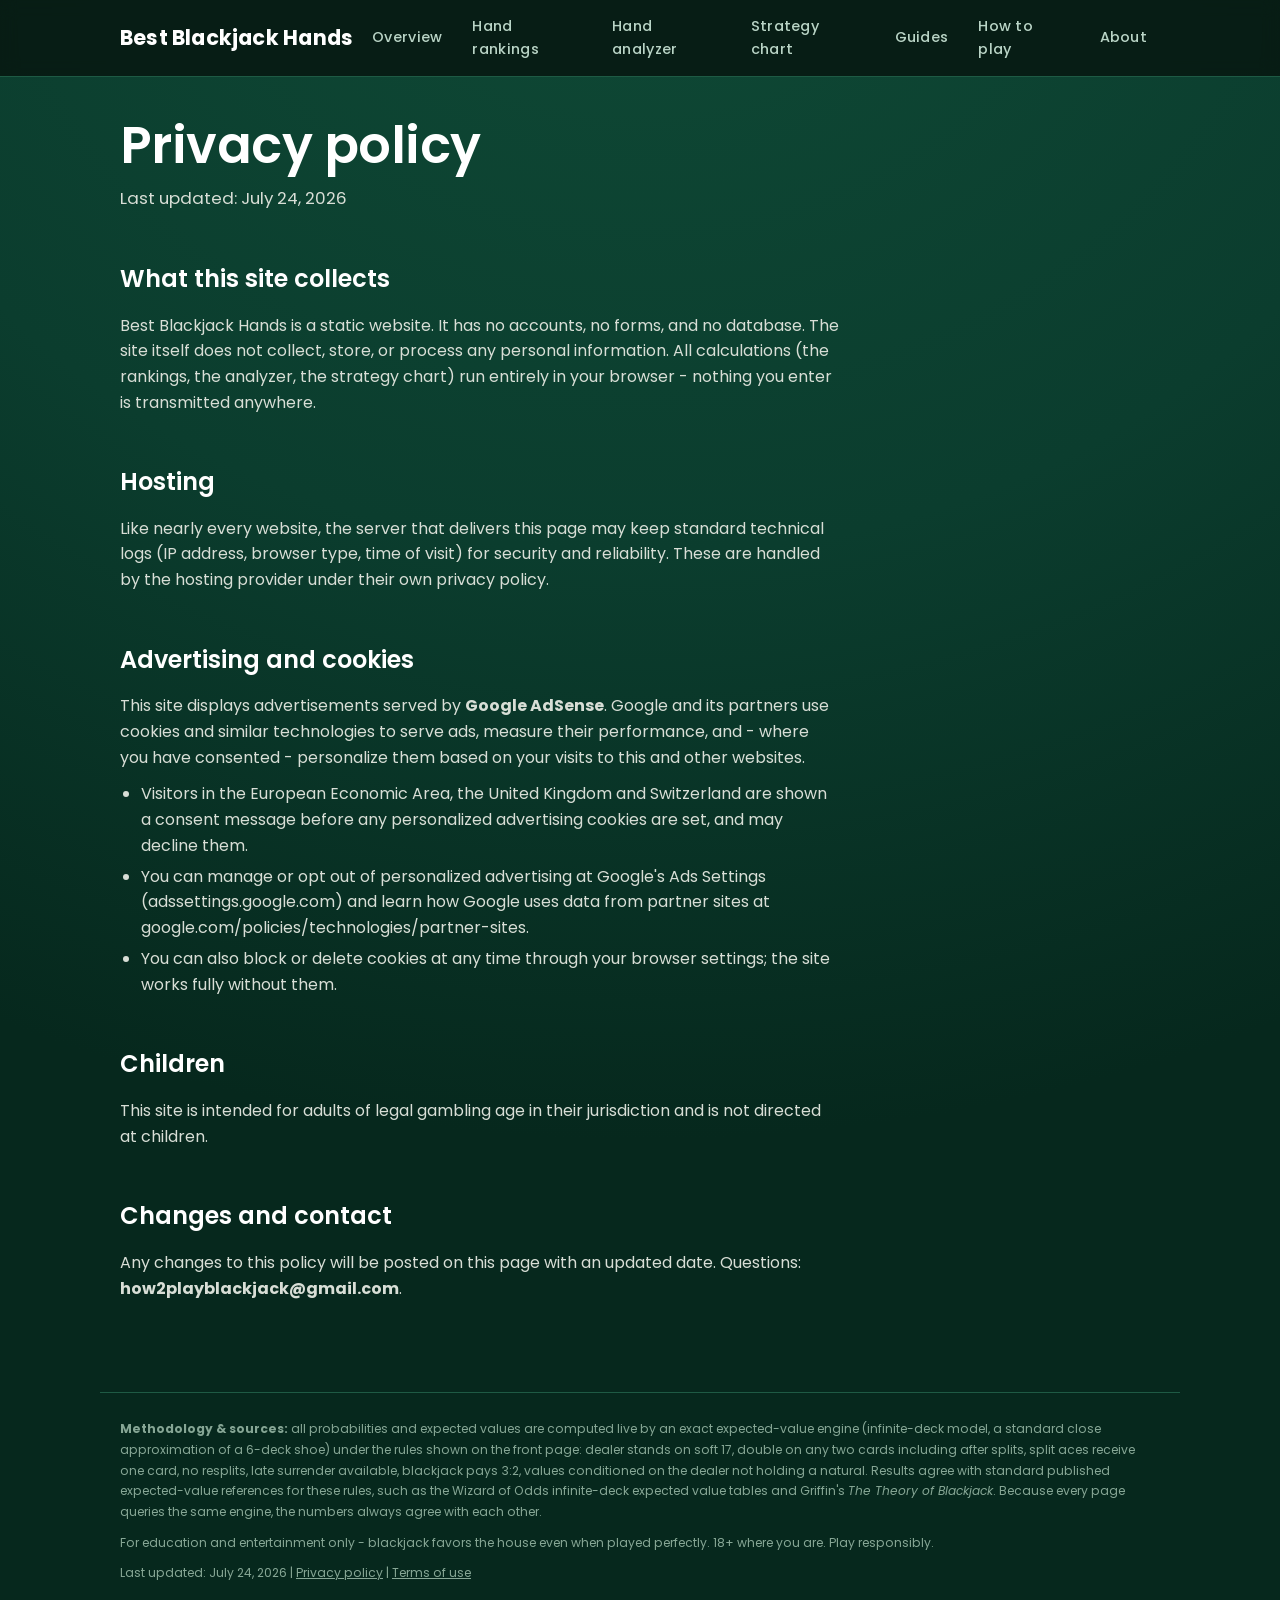
<file: privacy.html>
<!DOCTYPE html>
<html lang="en">
<head>
<meta charset="UTF-8">
<meta name="viewport" content="width=device-width, initial-scale=1.0">
<title>Privacy Policy - Best Blackjack Hands</title>
<meta name="description" content="Privacy policy for Best Blackjack Hands, including how Google AdSense advertising cookies are used and how to manage consent.">
<link rel="icon" type="image/png" sizes="512x512" href="favicon.png">
<link rel="apple-touch-icon" href="favicon.png">
<script async src="https://fundingchoicesmessages.google.com/i/pub-8707937416295070?ers=1"></script><script>(function() {function signalGooglefcPresent() {if (!window.frames['googlefcPresent']) {if (document.body) {const iframe = document.createElement('iframe'); iframe.style = 'width: 0; height: 0; border: none; z-index: -1000; left: -1000px; top: -1000px;'; iframe.style.display = 'none'; iframe.name = 'googlefcPresent'; document.body.appendChild(iframe);} else {setTimeout(signalGooglefcPresent, 0);}}}signalGooglefcPresent();})();</script>
<script async src="https://pagead2.googlesyndication.com/pagead/js/adsbygoogle.js?client=ca-pub-8707937416295070"
     crossorigin="anonymous"></script>
<link rel="preconnect" href="https://fonts.googleapis.com">
<link rel="preconnect" href="https://fonts.gstatic.com" crossorigin>
<link href="https://fonts.googleapis.com/css2?family=Poppins:wght@400;500;600;700&display=swap" rel="stylesheet">
<link rel="stylesheet" href="styles.css">
</head>
<body>

<nav class="nav" aria-label="Main">
  <div class="nav-inner">
    <a class="wordmark" href="index.html">Best Blackjack Hands</a>
    <button class="menu-toggle" aria-expanded="false" aria-controls="navlinks" aria-label="Open menu">Menu</button>
    <div class="navlinks" id="navlinks">
      <a class="navlink" href="index.html">Overview</a>
      <a class="navlink" href="rankings.html">Hand rankings</a>
      <a class="navlink" href="analyzer.html">Hand analyzer</a>
      <a class="navlink" href="chart.html">Strategy chart</a>
      <a class="navlink" href="guides.html">Guides</a>
      <a class="navlink" href="rules.html">How to play</a>
      <a class="navlink" href="about.html">About</a>
    </div>
  </div>
</nav>
<script>
(function(){
  var t = document.querySelector(".menu-toggle"), n = document.getElementById("navlinks");
  if (t) t.addEventListener("click", function(){
    var open = n.classList.toggle("open");
    t.setAttribute("aria-expanded", String(open));
  });
})();
</script>

<!-- ============ PRIVACY ============ -->
<main id="view-privacy" class="view">
  <div class="rules">
    <h1>Privacy policy</h1>
    <p class="lede">Last updated: July 24, 2026</p>
    <h2>What this site collects</h2>
    <p>Best Blackjack Hands is a static website. It has no accounts, no forms, and no database. The site itself does not collect, store, or process any personal information. All calculations (the rankings, the analyzer, the strategy chart) run entirely in your browser - nothing you enter is transmitted anywhere.</p>
    <h2>Hosting</h2>
    <p>Like nearly every website, the server that delivers this page may keep standard technical logs (IP address, browser type, time of visit) for security and reliability. These are handled by the hosting provider under their own privacy policy.</p>
    <h2>Advertising and cookies</h2>
    <p>This site displays advertisements served by <strong>Google AdSense</strong>. Google and its partners use cookies and similar technologies to serve ads, measure their performance, and - where you have consented - personalize them based on your visits to this and other websites.</p>
    <ul>
      <li>Visitors in the European Economic Area, the United Kingdom and Switzerland are shown a consent message before any personalized advertising cookies are set, and may decline them.</li>
      <li>You can manage or opt out of personalized advertising at Google's Ads Settings (adssettings.google.com) and learn how Google uses data from partner sites at google.com/policies/technologies/partner-sites.</li>
      <li>You can also block or delete cookies at any time through your browser settings; the site works fully without them.</li>
    </ul>
    <h2>Children</h2>
    <p>This site is intended for adults of legal gambling age in their jurisdiction and is not directed at children.</p>
    <h2>Changes and contact</h2>
    <p>Any changes to this policy will be posted on this page with an updated date. Questions: <strong>how2playblackjack@gmail.com</strong>.</p>
  </div>
</main>


<footer>
  <p><strong>Methodology &amp; sources:</strong> all probabilities and expected values are computed live by an exact expected-value engine (infinite-deck model, a standard close approximation of a 6-deck shoe) under the rules shown on the front page: dealer stands on soft 17, double on any two cards including after splits, split aces receive one card, no resplits, late surrender available, blackjack pays 3:2, values conditioned on the dealer not holding a natural. Results agree with standard published expected-value references for these rules, such as the Wizard of Odds infinite-deck expected value tables and Griffin's <em>The Theory of Blackjack</em>. Because every page queries the same engine, the numbers always agree with each other.</p>
  <p style="margin-top:10px">For education and entertainment only - blackjack favors the house even when played perfectly. 18+ where you are. Play responsibly.</p>
  <p style="margin-top:10px">Last updated: July 24, 2026 | <a href="privacy.html">Privacy policy</a> | <a href="terms.html">Terms of use</a></p>
</footer>

<!-- AD SLOT (mobile anchor): shown only 640px wide and narrower. Replace 7540887128 with your AdSense unit ID. -->
<div class="ad-anchor" id="ad-anchor">
  <button class="ad-close" aria-label="Close ad" onclick="document.getElementById('ad-anchor').remove();document.body.classList.remove('has-anchor')">Close</button>
  <ins class="adsbygoogle" style="display:block;width:320px;height:50px" data-ad-client="ca-pub-8707937416295070" data-ad-slot="7540887128" data-ad-format="auto" data-full-width-responsive="true"></ins>
</div>
<script>document.body.classList.add("has-anchor");</script>

<script>
document.querySelectorAll("ins.adsbygoogle:not([data-adsbygoogle-status])").forEach(ins => {
  if (ins.closest(".ad-anchor") && window.innerWidth > 640) return;
  try { (window.adsbygoogle = window.adsbygoogle || []).push({}); } catch(e) {}
});
</script>
</body>
</html>
</file>
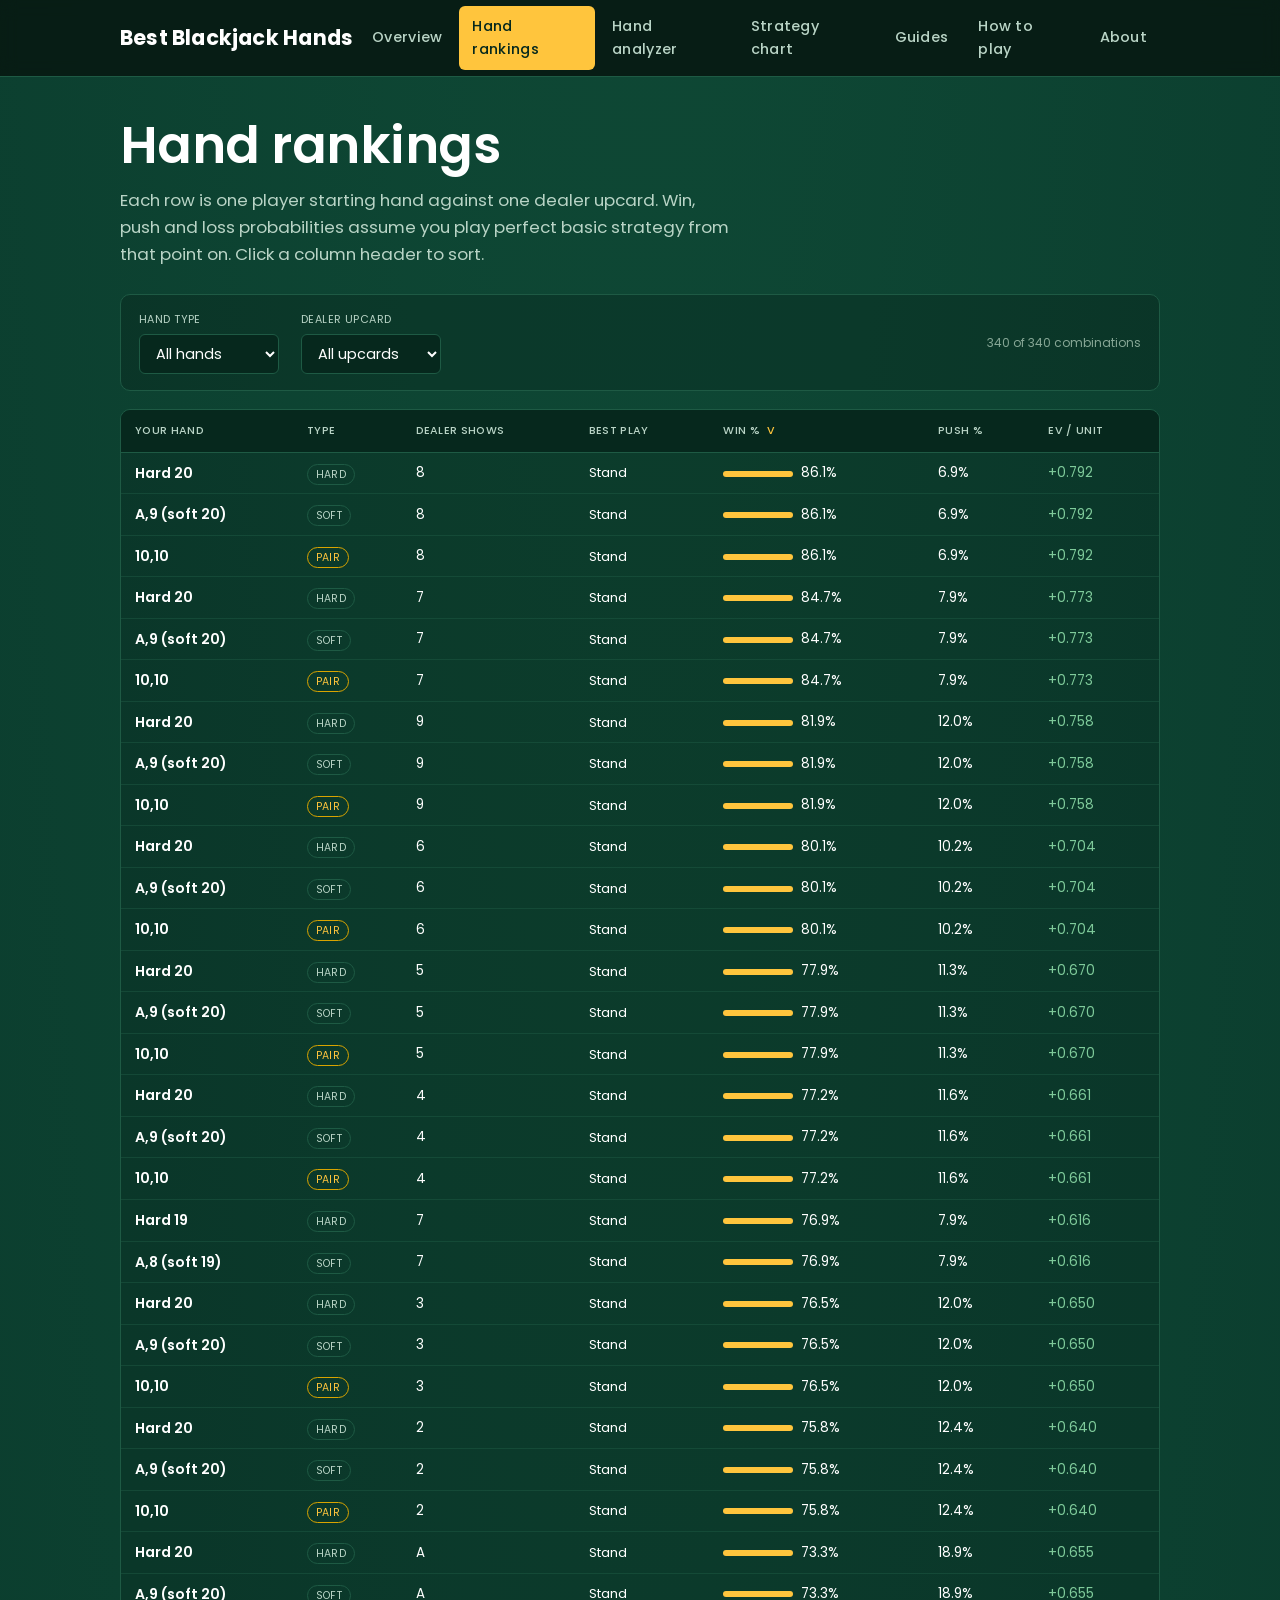
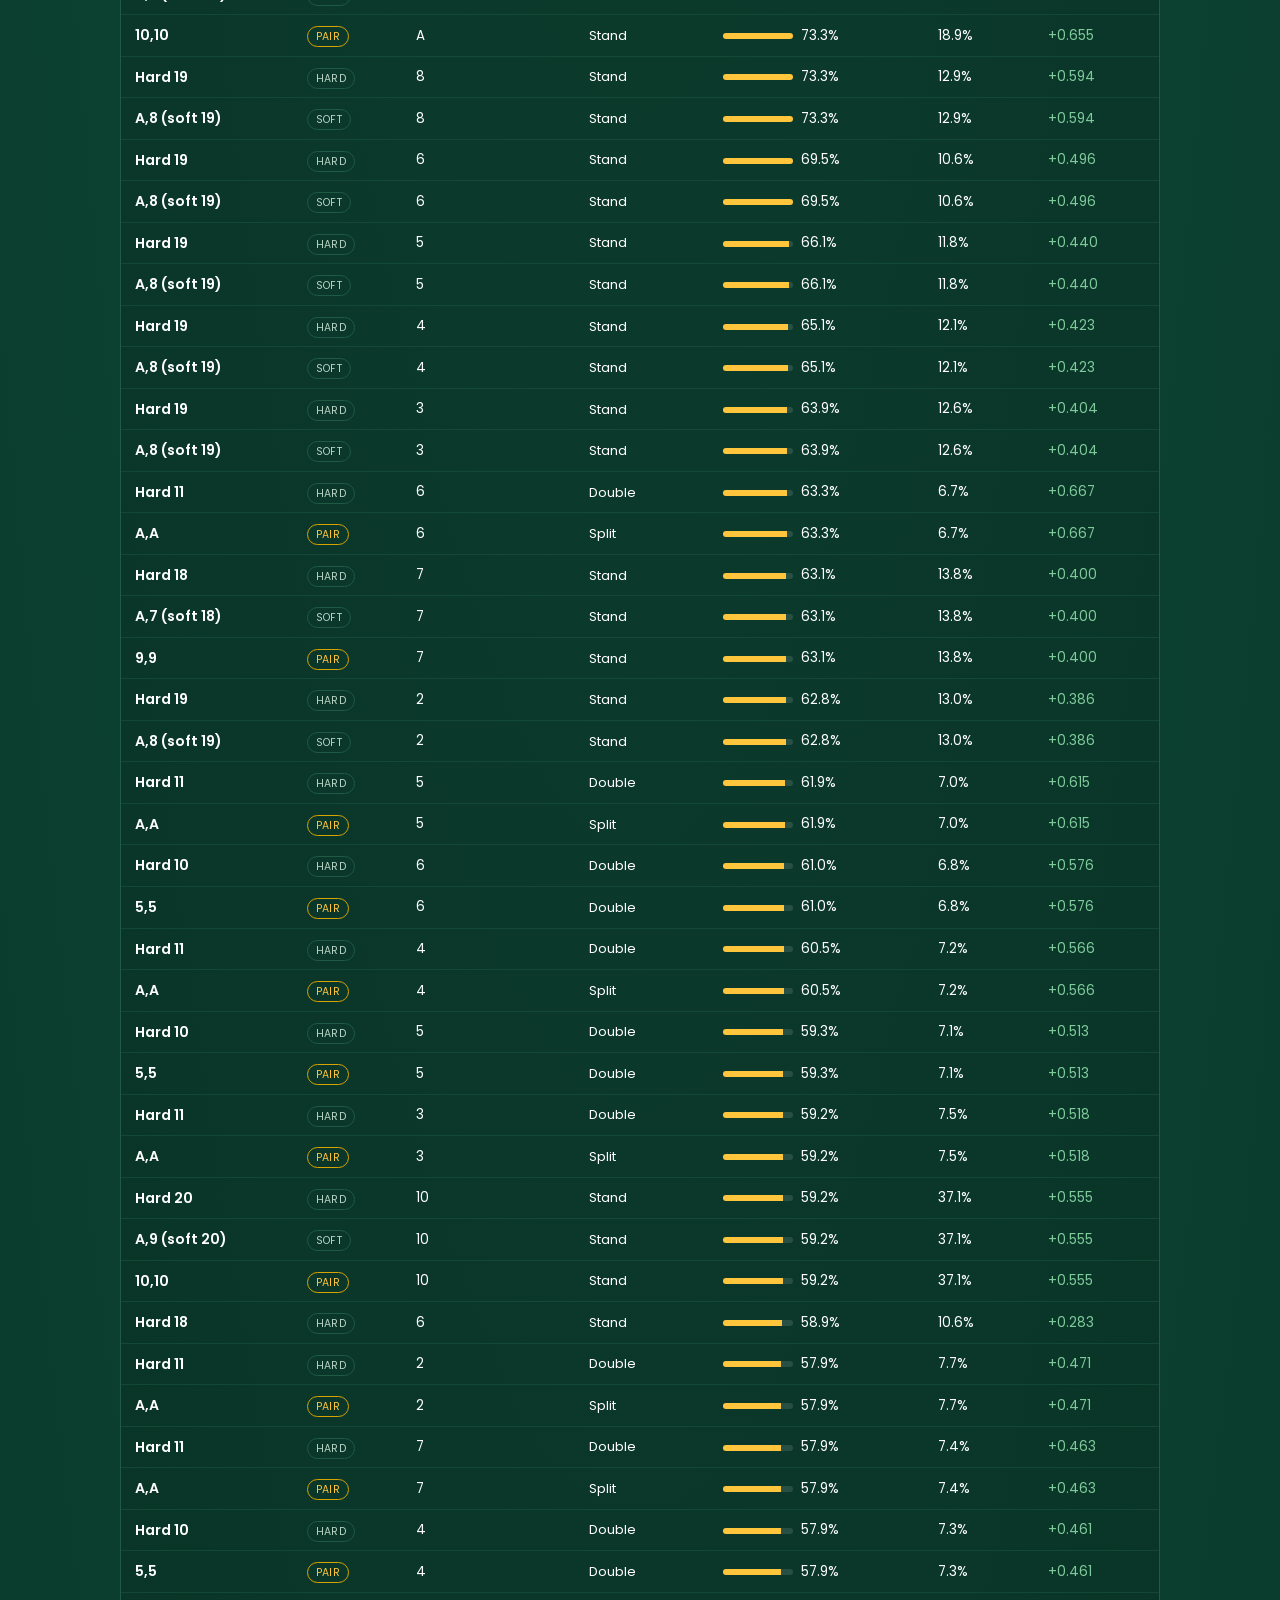
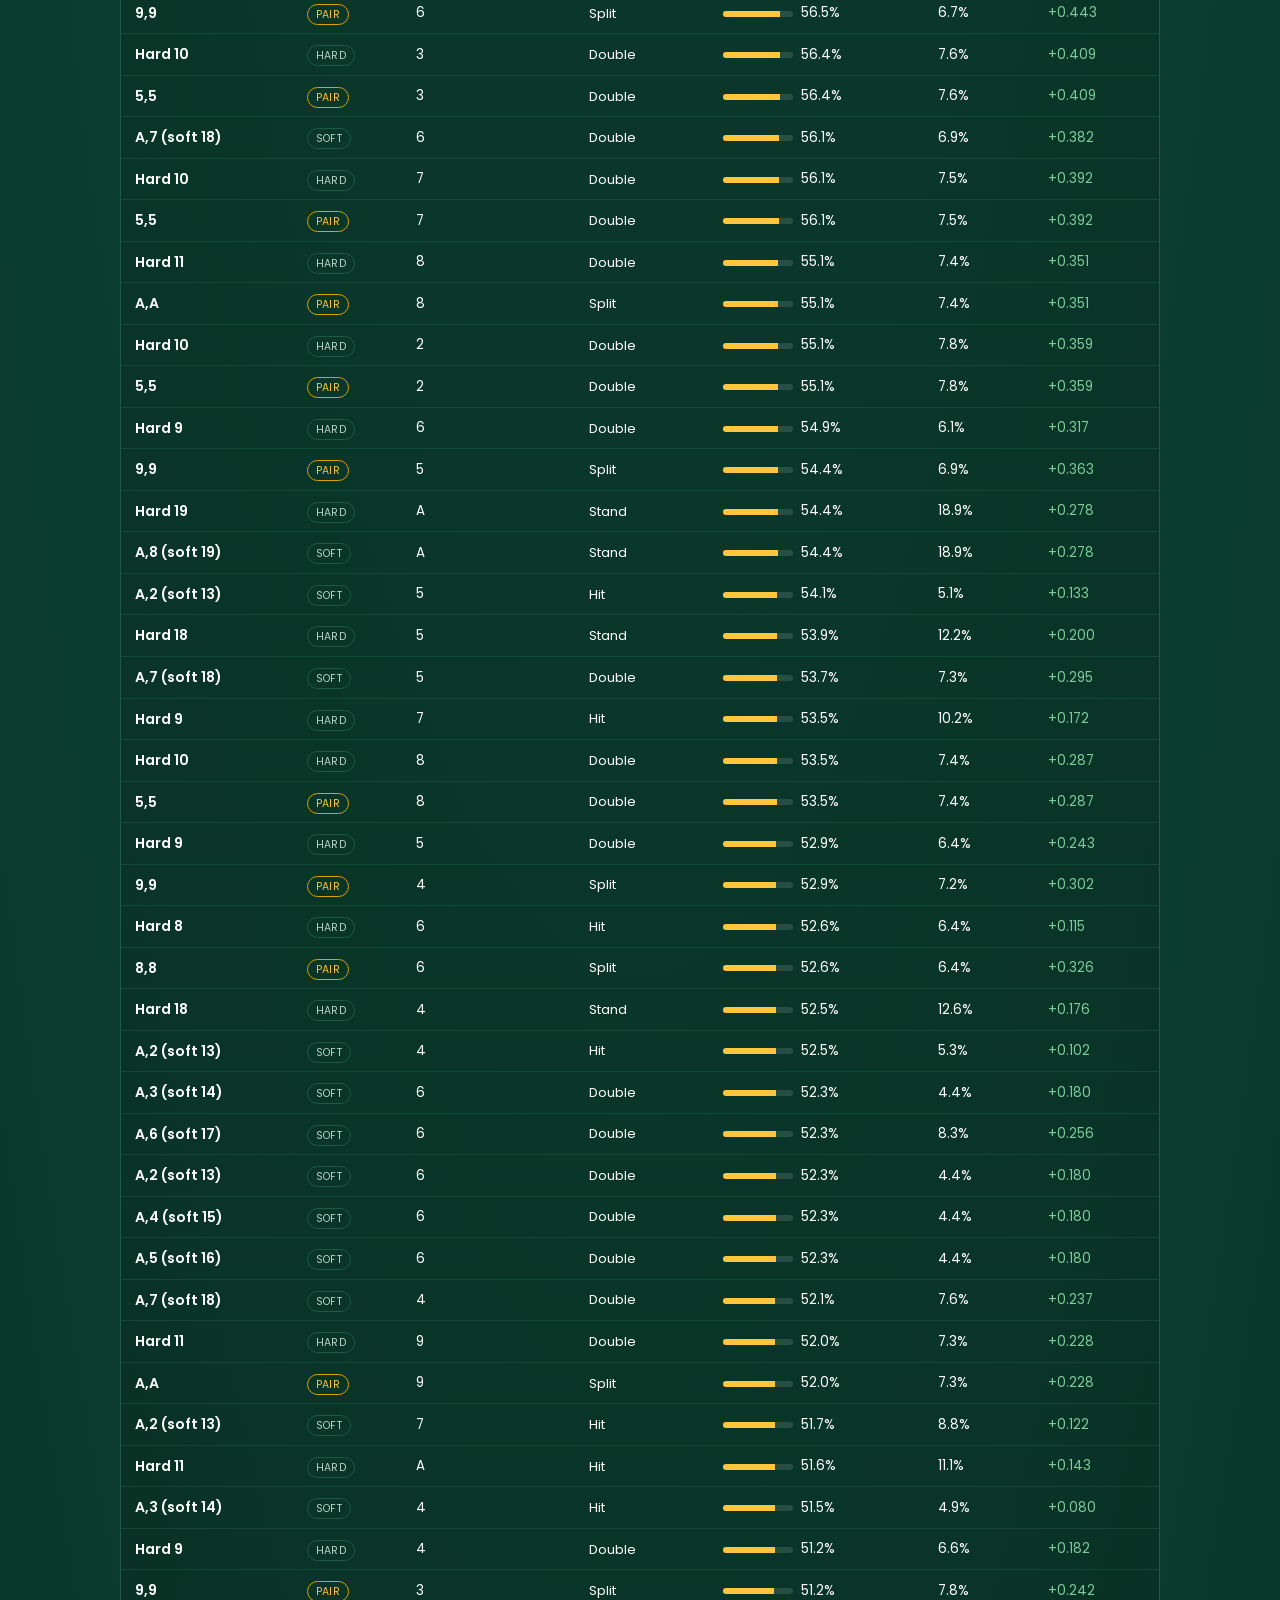
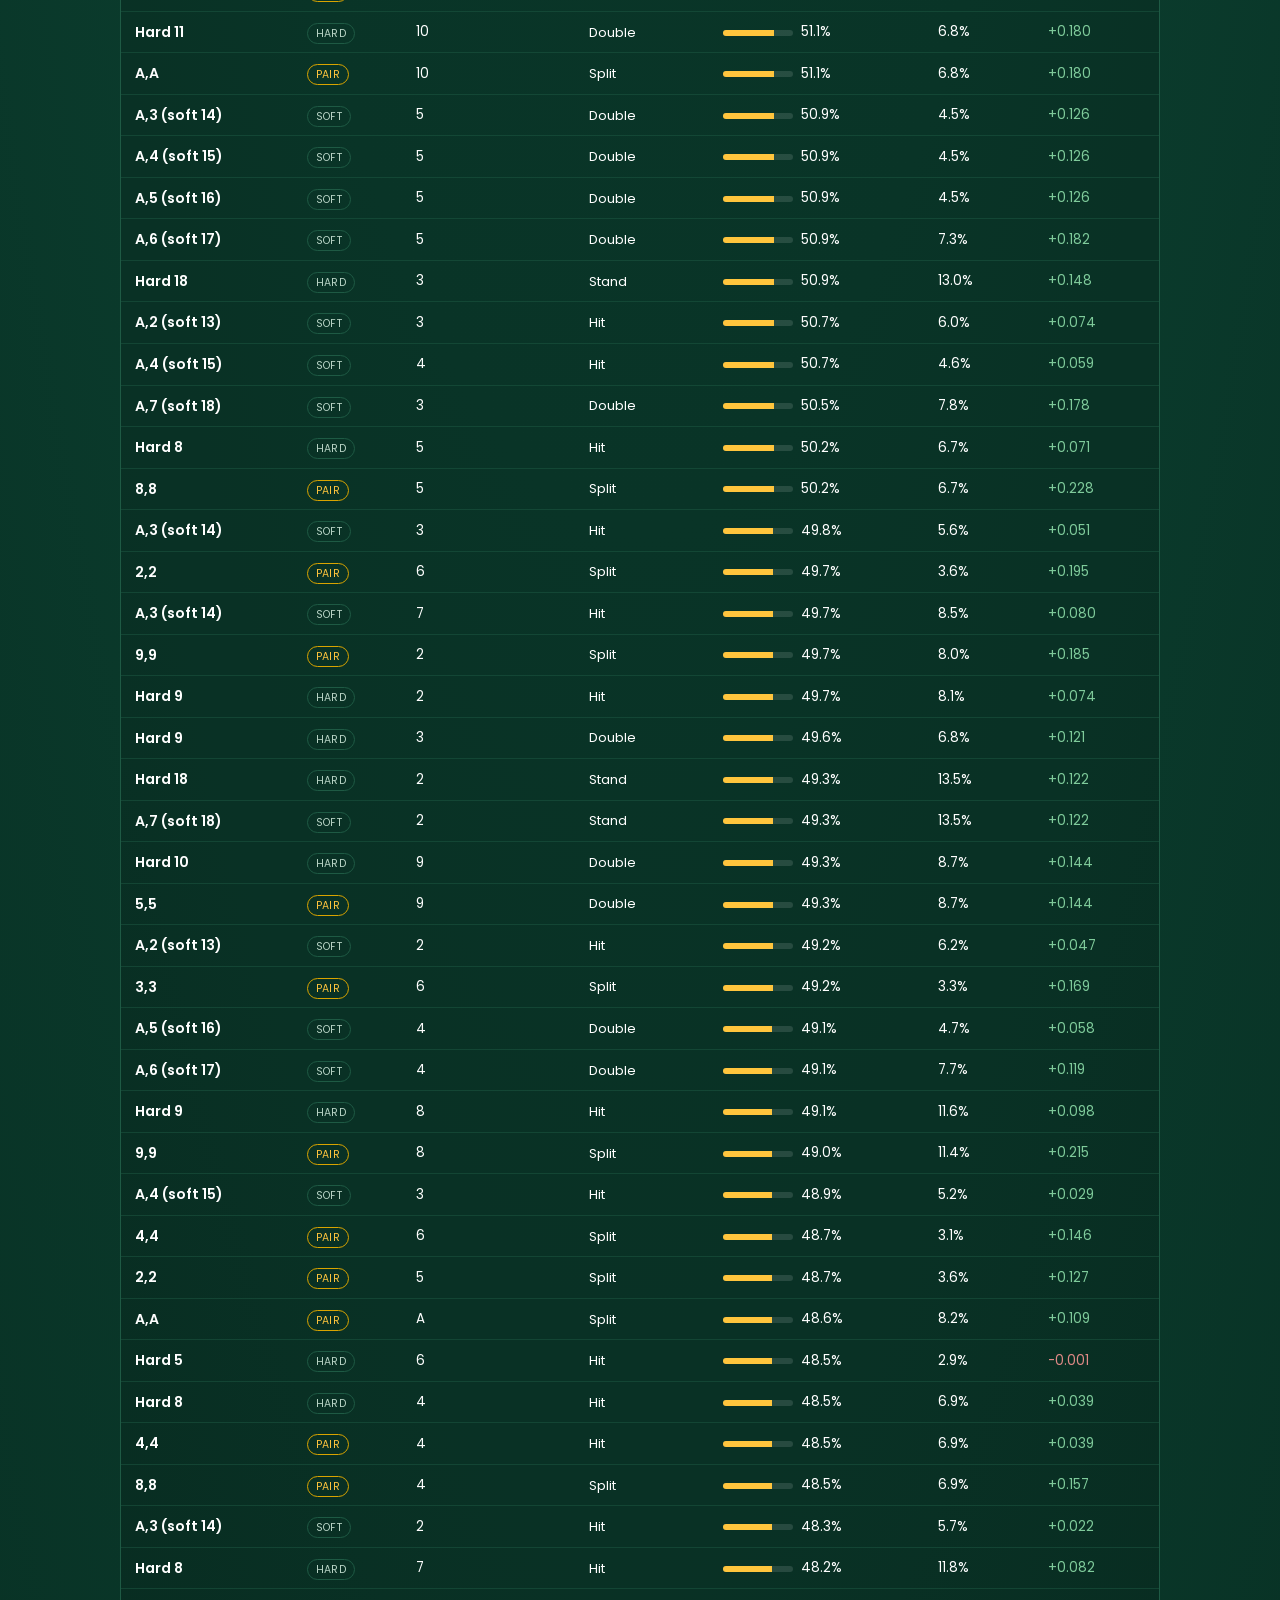
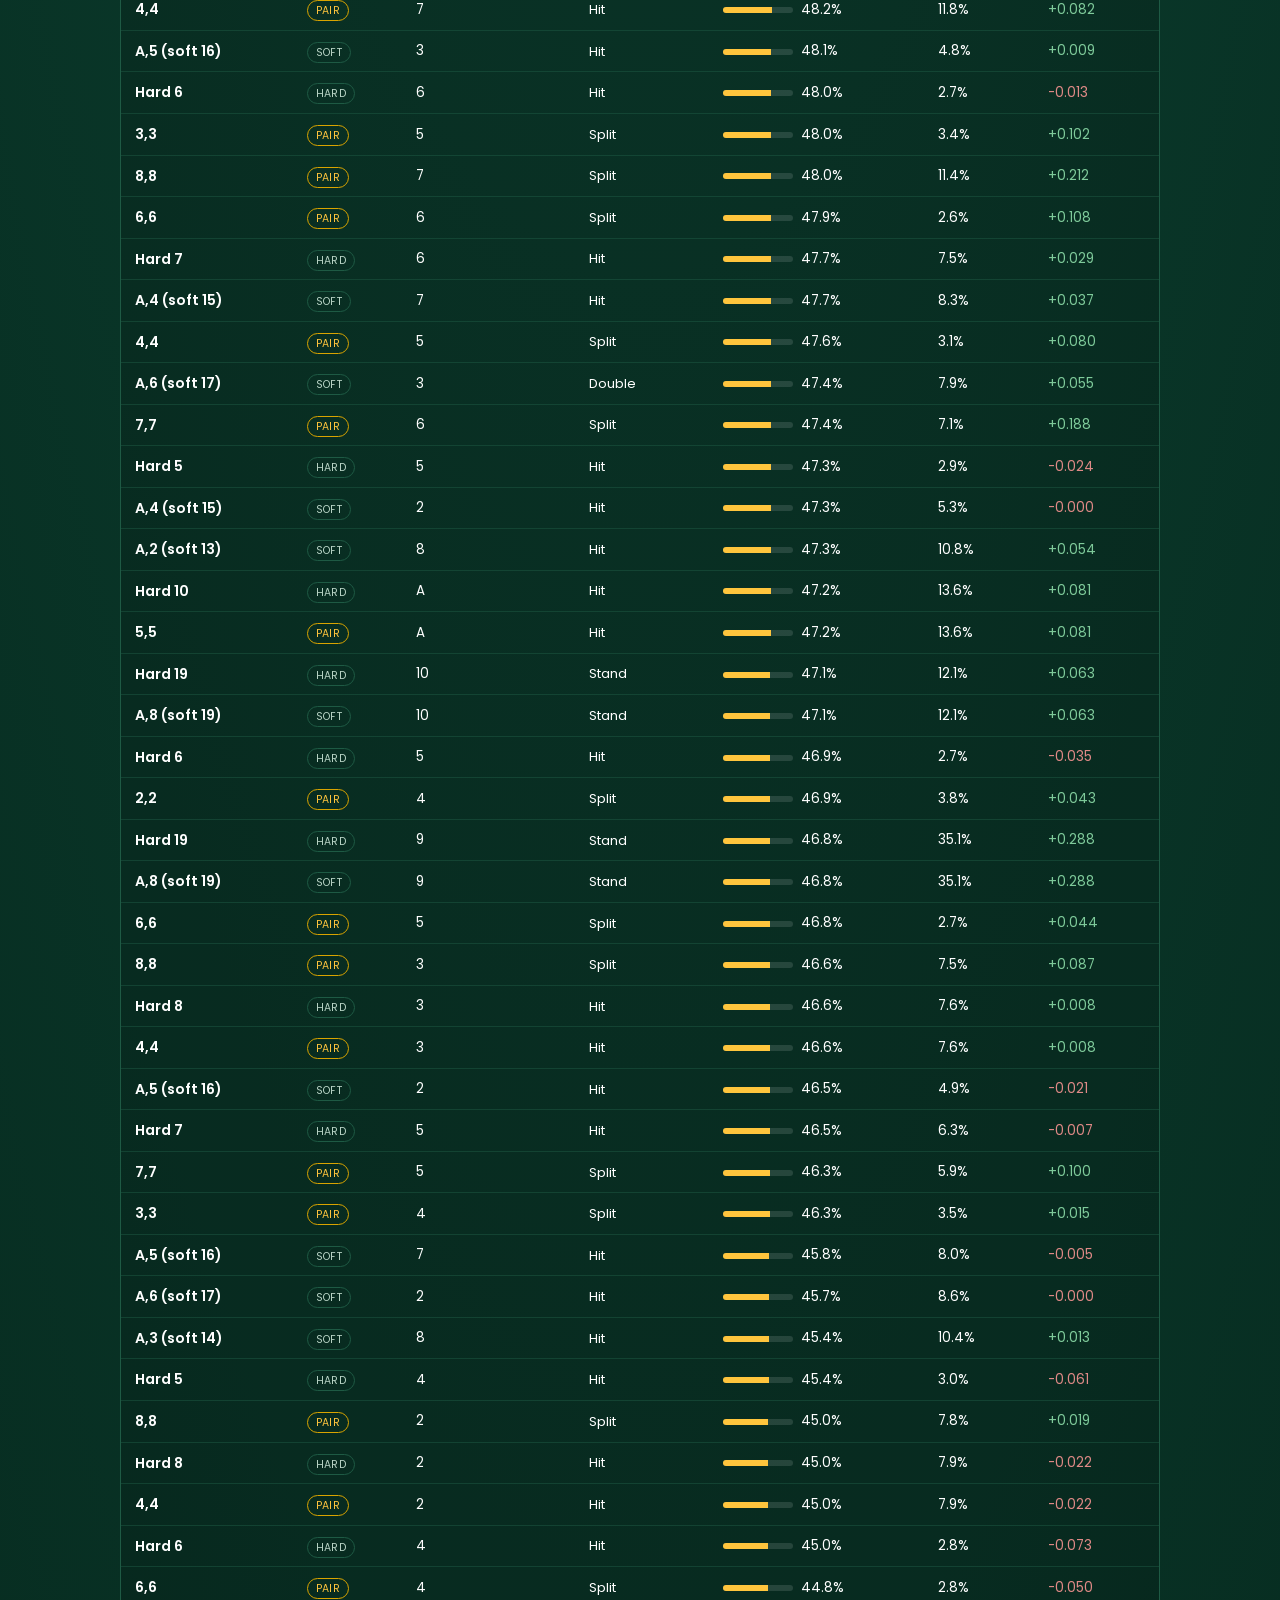
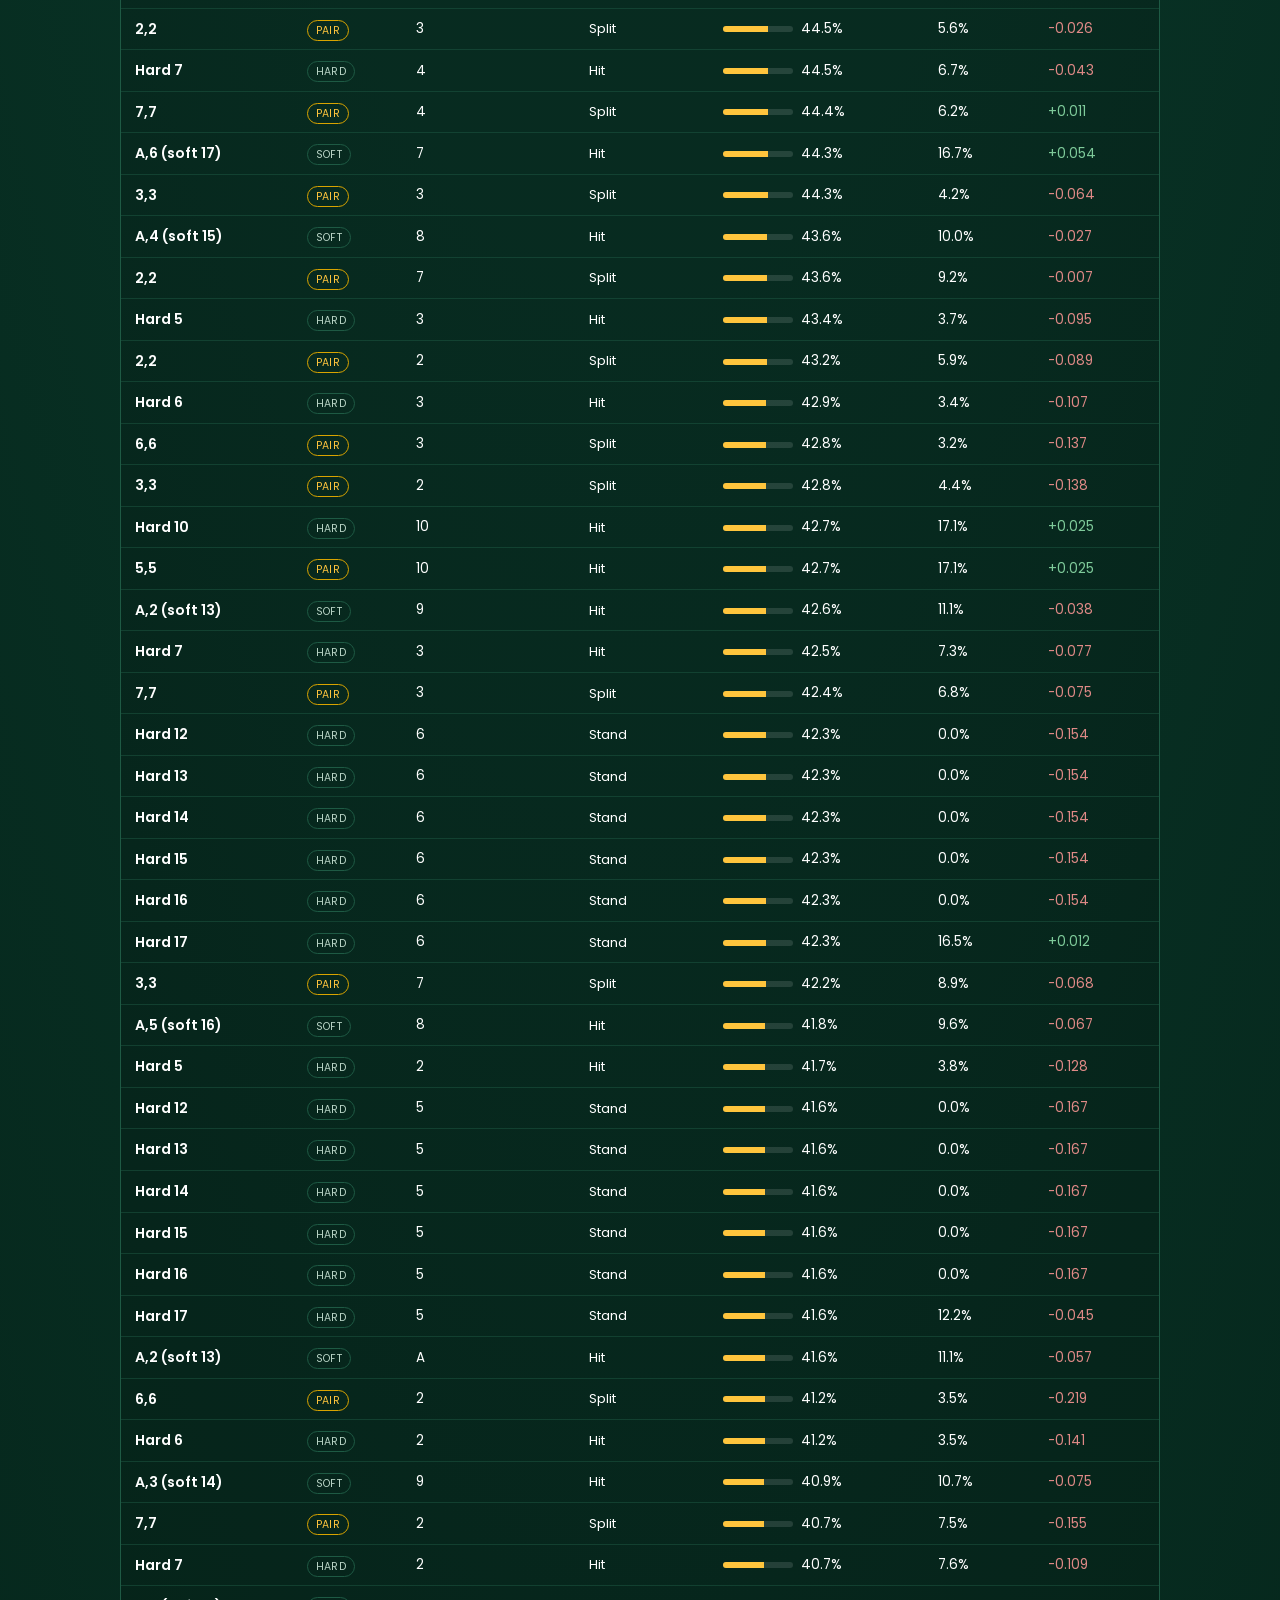
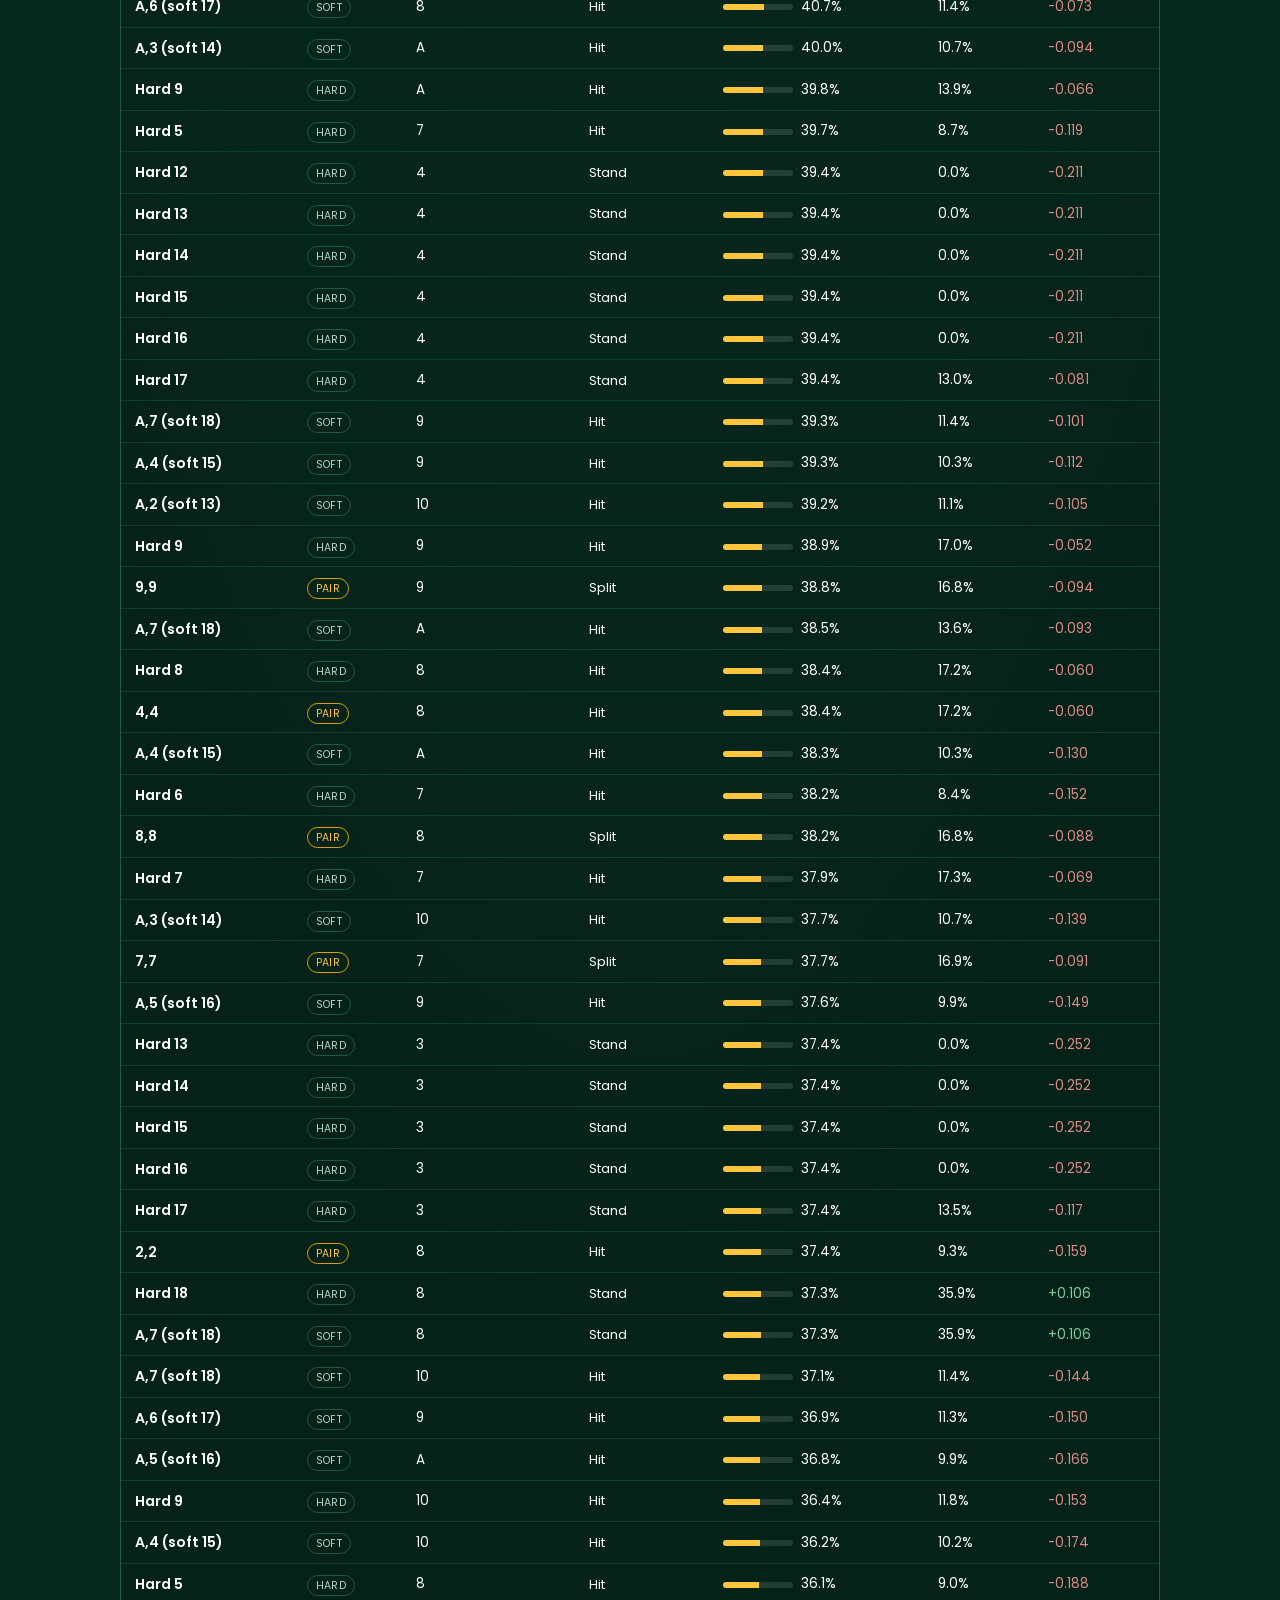
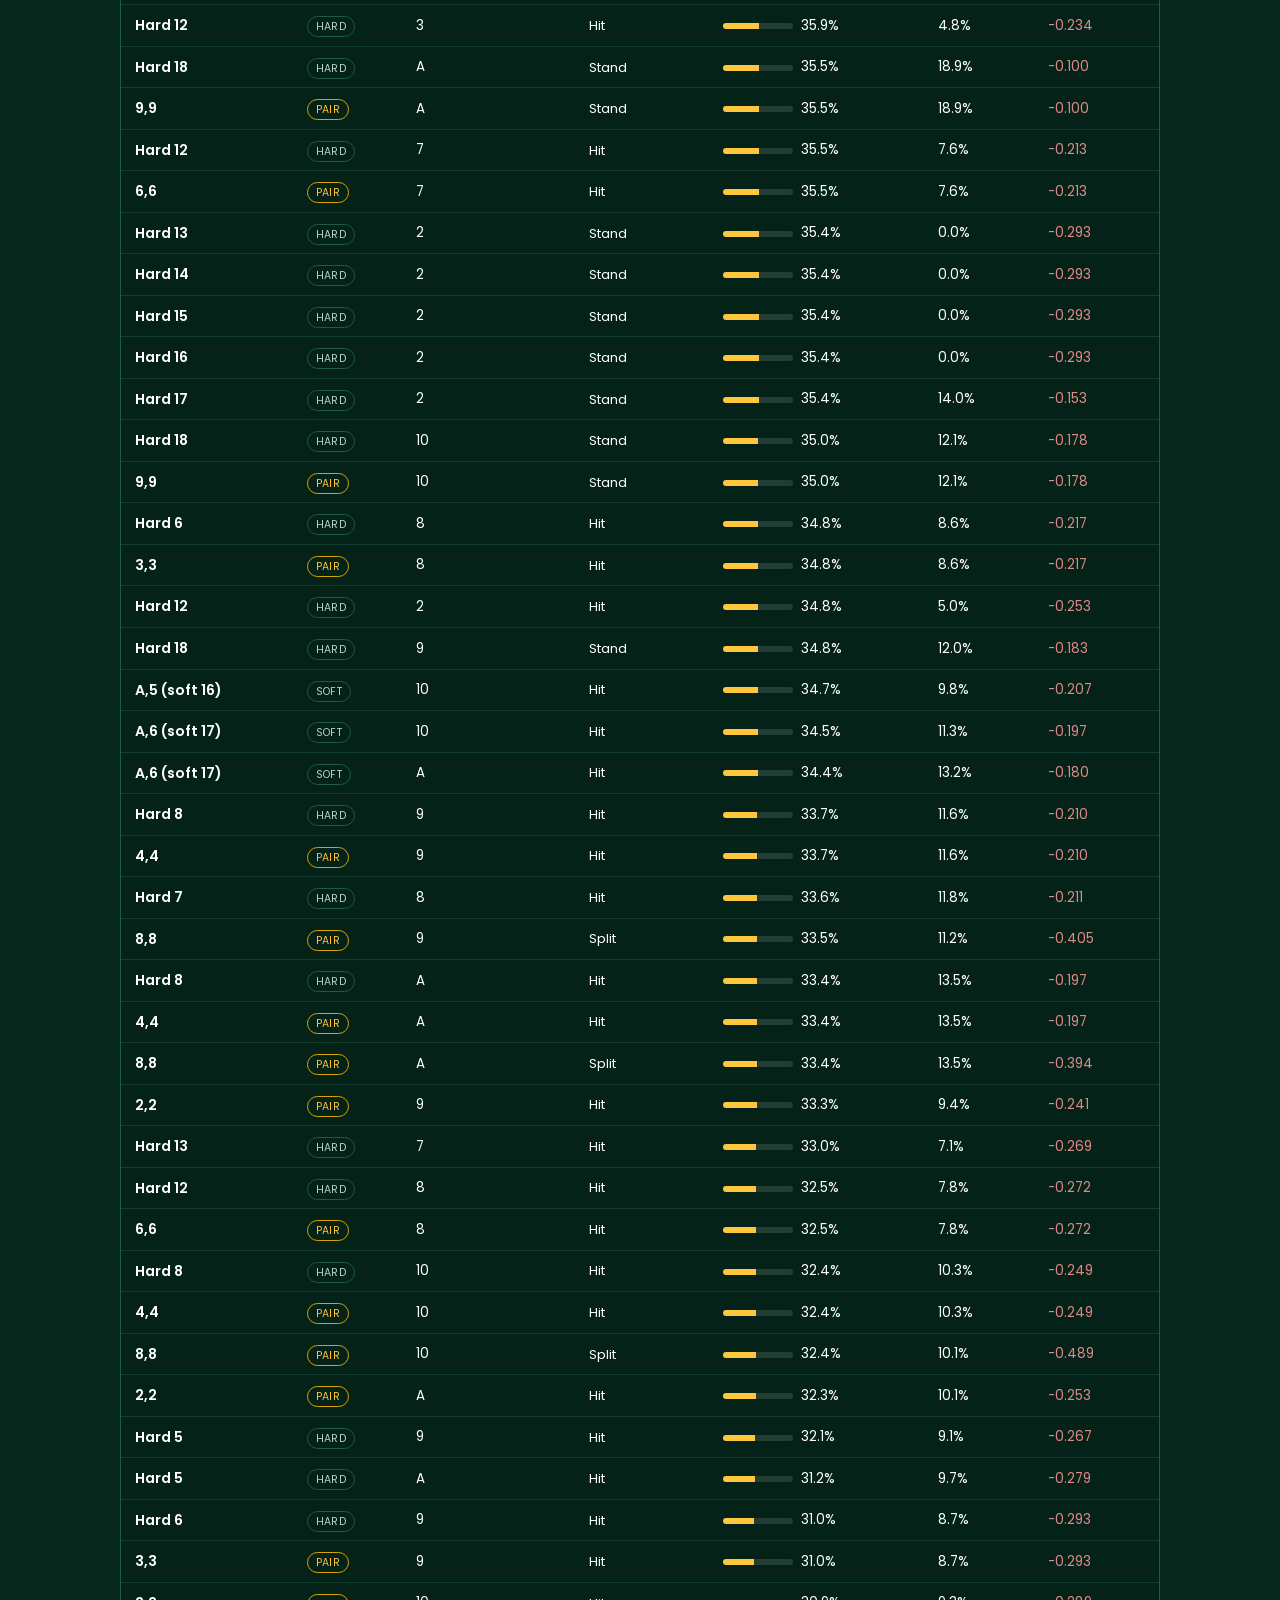
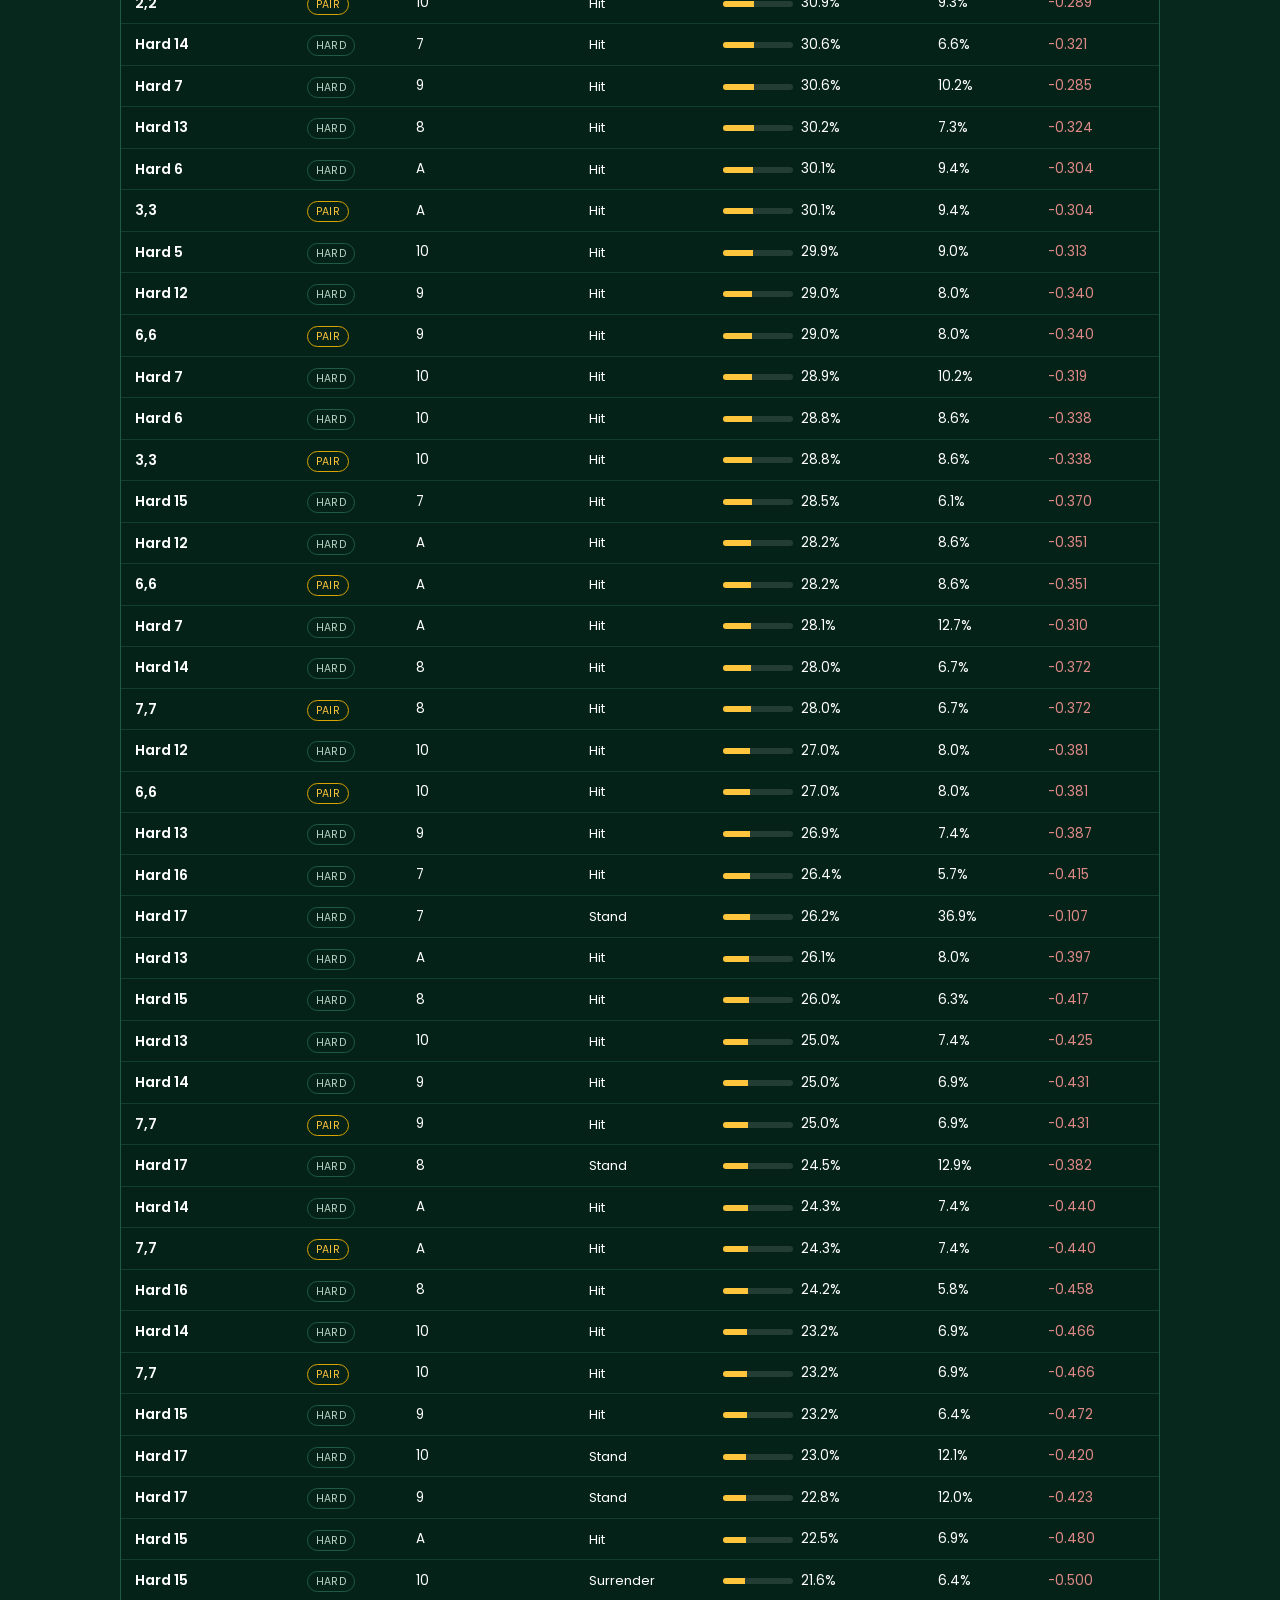
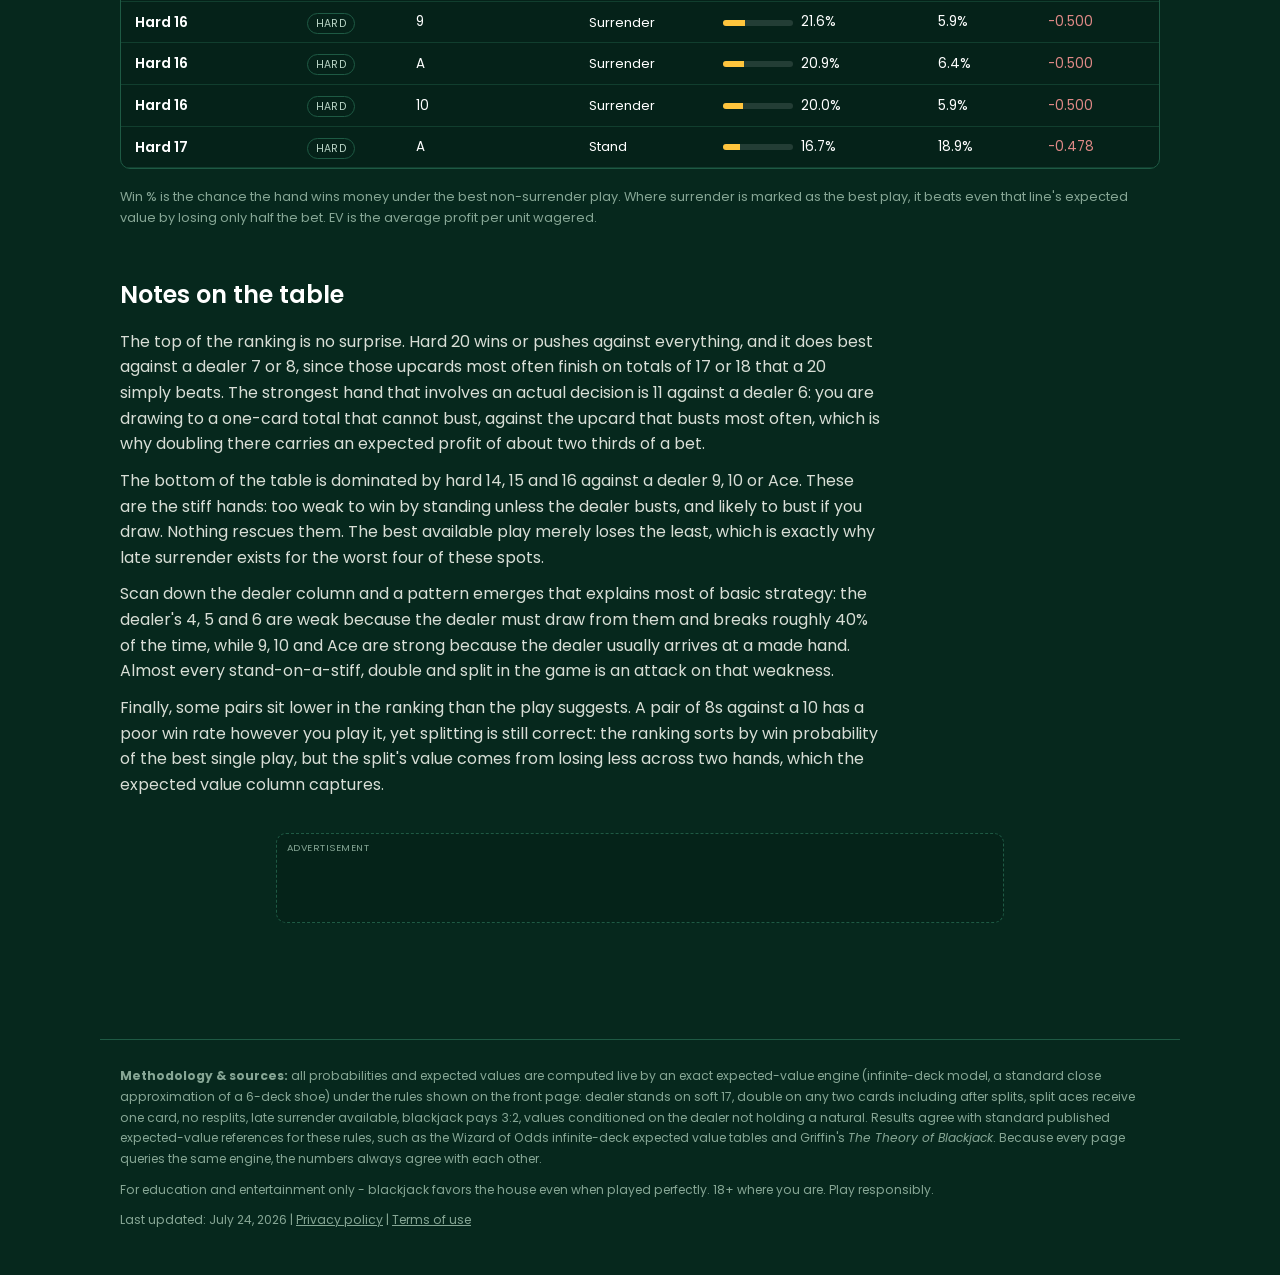
<file: rankings.html>
<!DOCTYPE html>
<html lang="en">
<head>
<meta charset="UTF-8">
<meta name="viewport" content="width=device-width, initial-scale=1.0">
<title>Blackjack Hand Rankings by Win Probability - Best Blackjack Hands</title>
<meta name="description" content="All 340 blackjack starting hands ranked by win probability, with push rate, expected value and the best play - 6 decks, dealer stands on soft 17.">
<link rel="icon" type="image/png" sizes="512x512" href="favicon.png">
<link rel="apple-touch-icon" href="favicon.png">
<script async src="https://fundingchoicesmessages.google.com/i/pub-8707937416295070?ers=1"></script><script>(function() {function signalGooglefcPresent() {if (!window.frames['googlefcPresent']) {if (document.body) {const iframe = document.createElement('iframe'); iframe.style = 'width: 0; height: 0; border: none; z-index: -1000; left: -1000px; top: -1000px;'; iframe.style.display = 'none'; iframe.name = 'googlefcPresent'; document.body.appendChild(iframe);} else {setTimeout(signalGooglefcPresent, 0);}}}signalGooglefcPresent();})();</script>
<script async src="https://pagead2.googlesyndication.com/pagead/js/adsbygoogle.js?client=ca-pub-8707937416295070"
     crossorigin="anonymous"></script>
<link rel="preconnect" href="https://fonts.googleapis.com">
<link rel="preconnect" href="https://fonts.gstatic.com" crossorigin>
<link href="https://fonts.googleapis.com/css2?family=Poppins:wght@400;500;600;700&display=swap" rel="stylesheet">
<link rel="stylesheet" href="styles.css">
</head>
<body>

<nav class="nav" aria-label="Main">
  <div class="nav-inner">
    <a class="wordmark" href="index.html">Best Blackjack Hands</a>
    <button class="menu-toggle" aria-expanded="false" aria-controls="navlinks" aria-label="Open menu">Menu</button>
    <div class="navlinks" id="navlinks">
      <a class="navlink" href="index.html">Overview</a>
      <a class="navlink" href="rankings.html" aria-current="page">Hand rankings</a>
      <a class="navlink" href="analyzer.html">Hand analyzer</a>
      <a class="navlink" href="chart.html">Strategy chart</a>
      <a class="navlink" href="guides.html">Guides</a>
      <a class="navlink" href="rules.html">How to play</a>
      <a class="navlink" href="about.html">About</a>
    </div>
  </div>
</nav>
<script>
(function(){
  var t = document.querySelector(".menu-toggle"), n = document.getElementById("navlinks");
  if (t) t.addEventListener("click", function(){
    var open = n.classList.toggle("open");
    t.setAttribute("aria-expanded", String(open));
  });
})();
</script>

<!-- ============ RANKINGS ============ -->
<main id="view-rankings" class="view">
  <h1>Hand rankings</h1>
  <p class="lede">Each row is one player starting hand against one dealer upcard. Win, push and loss probabilities assume you play perfect basic strategy from that point on. Click a column header to sort.</p>

  <div class="controls">
    <div class="control">
      <label for="f-type">Hand type</label>
      <select id="f-type">
        <option value="all">All hands</option>
        <option value="hard">Hard totals</option>
        <option value="soft">Soft totals</option>
        <option value="pair">Pairs</option>
      </select>
    </div>
    <div class="control">
      <label for="f-up">Dealer upcard</label>
      <select id="f-up">
        <option value="all">All upcards</option>
      </select>
    </div>
    <div class="count-note" id="row-count"></div>
  </div>

  <div class="table-wrap">
    <table id="rank-table" aria-describedby="row-count">
      <thead>
        <tr>
          <th class="sortable" data-key="hand">Your hand<span class="arrow"></span></th>
          <th>Type</th>
          <th class="sortable" data-key="up">Dealer shows<span class="arrow"></span></th>
          <th>Best play</th>
          <th class="sortable" data-key="win">Win %<span class="arrow"></span></th>
          <th class="sortable" data-key="push">Push %<span class="arrow"></span></th>
          <th class="sortable" data-key="ev">EV / unit<span class="arrow"></span></th>
        </tr>
      </thead>
      <tbody id="rank-body"></tbody>
    </table>
  </div>
  <p class="hero-note" style="text-align:left;margin-top:18px">Win % is the chance the hand wins money under the best non-surrender play. Where surrender is marked as the best play, it beats even that line's expected value by losing only half the bet. EV is the average profit per unit wagered.</p>
  
  <div class="rules" style="max-width:760px">
    <h2>Notes on the table</h2>
    <p>The top of the ranking is no surprise. Hard 20 wins or pushes against everything, and it does best against a dealer 7 or 8, since those upcards most often finish on totals of 17 or 18 that a 20 simply beats. The strongest hand that involves an actual decision is 11 against a dealer 6: you are drawing to a one-card total that cannot bust, against the upcard that busts most often, which is why doubling there carries an expected profit of about two thirds of a bet.</p>
    <p>The bottom of the table is dominated by hard 14, 15 and 16 against a dealer 9, 10 or Ace. These are the stiff hands: too weak to win by standing unless the dealer busts, and likely to bust if you draw. Nothing rescues them. The best available play merely loses the least, which is exactly why late surrender exists for the worst four of these spots.</p>
    <p>Scan down the dealer column and a pattern emerges that explains most of basic strategy: the dealer's 4, 5 and 6 are weak because the dealer must draw from them and breaks roughly 40% of the time, while 9, 10 and Ace are strong because the dealer usually arrives at a made hand. Almost every stand-on-a-stiff, double and split in the game is an attack on that weakness.</p>
    <p>Finally, some pairs sit lower in the ranking than the play suggests. A pair of 8s against a 10 has a poor win rate however you play it, yet splitting is still correct: the ranking sorts by win probability of the best single play, but the split's value comes from losing less across two hands, which the expected value column captures.</p>
  </div>

  <!-- AD SLOT: replace inner placeholder with your ad network code. Recommended: 728x90 leaderboard or responsive unit. -->
  <div class="ad-slot"><ins class="adsbygoogle" style="display:block;width:100%" data-ad-client="ca-pub-8707937416295070" data-ad-slot="7540887128" data-ad-format="auto" data-full-width-responsive="true"></ins></div>
</main>


<footer>
  <p><strong>Methodology &amp; sources:</strong> all probabilities and expected values are computed live by an exact expected-value engine (infinite-deck model, a standard close approximation of a 6-deck shoe) under the rules shown on the front page: dealer stands on soft 17, double on any two cards including after splits, split aces receive one card, no resplits, late surrender available, blackjack pays 3:2, values conditioned on the dealer not holding a natural. Results agree with standard published expected-value references for these rules, such as the Wizard of Odds infinite-deck expected value tables and Griffin's <em>The Theory of Blackjack</em>. Because every page queries the same engine, the numbers always agree with each other.</p>
  <p style="margin-top:10px">For education and entertainment only - blackjack favors the house even when played perfectly. 18+ where you are. Play responsibly.</p>
  <p style="margin-top:10px">Last updated: July 24, 2026 | <a href="privacy.html">Privacy policy</a> | <a href="terms.html">Terms of use</a></p>
</footer>

<!-- AD SLOT (mobile anchor): shown only 640px wide and narrower. Replace 7540887128 with your AdSense unit ID. -->
<div class="ad-anchor" id="ad-anchor">
  <button class="ad-close" aria-label="Close ad" onclick="document.getElementById('ad-anchor').remove();document.body.classList.remove('has-anchor')">Close</button>
  <ins class="adsbygoogle" style="display:block;width:320px;height:50px" data-ad-client="ca-pub-8707937416295070" data-ad-slot="7540887128" data-ad-format="auto" data-full-width-responsive="true"></ins>
</div>
<script>document.body.classList.add("has-anchor");</script>
<script src="engine.js"></script>
<script>
"use strict";
/* ================================================================
   Rankings UI
   ================================================================ */
let sortKey = "win", sortDir = -1;

const fType = document.getElementById("f-type");
const fUp = document.getElementById("f-up");
for (const up of UPCARDS){
  const o = document.createElement("option");
  o.value = up; o.textContent = "Dealer " + upLabel(up);
  fUp.appendChild(o);
}
function renderTable(){
  let rows = ROWS.filter(r =>
    (fType.value === "all" || r.type === fType.value) &&
    (fUp.value === "all" || String(r.up) === fUp.value));
  const dir = sortDir;
  rows.sort((a,b) => {
    let d = 0;
    if (sortKey === "hand") d = a.order - b.order;
    else if (sortKey === "up") d = a.up - b.up;
    else d = a[sortKey] - b[sortKey];
    if (d === 0) d = b.win - a.win;
    return d * dir;
  });
  const maxWin = 0.7;
  const body = document.getElementById("rank-body");
  body.innerHTML = rows.map(r => `
    <tr>
      <td><span class="handchip">${r.hand}</span></td>
      <td><span class="typetag ${r.type === "pair" ? "pair" : ""}">${r.type}</span></td>
      <td class="num">${upLabel(r.up)}</td>
      <td class="playtag">${r.best}</td>
      <td class="num"><span class="winbar"><i style="width:${Math.min(100, 100*r.win/maxWin)}%"></i></span>${fmtPct(r.win)}</td>
      <td class="num">${fmtPct(r.push)}</td>
      <td class="num ${r.ev >= 0 ? "ev-pos" : "ev-neg"}">${fmtEV(r.ev)}</td>
    </tr>`).join("");
  document.getElementById("row-count").textContent = rows.length + " of " + ROWS.length + " combinations";
  document.querySelectorAll("#rank-table thead th.sortable").forEach(th => {
    th.querySelector(".arrow").textContent =
      th.dataset.key === sortKey ? (sortDir === -1 ? " v" : " ^") : "";
  });
}
document.querySelectorAll("#rank-table thead th.sortable").forEach(th => {
  th.addEventListener("click", () => {
    const k = th.dataset.key;
    if (sortKey === k) sortDir *= -1;
    else { sortKey = k; sortDir = (k === "hand" || k === "up") ? 1 : -1; }
    renderTable();
  });
});
fType.addEventListener("change", renderTable);
fUp.addEventListener("change", renderTable);
renderTable();


</script>
<script>
document.querySelectorAll("ins.adsbygoogle:not([data-adsbygoogle-status])").forEach(ins => {
  if (ins.closest(".ad-anchor") && window.innerWidth > 640) return;
  try { (window.adsbygoogle = window.adsbygoogle || []).push({}); } catch(e) {}
});
</script>
</body>
</html>
</file>
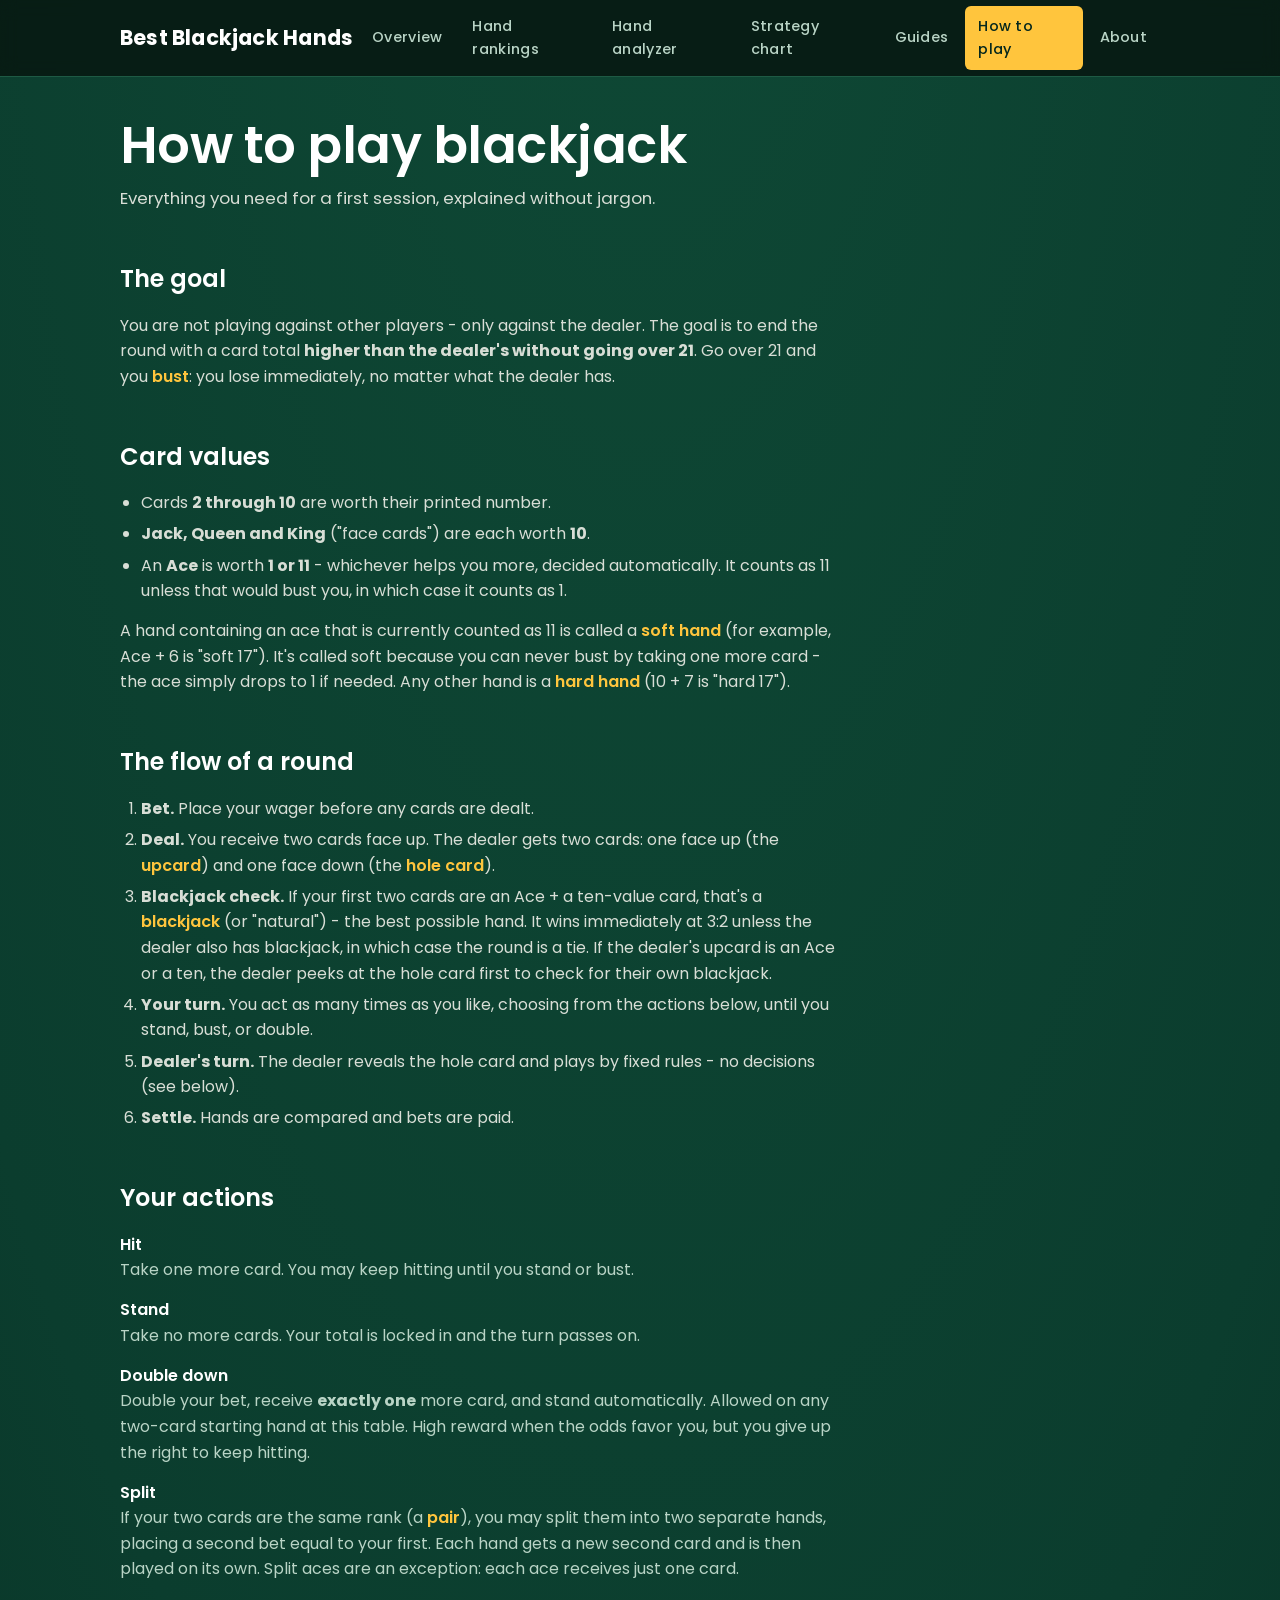
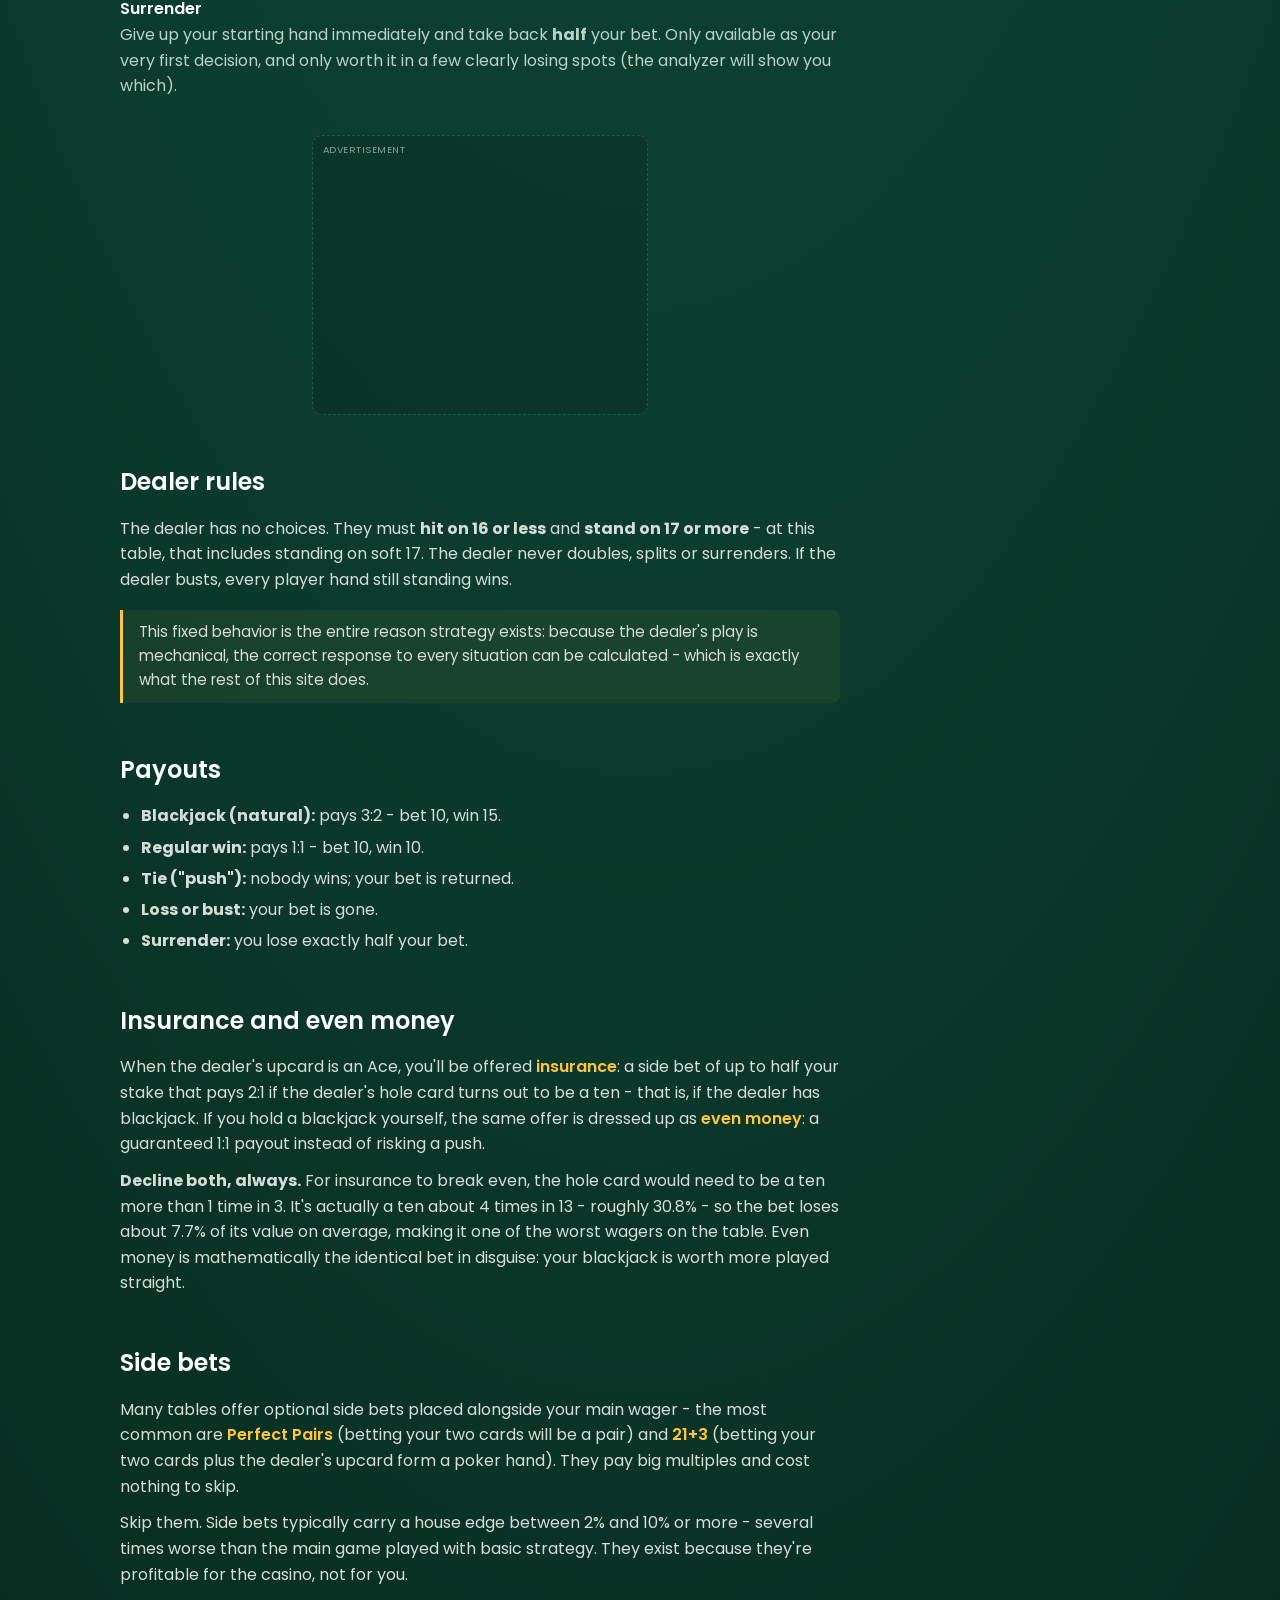
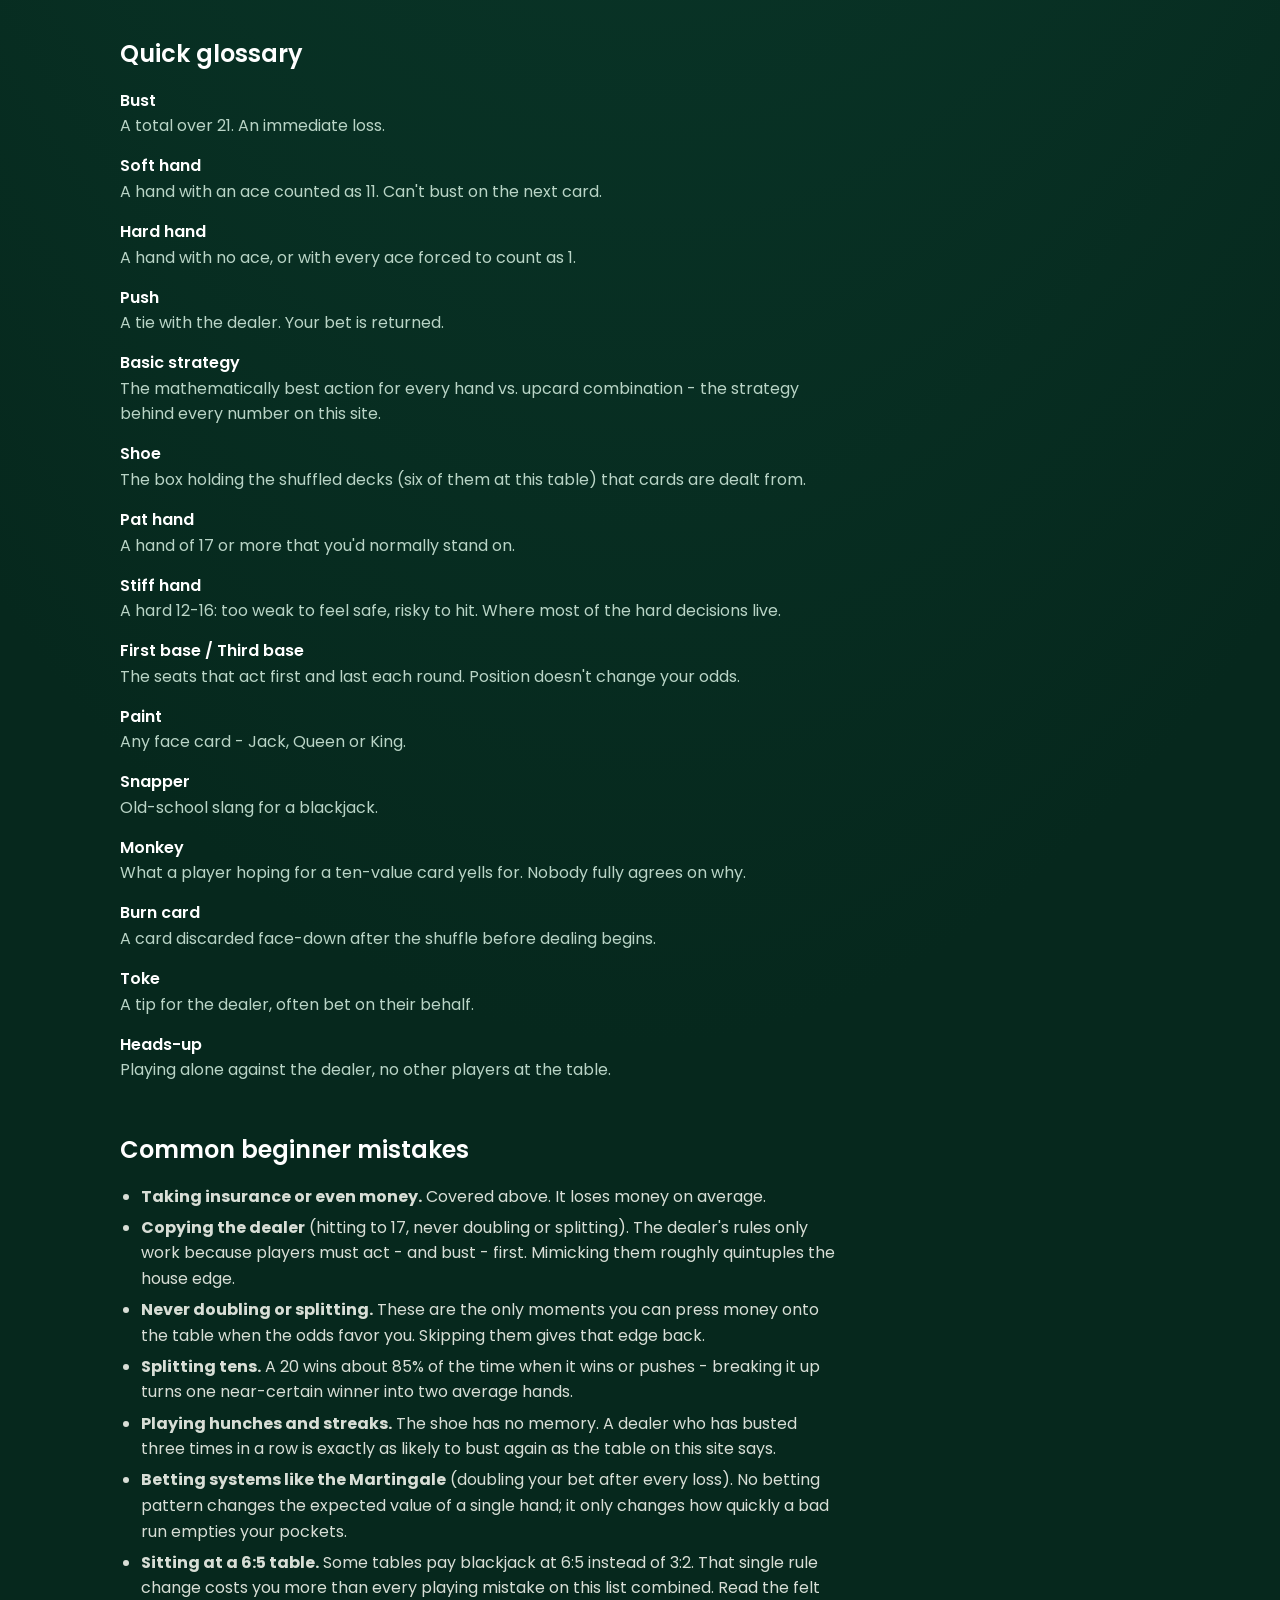
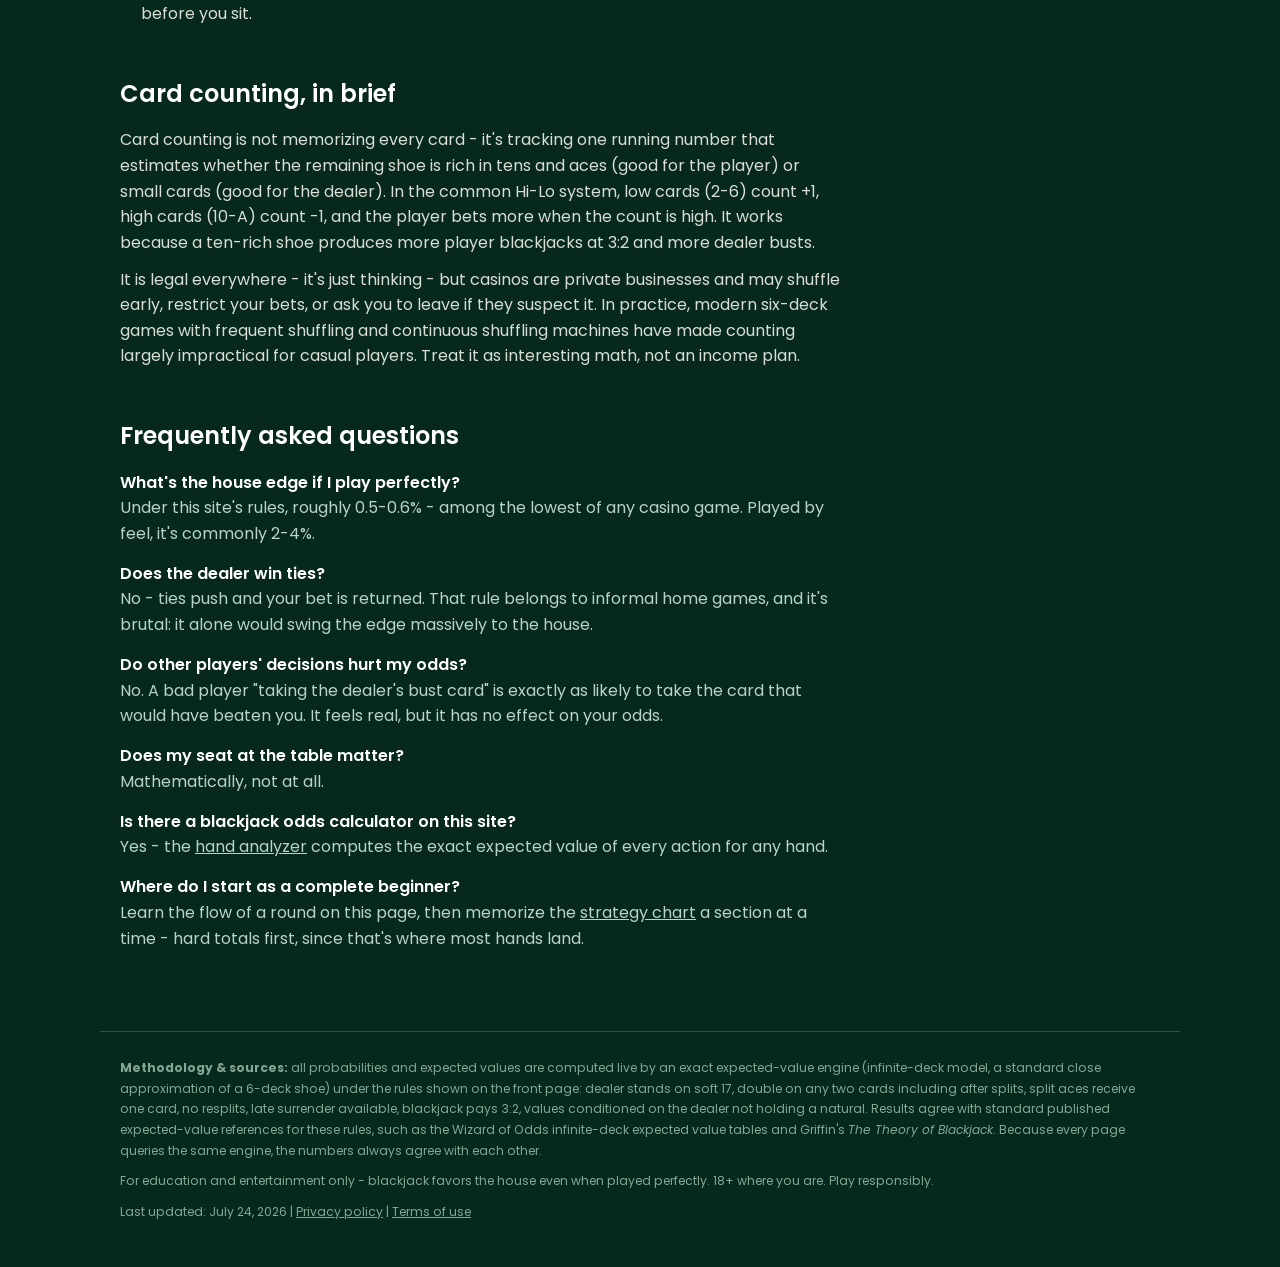
<file: rules.html>
<!DOCTYPE html>
<html lang="en">
<head>
<meta charset="UTF-8">
<meta name="viewport" content="width=device-width, initial-scale=1.0">
<title>How to Play Blackjack: Rules, Slang & FAQ - Best Blackjack Hands</title>
<meta name="description" content="How to play blackjack: card values, the flow of a round, every player action, dealer rules, payouts, insurance, side bets, common slang and FAQ.">
<link rel="icon" type="image/png" sizes="512x512" href="favicon.png">
<link rel="apple-touch-icon" href="favicon.png">
<script async src="https://fundingchoicesmessages.google.com/i/pub-8707937416295070?ers=1"></script><script>(function() {function signalGooglefcPresent() {if (!window.frames['googlefcPresent']) {if (document.body) {const iframe = document.createElement('iframe'); iframe.style = 'width: 0; height: 0; border: none; z-index: -1000; left: -1000px; top: -1000px;'; iframe.style.display = 'none'; iframe.name = 'googlefcPresent'; document.body.appendChild(iframe);} else {setTimeout(signalGooglefcPresent, 0);}}}signalGooglefcPresent();})();</script>
<script async src="https://pagead2.googlesyndication.com/pagead/js/adsbygoogle.js?client=ca-pub-8707937416295070"
     crossorigin="anonymous"></script>
<link rel="preconnect" href="https://fonts.googleapis.com">
<link rel="preconnect" href="https://fonts.gstatic.com" crossorigin>
<link href="https://fonts.googleapis.com/css2?family=Poppins:wght@400;500;600;700&display=swap" rel="stylesheet">
<link rel="stylesheet" href="styles.css">
</head>
<body>

<nav class="nav" aria-label="Main">
  <div class="nav-inner">
    <a class="wordmark" href="index.html">Best Blackjack Hands</a>
    <button class="menu-toggle" aria-expanded="false" aria-controls="navlinks" aria-label="Open menu">Menu</button>
    <div class="navlinks" id="navlinks">
      <a class="navlink" href="index.html">Overview</a>
      <a class="navlink" href="rankings.html">Hand rankings</a>
      <a class="navlink" href="analyzer.html">Hand analyzer</a>
      <a class="navlink" href="chart.html">Strategy chart</a>
      <a class="navlink" href="guides.html">Guides</a>
      <a class="navlink" href="rules.html" aria-current="page">How to play</a>
      <a class="navlink" href="about.html">About</a>
    </div>
  </div>
</nav>
<script>
(function(){
  var t = document.querySelector(".menu-toggle"), n = document.getElementById("navlinks");
  if (t) t.addEventListener("click", function(){
    var open = n.classList.toggle("open");
    t.setAttribute("aria-expanded", String(open));
  });
})();
</script>

<!-- ============ RULES ============ -->
<main id="view-rules" class="view">
  <div class="rules">
    <h1>How to play blackjack</h1>
    <p class="lede">Everything you need for a first session, explained without jargon.</p>

    <h2>The goal</h2>
    <p>You are not playing against other players - only against the dealer. The goal is to end the round with a card total <strong>higher than the dealer's without going over 21</strong>. Go over 21 and you <span class="term">bust</span>: you lose immediately, no matter what the dealer has.</p>

    <h2>Card values</h2>
    <ul>
      <li>Cards <strong>2 through 10</strong> are worth their printed number.</li>
      <li><strong>Jack, Queen and King</strong> ("face cards") are each worth <strong>10</strong>.</li>
      <li>An <strong>Ace</strong> is worth <strong>1 or 11</strong> - whichever helps you more, decided automatically. It counts as 11 unless that would bust you, in which case it counts as 1.</li>
    </ul>
    <p>A hand containing an ace that is currently counted as 11 is called a <span class="term">soft hand</span> (for example, Ace + 6 is "soft 17"). It's called soft because you can never bust by taking one more card - the ace simply drops to 1 if needed. Any other hand is a <span class="term">hard hand</span> (10 + 7 is "hard 17").</p>

    <h2>The flow of a round</h2>
    <ol>
      <li><strong>Bet.</strong> Place your wager before any cards are dealt.</li>
      <li><strong>Deal.</strong> You receive two cards face up. The dealer gets two cards: one face up (the <span class="term">upcard</span>) and one face down (the <span class="term">hole card</span>).</li>
      <li><strong>Blackjack check.</strong> If your first two cards are an Ace + a ten-value card, that's a <span class="term">blackjack</span> (or "natural") - the best possible hand. It wins immediately at 3:2 unless the dealer also has blackjack, in which case the round is a tie. If the dealer's upcard is an Ace or a ten, the dealer peeks at the hole card first to check for their own blackjack.</li>
      <li><strong>Your turn.</strong> You act as many times as you like, choosing from the actions below, until you stand, bust, or double.</li>
      <li><strong>Dealer's turn.</strong> The dealer reveals the hole card and plays by fixed rules - no decisions (see below).</li>
      <li><strong>Settle.</strong> Hands are compared and bets are paid.</li>
    </ol>

    <h2>Your actions</h2>
    <dl>
      <dt>Hit</dt>
      <dd>Take one more card. You may keep hitting until you stand or bust.</dd>
      <dt>Stand</dt>
      <dd>Take no more cards. Your total is locked in and the turn passes on.</dd>
      <dt>Double down</dt>
      <dd>Double your bet, receive <strong>exactly one</strong> more card, and stand automatically. Allowed on any two-card starting hand at this table. High reward when the odds favor you, but you give up the right to keep hitting.</dd>
      <dt>Split</dt>
      <dd>If your two cards are the same rank (a <span class="term">pair</span>), you may split them into two separate hands, placing a second bet equal to your first. Each hand gets a new second card and is then played on its own. Split aces are an exception: each ace receives just one card.</dd>
      <dt>Surrender</dt>
      <dd>Give up your starting hand immediately and take back <strong>half</strong> your bet. Only available as your very first decision, and only worth it in a few clearly losing spots (the analyzer will show you which).</dd>
    </dl>

    <!-- AD SLOT: replace inner placeholder with your ad network code. Recommended: 336x280 or 300x250 rectangle. -->
    <div class="ad-slot rect"><ins class="adsbygoogle" style="display:block;width:100%" data-ad-client="ca-pub-8707937416295070" data-ad-slot="7540887128" data-ad-format="auto" data-full-width-responsive="true"></ins></div>

    <h2>Dealer rules</h2>
    <p>The dealer has no choices. They must <strong>hit on 16 or less</strong> and <strong>stand on 17 or more</strong> - at this table, that includes standing on soft 17. The dealer never doubles, splits or surrenders. If the dealer busts, every player hand still standing wins.</p>
    <div class="callout">This fixed behavior is the entire reason strategy exists: because the dealer's play is mechanical, the correct response to every situation can be calculated - which is exactly what the rest of this site does.</div>

    <h2>Payouts</h2>
    <ul>
      <li><strong>Blackjack (natural):</strong> pays 3:2 - bet 10, win 15.</li>
      <li><strong>Regular win:</strong> pays 1:1 - bet 10, win 10.</li>
      <li><strong>Tie ("push"):</strong> nobody wins; your bet is returned.</li>
      <li><strong>Loss or bust:</strong> your bet is gone.</li>
      <li><strong>Surrender:</strong> you lose exactly half your bet.</li>
    </ul>

    <h2>Insurance and even money</h2>
    <p>When the dealer's upcard is an Ace, you'll be offered <span class="term">insurance</span>: a side bet of up to half your stake that pays 2:1 if the dealer's hole card turns out to be a ten - that is, if the dealer has blackjack. If you hold a blackjack yourself, the same offer is dressed up as <span class="term">even money</span>: a guaranteed 1:1 payout instead of risking a push.</p>
    <p><strong>Decline both, always.</strong> For insurance to break even, the hole card would need to be a ten more than 1 time in 3. It's actually a ten about 4 times in 13 - roughly 30.8% - so the bet loses about 7.7% of its value on average, making it one of the worst wagers on the table. Even money is mathematically the identical bet in disguise: your blackjack is worth more played straight.</p>

    <h2>Side bets</h2>
    <p>Many tables offer optional side bets placed alongside your main wager - the most common are <span class="term">Perfect Pairs</span> (betting your two cards will be a pair) and <span class="term">21+3</span> (betting your two cards plus the dealer's upcard form a poker hand). They pay big multiples and cost nothing to skip.</p>
    <p>Skip them. Side bets typically carry a house edge between 2% and 10% or more - several times worse than the main game played with basic strategy. They exist because they're profitable for the casino, not for you.</p>

    <h2>Quick glossary</h2>
    <dl>
      <dt>Bust</dt><dd>A total over 21. An immediate loss.</dd>
      <dt>Soft hand</dt><dd>A hand with an ace counted as 11. Can't bust on the next card.</dd>
      <dt>Hard hand</dt><dd>A hand with no ace, or with every ace forced to count as 1.</dd>
      <dt>Push</dt><dd>A tie with the dealer. Your bet is returned.</dd>
      <dt>Basic strategy</dt><dd>The mathematically best action for every hand vs. upcard combination - the strategy behind every number on this site.</dd>
      <dt>Shoe</dt><dd>The box holding the shuffled decks (six of them at this table) that cards are dealt from.</dd>
      <dt>Pat hand</dt><dd>A hand of 17 or more that you'd normally stand on.</dd>
      <dt>Stiff hand</dt><dd>A hard 12-16: too weak to feel safe, risky to hit. Where most of the hard decisions live.</dd>
      <dt>First base / Third base</dt><dd>The seats that act first and last each round. Position doesn't change your odds.</dd>
      <dt>Paint</dt><dd>Any face card - Jack, Queen or King.</dd>
      <dt>Snapper</dt><dd>Old-school slang for a blackjack.</dd>
      <dt>Monkey</dt><dd>What a player hoping for a ten-value card yells for. Nobody fully agrees on why.</dd>
      <dt>Burn card</dt><dd>A card discarded face-down after the shuffle before dealing begins.</dd>
      <dt>Toke</dt><dd>A tip for the dealer, often bet on their behalf.</dd>
      <dt>Heads-up</dt><dd>Playing alone against the dealer, no other players at the table.</dd>
    </dl>

    <h2>Common beginner mistakes</h2>
    <ul>
      <li><strong>Taking insurance or even money.</strong> Covered above. It loses money on average.</li>
      <li><strong>Copying the dealer</strong> (hitting to 17, never doubling or splitting). The dealer's rules only work because players must act - and bust - first. Mimicking them roughly quintuples the house edge.</li>
      <li><strong>Never doubling or splitting.</strong> These are the only moments you can press money onto the table when the odds favor you. Skipping them gives that edge back.</li>
      <li><strong>Splitting tens.</strong> A 20 wins about 85% of the time when it wins or pushes - breaking it up turns one near-certain winner into two average hands.</li>
      <li><strong>Playing hunches and streaks.</strong> The shoe has no memory. A dealer who has busted three times in a row is exactly as likely to bust again as the table on this site says.</li>
      <li><strong>Betting systems like the Martingale</strong> (doubling your bet after every loss). No betting pattern changes the expected value of a single hand; it only changes how quickly a bad run empties your pockets.</li>
      <li><strong>Sitting at a 6:5 table.</strong> Some tables pay blackjack at 6:5 instead of 3:2. That single rule change costs you more than every playing mistake on this list combined. Read the felt before you sit.</li>
    </ul>

    <h2>Card counting, in brief</h2>
    <p>Card counting is not memorizing every card - it's tracking one running number that estimates whether the remaining shoe is rich in tens and aces (good for the player) or small cards (good for the dealer). In the common Hi-Lo system, low cards (2-6) count +1, high cards (10-A) count -1, and the player bets more when the count is high. It works because a ten-rich shoe produces more player blackjacks at 3:2 and more dealer busts.</p>
    <p>It is legal everywhere - it's just thinking - but casinos are private businesses and may shuffle early, restrict your bets, or ask you to leave if they suspect it. In practice, modern six-deck games with frequent shuffling and continuous shuffling machines have made counting largely impractical for casual players. Treat it as interesting math, not an income plan.</p>

    <h2>Frequently asked questions</h2>
    <dl>
      <dt>What's the house edge if I play perfectly?</dt>
      <dd>Under this site's rules, roughly 0.5-0.6% - among the lowest of any casino game. Played by feel, it's commonly 2-4%.</dd>
      <dt>Does the dealer win ties?</dt>
      <dd>No - ties push and your bet is returned. That rule belongs to informal home games, and it's brutal: it alone would swing the edge massively to the house.</dd>
      <dt>Do other players' decisions hurt my odds?</dt>
      <dd>No. A bad player "taking the dealer's bust card" is exactly as likely to take the card that would have beaten you. It feels real, but it has no effect on your odds.</dd>
      <dt>Does my seat at the table matter?</dt>
      <dd>Mathematically, not at all.</dd>
      <dt>Is there a blackjack odds calculator on this site?</dt>
      <dd>Yes - the <a href="analyzer.html">hand analyzer</a> computes the exact expected value of every action for any hand.</dd>
      <dt>Where do I start as a complete beginner?</dt>
      <dd>Learn the flow of a round on this page, then memorize the <a href="chart.html">strategy chart</a> a section at a time - hard totals first, since that's where most hands land.</dd>
    </dl>
  </div>
</main>


<footer>
  <p><strong>Methodology &amp; sources:</strong> all probabilities and expected values are computed live by an exact expected-value engine (infinite-deck model, a standard close approximation of a 6-deck shoe) under the rules shown on the front page: dealer stands on soft 17, double on any two cards including after splits, split aces receive one card, no resplits, late surrender available, blackjack pays 3:2, values conditioned on the dealer not holding a natural. Results agree with standard published expected-value references for these rules, such as the Wizard of Odds infinite-deck expected value tables and Griffin's <em>The Theory of Blackjack</em>. Because every page queries the same engine, the numbers always agree with each other.</p>
  <p style="margin-top:10px">For education and entertainment only - blackjack favors the house even when played perfectly. 18+ where you are. Play responsibly.</p>
  <p style="margin-top:10px">Last updated: July 24, 2026 | <a href="privacy.html">Privacy policy</a> | <a href="terms.html">Terms of use</a></p>
</footer>

<!-- AD SLOT (mobile anchor): shown only 640px wide and narrower. Replace 7540887128 with your AdSense unit ID. -->
<div class="ad-anchor" id="ad-anchor">
  <button class="ad-close" aria-label="Close ad" onclick="document.getElementById('ad-anchor').remove();document.body.classList.remove('has-anchor')">Close</button>
  <ins class="adsbygoogle" style="display:block;width:320px;height:50px" data-ad-client="ca-pub-8707937416295070" data-ad-slot="7540887128" data-ad-format="auto" data-full-width-responsive="true"></ins>
</div>
<script>document.body.classList.add("has-anchor");</script>

<script>
document.querySelectorAll("ins.adsbygoogle:not([data-adsbygoogle-status])").forEach(ins => {
  if (ins.closest(".ad-anchor") && window.innerWidth > 640) return;
  try { (window.adsbygoogle = window.adsbygoogle || []).push({}); } catch(e) {}
});
</script>
</body>
</html>
</file>
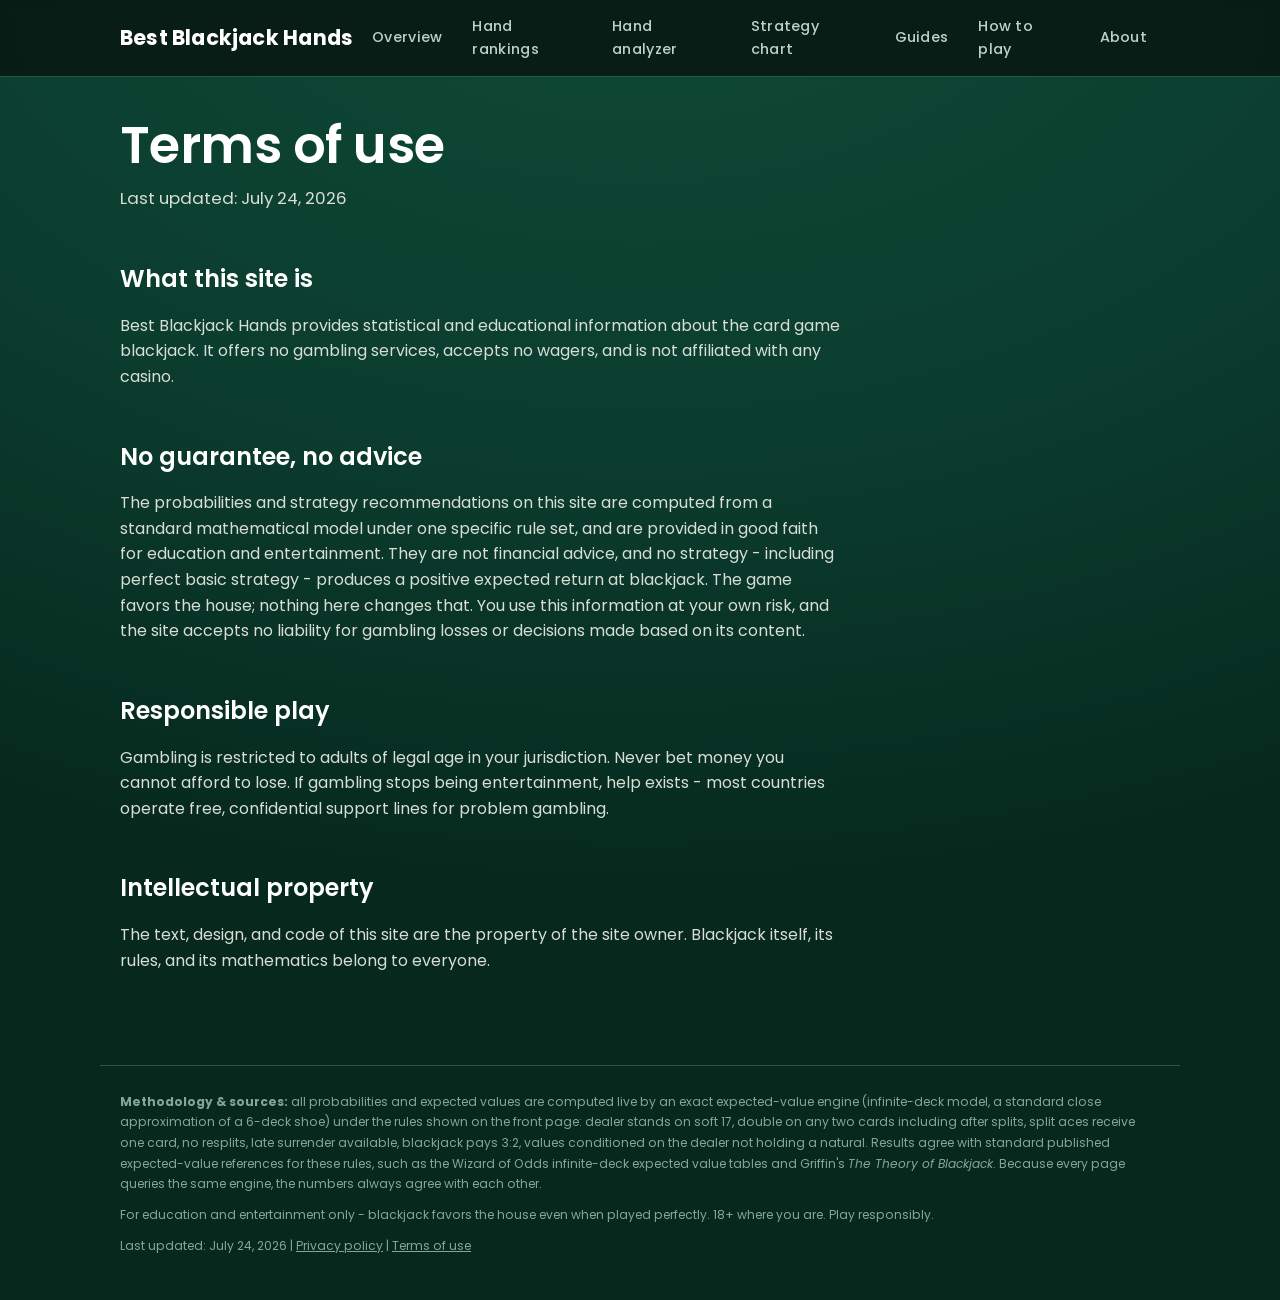
<file: terms.html>
<!DOCTYPE html>
<html lang="en">
<head>
<meta charset="UTF-8">
<meta name="viewport" content="width=device-width, initial-scale=1.0">
<title>Terms of Use - Best Blackjack Hands</title>
<meta name="description" content="Terms of use for Best Blackjack Hands, an educational blackjack statistics site.">
<link rel="icon" type="image/png" sizes="512x512" href="favicon.png">
<link rel="apple-touch-icon" href="favicon.png">
<script async src="https://fundingchoicesmessages.google.com/i/pub-8707937416295070?ers=1"></script><script>(function() {function signalGooglefcPresent() {if (!window.frames['googlefcPresent']) {if (document.body) {const iframe = document.createElement('iframe'); iframe.style = 'width: 0; height: 0; border: none; z-index: -1000; left: -1000px; top: -1000px;'; iframe.style.display = 'none'; iframe.name = 'googlefcPresent'; document.body.appendChild(iframe);} else {setTimeout(signalGooglefcPresent, 0);}}}signalGooglefcPresent();})();</script>
<script async src="https://pagead2.googlesyndication.com/pagead/js/adsbygoogle.js?client=ca-pub-8707937416295070"
     crossorigin="anonymous"></script>
<link rel="preconnect" href="https://fonts.googleapis.com">
<link rel="preconnect" href="https://fonts.gstatic.com" crossorigin>
<link href="https://fonts.googleapis.com/css2?family=Poppins:wght@400;500;600;700&display=swap" rel="stylesheet">
<link rel="stylesheet" href="styles.css">
</head>
<body>

<nav class="nav" aria-label="Main">
  <div class="nav-inner">
    <a class="wordmark" href="index.html">Best Blackjack Hands</a>
    <button class="menu-toggle" aria-expanded="false" aria-controls="navlinks" aria-label="Open menu">Menu</button>
    <div class="navlinks" id="navlinks">
      <a class="navlink" href="index.html">Overview</a>
      <a class="navlink" href="rankings.html">Hand rankings</a>
      <a class="navlink" href="analyzer.html">Hand analyzer</a>
      <a class="navlink" href="chart.html">Strategy chart</a>
      <a class="navlink" href="guides.html">Guides</a>
      <a class="navlink" href="rules.html">How to play</a>
      <a class="navlink" href="about.html">About</a>
    </div>
  </div>
</nav>
<script>
(function(){
  var t = document.querySelector(".menu-toggle"), n = document.getElementById("navlinks");
  if (t) t.addEventListener("click", function(){
    var open = n.classList.toggle("open");
    t.setAttribute("aria-expanded", String(open));
  });
})();
</script>

<!-- ============ TERMS ============ -->
<main id="view-terms" class="view">
  <div class="rules">
    <h1>Terms of use</h1>
    <p class="lede">Last updated: July 24, 2026</p>
    <h2>What this site is</h2>
    <p>Best Blackjack Hands provides statistical and educational information about the card game blackjack. It offers no gambling services, accepts no wagers, and is not affiliated with any casino.</p>
    <h2>No guarantee, no advice</h2>
    <p>The probabilities and strategy recommendations on this site are computed from a standard mathematical model under one specific rule set, and are provided in good faith for education and entertainment. They are not financial advice, and no strategy - including perfect basic strategy - produces a positive expected return at blackjack. The game favors the house; nothing here changes that. You use this information at your own risk, and the site accepts no liability for gambling losses or decisions made based on its content.</p>
    <h2>Responsible play</h2>
    <p>Gambling is restricted to adults of legal age in your jurisdiction. Never bet money you cannot afford to lose. If gambling stops being entertainment, help exists - most countries operate free, confidential support lines for problem gambling.</p>
    <h2>Intellectual property</h2>
    <p>The text, design, and code of this site are the property of the site owner. Blackjack itself, its rules, and its mathematics belong to everyone.</p>
  </div>
</main>


<footer>
  <p><strong>Methodology &amp; sources:</strong> all probabilities and expected values are computed live by an exact expected-value engine (infinite-deck model, a standard close approximation of a 6-deck shoe) under the rules shown on the front page: dealer stands on soft 17, double on any two cards including after splits, split aces receive one card, no resplits, late surrender available, blackjack pays 3:2, values conditioned on the dealer not holding a natural. Results agree with standard published expected-value references for these rules, such as the Wizard of Odds infinite-deck expected value tables and Griffin's <em>The Theory of Blackjack</em>. Because every page queries the same engine, the numbers always agree with each other.</p>
  <p style="margin-top:10px">For education and entertainment only - blackjack favors the house even when played perfectly. 18+ where you are. Play responsibly.</p>
  <p style="margin-top:10px">Last updated: July 24, 2026 | <a href="privacy.html">Privacy policy</a> | <a href="terms.html">Terms of use</a></p>
</footer>

<!-- AD SLOT (mobile anchor): shown only 640px wide and narrower. Replace 7540887128 with your AdSense unit ID. -->
<div class="ad-anchor" id="ad-anchor">
  <button class="ad-close" aria-label="Close ad" onclick="document.getElementById('ad-anchor').remove();document.body.classList.remove('has-anchor')">Close</button>
  <ins class="adsbygoogle" style="display:block;width:320px;height:50px" data-ad-client="ca-pub-8707937416295070" data-ad-slot="7540887128" data-ad-format="auto" data-full-width-responsive="true"></ins>
</div>
<script>document.body.classList.add("has-anchor");</script>

<script>
document.querySelectorAll("ins.adsbygoogle:not([data-adsbygoogle-status])").forEach(ins => {
  if (ins.closest(".ad-anchor") && window.innerWidth > 640) return;
  try { (window.adsbygoogle = window.adsbygoogle || []).push({}); } catch(e) {}
});
</script>
</body>
</html>
</file>
<file: styles.css>
:root{
  --felt:#0B3D2E;
  --felt-deep:#06281D;
  --felt-line:#1E5A44;
  --stock:#FFFFFF;
  --stock-dim:#F1F1F1;
  --ink:#16211C;
  --ink-soft:#4E5B55;
  --suit-red:#E5484D;
  --gilt:#FFC53D;
  --gilt-deep:#D9A400;
  --mist:#B9D4C6;
  --mist-dim:#86A695;
  --good:#30A46C;
  --bad:#E5484D;
  --push:#8D9D95;
  --radius:10px;
  --maxw:1080px;
}
*{box-sizing:border-box;margin:0;padding:0}
html{scroll-behavior:smooth}
body{
  background:var(--felt);
  background-image:radial-gradient(ellipse 120% 80% at 50% -10%, #0F4A36 0%, var(--felt) 55%, var(--felt-deep) 100%);
  color:var(--stock);
  font-family:"Poppins",system-ui,sans-serif;
  font-size:16px;
  line-height:1.6;
  min-height:100vh;
}
a{color:inherit}
button{font-family:inherit}
:focus-visible{outline:2px solid var(--gilt);outline-offset:2px;border-radius:4px}

/* ---------- Nav ---------- */
.nav{
  position:sticky;top:0;z-index:50;
  background:rgba(8,27,20,.94);
  backdrop-filter:blur(8px);
  border-bottom:1px solid var(--felt-line);
}
.nav-inner{
  max-width:var(--maxw);margin:0 auto;padding:0 20px;
  display:flex;align-items:center;gap:6px;height:76px;position:relative;
}
.wordmark{
  font-family:"Poppins",sans-serif;font-weight:700;font-size:1.3rem;
  letter-spacing:.01em;text-decoration:none;margin-right:auto;
  display:flex;align-items:baseline;gap:9px;white-space:nowrap;
}
.wordmark .pip{color:var(--gilt);font-size:1.1rem}
.navlinks{display:flex;align-items:center;gap:4px}
.nav a.navlink{
  text-decoration:none;color:var(--mist);
  font-size:.9rem;font-weight:500;letter-spacing:.02em;
  padding:9px 13px;border-radius:6px;
}
.nav a.navlink:hover{color:var(--stock)}
.nav a.navlink[aria-current="page"]{color:var(--felt-deep);background:var(--gilt)}
.menu-toggle{
  display:none;background:transparent;border:1px solid var(--felt-line);
  color:var(--stock);border-radius:8px;padding:10px 14px;font-size:1.05rem;
  line-height:1;cursor:pointer;
}
.menu-toggle:hover{border-color:var(--gilt);color:var(--gilt)}
@media(max-width:960px){
  .nav-inner{height:66px;padding:0 14px}
  .wordmark{font-size:1.1rem}
  .menu-toggle{display:block}
  .navlinks{
    display:none;position:absolute;top:100%;left:0;right:0;
    flex-direction:column;align-items:stretch;gap:2px;
    background:var(--felt-deep);border-bottom:1px solid var(--felt-line);
    padding:10px 14px 16px;box-shadow:0 14px 28px rgba(0,0,0,.45);
  }
  .navlinks.open{display:flex}
  .nav a.navlink{font-size:1rem;padding:13px 12px}
}

/* ---------- Views ---------- */
.view{display:none;max-width:var(--maxw);margin:0 auto;padding:40px 20px 80px}
.view.active{display:block}
h1{font-family:"Poppins",sans-serif;font-weight:600;font-size:clamp(2rem,5vw,3.2rem);line-height:1.1;letter-spacing:-.01em}
h2{font-family:"Poppins",sans-serif;font-weight:600;font-size:1.5rem;margin:2.2em 0 .6em}
.lede{color:var(--mist);max-width:56ch;margin-top:14px;font-size:1.05rem}
.rule-gold{border:none;border-top:1px solid var(--felt-line);margin:28px 0}

/* ---------- Landing ---------- */
.hero{padding-top:34px;text-align:center}
.hero .lede{margin-left:auto;margin-right:auto}
.assumptions{
  display:inline-flex;flex-wrap:wrap;justify-content:center;gap:8px 18px;
  margin-top:22px;padding:10px 18px;border:1px solid var(--felt-line);border-radius:999px;
  font-family:"Poppins",sans-serif;font-size:.72rem;color:var(--mist);
}
.assumptions b{color:var(--stock);font-weight:500}
.cardgrid{
  display:grid;grid-template-columns:repeat(2,1fr);gap:18px;
  max-width:780px;margin:48px auto 0;text-align:left;
}
.pcard{
  background:#FFFFFF;color:var(--ink);
  border-radius:12px;border:1px solid #E3E8E5;
  box-shadow:0 6px 18px rgba(0,0,0,.25);
  padding:24px;text-decoration:none;
  display:flex;flex-direction:column;
  transition:transform .15s ease, box-shadow .15s ease;
}
.pcard:hover{transform:translateY(-4px);box-shadow:0 12px 26px rgba(0,0,0,.32)}
.pcard .body{margin:0 0 14px}
.pcard .body h3{font-family:"Poppins",sans-serif;font-size:1.15rem;font-weight:600;margin-bottom:7px}
.pcard .body p{font-size:.88rem;color:var(--ink-soft);line-height:1.55}
.pcard .go{
  font-size:.8rem;font-weight:600;color:#B98700;margin-top:auto;
}
@media(max-width:680px){
  .cardgrid{grid-template-columns:1fr;max-width:420px}
  .stats{max-width:420px}
}
.stats{
  display:flex;justify-content:center;gap:12px;flex-wrap:wrap;
  max-width:780px;margin:26px auto 0;
}
.stats > div{
  flex:1;min-width:180px;padding:18px 14px;
  border:1px solid var(--felt-line);border-radius:var(--radius);background:rgba(0,0,0,.16);
}
.stats b{
  display:block;font-family:"Poppins",sans-serif;font-weight:600;font-size:1.9rem;
  color:var(--gilt);line-height:1.1;margin-bottom:4px;
}
.stats span{font-family:"Poppins",sans-serif;font-size:.68rem;letter-spacing:.02em;text-transform:uppercase;color:var(--mist)}
@media(max-width:680px){
  .cardgrid{grid-template-columns:1fr;max-width:420px}
  .pcard{min-height:0}
  .stats{max-width:420px}
}
.hero-note{color:var(--mist-dim);font-size:.8rem;margin-top:36px;font-family:"Poppins",sans-serif}

/* ---------- Controls ---------- */
.controls{
  display:flex;flex-wrap:wrap;gap:14px 22px;align-items:flex-end;
  margin:26px 0 18px;padding:16px 18px;
  background:rgba(0,0,0,.18);border:1px solid var(--felt-line);border-radius:var(--radius);
}
.control label{
  display:block;font-family:"Poppins",sans-serif;font-size:.68rem;
  letter-spacing:.04em;text-transform:uppercase;color:var(--mist);margin-bottom:6px;
}
.control select{
  background:var(--felt-deep);color:var(--stock);border:1px solid var(--felt-line);
  border-radius:6px;padding:8px 12px;font-family:"Poppins",sans-serif;font-size:.9rem;min-width:140px;
}
.count-note{margin-left:auto;font-family:"Poppins",sans-serif;font-size:.75rem;color:var(--mist-dim);align-self:center}
@media(max-width:640px){.count-note{margin-left:0}}

/* ---------- Rankings table ---------- */
.table-wrap{overflow-x:auto;border:1px solid var(--felt-line);border-radius:var(--radius);background:rgba(0,0,0,.15)}
table{border-collapse:collapse;width:100%;min-width:680px;font-size:.88rem}
thead th{
  position:sticky;top:0;background:var(--felt-deep);color:var(--mist);
  font-family:"Poppins",sans-serif;font-weight:500;font-size:.68rem;
  letter-spacing:.03em;text-transform:uppercase;text-align:left;
  padding:12px 14px;border-bottom:1px solid var(--felt-line);white-space:nowrap;
}
thead th.sortable{cursor:pointer;user-select:none}
thead th.sortable:hover{color:var(--stock)}
thead th .arrow{color:var(--gilt);margin-left:4px}
tbody td{padding:9px 14px;border-bottom:1px solid rgba(30,90,68,.5);white-space:nowrap}
tbody tr:hover{background:rgba(255,197,61,.06)}
td.num{font-family:"Poppins",sans-serif;font-size:.84rem}
td .handchip{font-family:"Poppins",sans-serif;font-weight:600}
.typetag{
  font-family:"Poppins",sans-serif;font-size:.66rem;letter-spacing:.02em;
  text-transform:uppercase;padding:2px 8px;border-radius:999px;border:1px solid var(--felt-line);color:var(--mist);
}
.typetag.pair{border-color:var(--gilt-deep);color:var(--gilt)}
.ev-pos{color:#7FCB9B}
.ev-neg{color:#E08A87}
.playtag{font-size:.82rem;color:var(--stock)}
.winbar{
  display:inline-block;vertical-align:middle;height:6px;width:70px;border-radius:3px;
  background:rgba(255,255,255,.12);margin-right:8px;overflow:hidden;
}
.winbar i{display:block;height:100%;background:var(--gilt)}

/* ---------- Analyzer ---------- */
.picker-grid{display:grid;grid-template-columns:1fr 1fr;gap:22px;margin-top:26px}
@media(max-width:760px){.picker-grid{grid-template-columns:1fr}}
.picker{
  background:rgba(0,0,0,.18);border:1px solid var(--felt-line);border-radius:var(--radius);padding:18px;
}
.picker h3{
  font-family:"Poppins",sans-serif;font-size:.7rem;font-weight:500;
  letter-spacing:.05em;text-transform:uppercase;color:var(--mist);margin-bottom:12px;
}
.rankrow{display:flex;flex-wrap:wrap;gap:7px}
.rankbtn{
  width:44px;height:58px;border-radius:7px;border:1px solid #E3E8E5;background:#FFFFFF;
  color:var(--ink);font-family:"Poppins",sans-serif;font-weight:600;font-size:1rem;cursor:pointer;
  box-shadow:0 2px 5px rgba(0,0,0,.3);transition:transform .12s ease;
}
.rankbtn:hover{transform:translateY(-3px)}
.rankbtn[aria-pressed="true"]{
  background:var(--gilt);border-color:var(--gilt-deep);color:var(--felt-deep);
  box-shadow:0 0 0 2px var(--gilt-deep), 0 4px 10px rgba(0,0,0,.4);
}
.deal-row{margin-top:26px;display:flex;align-items:center;gap:16px;flex-wrap:wrap}
.dealbtn{
  background:var(--gilt);color:var(--felt-deep);border:none;border-radius:8px;
  font-family:"Poppins",sans-serif;font-weight:700;font-size:1.05rem;letter-spacing:.02em;
  padding:12px 34px;cursor:pointer;box-shadow:0 6px 16px rgba(0,0,0,.4);
}
.dealbtn:hover{background:#FFD066}
.dealbtn:disabled{opacity:.45;cursor:not-allowed}
.deal-hint{font-size:.85rem;color:var(--mist-dim)}

.result{margin-top:34px;display:none}
.result.show{display:block}
.result-head{
  display:flex;flex-wrap:wrap;gap:14px 30px;align-items:baseline;
  padding-bottom:14px;border-bottom:1px solid var(--felt-line);margin-bottom:6px;
}
.result-head .handname{font-family:"Poppins",sans-serif;font-size:1.6rem;font-weight:600}
.result-head .vs{color:var(--mist);font-size:.95rem}
.bigwin{font-family:"Poppins",sans-serif;font-size:1.05rem;color:var(--stock)}
.bigwin b{color:var(--gilt);font-size:1.35rem;font-weight:600}
.reco{
  margin:18px 0 22px;padding:14px 18px;border-radius:var(--radius);
  background:linear-gradient(90deg, rgba(255,197,61,.16), rgba(255,197,61,.04));
  border:1px solid var(--gilt-deep);
  display:flex;align-items:center;gap:14px;flex-wrap:wrap;
}
.reco .medal{font-size:1.3rem}
.reco b{font-family:"Poppins",sans-serif;font-size:1.2rem;color:var(--gilt)}
.reco span{color:var(--mist);font-size:.9rem}
.actions{display:grid;gap:10px}
.actrow{
  display:grid;grid-template-columns:120px 1fr 170px;gap:14px;align-items:center;
  padding:12px 16px;border:1px solid var(--felt-line);border-radius:var(--radius);
  background:rgba(0,0,0,.15);
}
.actrow.best{border-color:var(--gilt);background:rgba(255,197,61,.08)}
.actrow .aname{font-weight:600;font-size:.95rem}
.actrow.best .aname::after{content:" (best)";color:var(--gilt);font-size:.78rem;font-weight:600}
.outbar{display:flex;height:12px;border-radius:6px;overflow:hidden;background:rgba(255,255,255,.08)}
.outbar .w{background:var(--good)}
.outbar .p{background:var(--push)}
.outbar .l{background:var(--bad)}
.actrow .stats{font-family:"Poppins",sans-serif;font-size:.78rem;text-align:right;color:var(--mist)}
.actrow .stats b{color:var(--stock);font-weight:500}
.legend{display:flex;gap:18px;margin-top:14px;font-size:.75rem;color:var(--mist);font-family:"Poppins",sans-serif}
.legend i{display:inline-block;width:10px;height:10px;border-radius:3px;margin-right:6px;vertical-align:-1px}
@media(max-width:640px){
  .actrow{grid-template-columns:1fr;gap:8px}
  .actrow .stats{text-align:left}
}
.bj-banner{
  margin-top:26px;padding:22px;border-radius:var(--radius);text-align:center;
  border:1px solid var(--gilt);background:rgba(255,197,61,.1);
}
.bj-banner b{font-family:"Poppins",sans-serif;font-size:1.5rem;color:var(--gilt)}
.bj-banner p{color:var(--mist);margin-top:6px;font-size:.92rem}

/* ---------- Strategy chart ---------- */
.chartwrap{overflow-x:auto;border:1px solid var(--felt-line);border-radius:var(--radius);background:rgba(0,0,0,.15);margin:14px 0 8px}
.chart{border-collapse:collapse;width:100%;min-width:560px;font-family:"Poppins",sans-serif;font-size:.8rem}
.chart th{background:var(--felt-deep);color:var(--mist);font-weight:500;padding:8px 6px;text-align:center;font-size:.72rem;border-bottom:1px solid var(--felt-line)}
.chart td{padding:7px 6px;text-align:center;color:#fff;font-weight:600;border:1px solid rgba(8,27,20,.6)}
.chart td.lbl{background:var(--felt-deep);color:var(--stock);font-weight:500;text-align:left;padding-left:12px;white-space:nowrap}
.c-H{background:#3E7BFA}.c-S{background:#30A46C}.c-D{background:#FFC53D;color:#06281D}.c-P{background:#A855F7}.c-R{background:#E5484D}
.chart-legend{display:flex;flex-wrap:wrap;gap:12px 20px;margin:12px 0 4px;font-family:"Poppins",sans-serif;font-size:.74rem;color:var(--mist)}
.chart-legend i{display:inline-block;width:14px;height:14px;border-radius:4px;margin-right:7px;vertical-align:-2px}

/* ---------- Rules ---------- */
.rules{max-width:720px}
.rules p{color:#D8DED6;margin:.7em 0}
.rules h2{margin-top:2em}
.rules ul,.rules ol{margin:.6em 0 .9em 1.3em;color:#D8DED6}
.rules li{margin:.35em 0}
.rules dt{font-weight:600;color:var(--stock);margin-top:.9em}
.rules dd{color:var(--mist);margin-left:0}
.rules .term{color:var(--gilt);font-weight:600}
.callout{
  border-left:3px solid var(--gilt);padding:10px 16px;margin:1.2em 0;
  background:rgba(255,197,61,.06);border-radius:0 8px 8px 0;font-size:.94rem;color:#D8DED6;
}

/* ---------- Ad slots ---------- */
.ad-slot{
  margin:36px auto;max-width:728px;min-height:90px;
  display:flex;align-items:center;justify-content:center;
  border:1px dashed var(--felt-line);border-radius:var(--radius);
  background:rgba(0,0,0,.12);position:relative;
}
.ad-slot::before{
  content:"Advertisement";position:absolute;top:6px;left:10px;
  font-family:"Poppins",sans-serif;font-size:.6rem;
  letter-spacing:.05em;text-transform:uppercase;color:var(--mist-dim);
}
.ad-slot .ad-placeholder{color:var(--mist-dim);font-size:.78rem;font-family:"Poppins",sans-serif}
.ad-slot.rect{max-width:336px;min-height:280px}
@media(max-width:640px){
  .ad-slot{max-width:320px;min-height:100px}
}
.ad-anchor{
  display:none;position:fixed;left:0;right:0;bottom:0;z-index:60;
  background:var(--felt-deep);border-top:1px solid var(--felt-line);
  height:60px;align-items:center;justify-content:center;
  box-shadow:0 -6px 18px rgba(0,0,0,.45);
}
.ad-anchor .ad-placeholder{color:var(--mist-dim);font-size:.72rem;font-family:"Poppins",sans-serif}
.ad-anchor .ad-close{
  position:absolute;top:-26px;right:8px;padding:5px 12px;
  border:1px solid var(--felt-line);border-bottom:none;border-radius:6px 6px 0 0;
  background:var(--felt-deep);color:var(--mist);cursor:pointer;font-size:.68rem;line-height:1;
}
@media(max-width:640px){
  .ad-anchor{display:flex}
  body.has-anchor{padding-bottom:60px}
}

/* ---------- Footer ---------- */
footer{
  border-top:1px solid var(--felt-line);padding:26px 20px 44px;
  max-width:var(--maxw);margin:0 auto;
  font-size:.76rem;color:var(--mist-dim);font-family:"Poppins",sans-serif;line-height:1.7;
}
@media(prefers-reduced-motion:reduce){
  *{transition:none!important;animation:none!important}
  html{scroll-behavior:auto}
}

/* multi-page: each page shows its single view */
.view{display:block}

/* ---------- Analyzer settings & shoe panel ---------- */
.seg{display:inline-flex;border:1px solid var(--felt-line);border-radius:8px;overflow:hidden}
.seg button{background:transparent;color:var(--mist);border:none;padding:8px 16px;font-size:.85rem;cursor:pointer;font-family:"Poppins",sans-serif}
.seg button[aria-pressed="true"]{background:var(--gilt);color:var(--felt-deep);font-weight:600}
.ghostbtn{background:transparent;border:1px solid var(--felt-line);color:var(--stock);border-radius:8px;padding:9px 16px;font-size:.85rem;cursor:pointer;font-family:"Poppins",sans-serif}
.ghostbtn:hover{border-color:var(--gilt);color:var(--gilt)}
.shoe-panel{margin:20px 0 4px;padding:18px;border:1px solid var(--felt-line);border-radius:var(--radius);background:rgba(0,0,0,.18)}
.shoe-head{display:flex;align-items:center;justify-content:space-between;gap:14px;flex-wrap:wrap;margin-bottom:8px}
.shoe-head h3{font-family:"Poppins",sans-serif;font-size:.7rem;font-weight:500;letter-spacing:.05em;text-transform:uppercase;color:var(--mist)}
.shoe-note{font-size:.82rem;color:var(--mist);margin-bottom:14px;max-width:70ch}
.shoe-grid{display:grid;grid-template-columns:repeat(auto-fill,minmax(160px,1fr));gap:10px}
.shoe-item{display:flex;align-items:center;gap:8px;border:1px solid var(--felt-line);border-radius:8px;padding:6px 10px;background:rgba(0,0,0,.15)}
.shoe-item .r{font-family:"Poppins",sans-serif;font-weight:700;width:24px;color:var(--stock)}
.cbtn{width:26px;height:26px;border-radius:6px;border:1px solid var(--felt-line);background:var(--felt-deep);color:var(--stock);cursor:pointer;font-size:.9rem;line-height:1}
.cbtn:hover:not(:disabled){border-color:var(--gilt)}
.cbtn:disabled{opacity:.3;cursor:not-allowed}
.shoe-item .cnt{font-family:"Poppins",sans-serif;min-width:20px;text-align:center;color:var(--stock)}
.shoe-item .left{font-size:.66rem;color:var(--mist-dim);font-family:"Poppins",sans-serif;margin-left:auto}
.rulechips{display:flex;flex-wrap:wrap;gap:8px;margin:10px 0 4px}
.rulechips span{font-family:"Poppins",sans-serif;font-size:.66rem;letter-spacing:.02em;text-transform:uppercase;padding:3px 10px;border-radius:999px;border:1px solid var(--felt-line);color:var(--mist)}

/* ---------- Guides ---------- */
.guidelist{display:grid;gap:14px;max-width:760px;margin-top:30px}
.guideitem{
  display:block;text-decoration:none;padding:20px 22px;
  border:1px solid var(--felt-line);border-radius:var(--radius);background:rgba(0,0,0,.16);
  transition:border-color .15s ease, transform .15s ease;
}
.guideitem:hover{border-color:var(--gilt);transform:translateX(4px)}
.guideitem h3{font-family:"Poppins",sans-serif;font-size:1.2rem;font-weight:600;color:var(--stock);margin-bottom:6px}
.guideitem p{font-size:.88rem;color:var(--mist);line-height:1.5;margin-bottom:8px}
.guideitem .go{font-family:"Poppins",sans-serif;font-size:.68rem;letter-spacing:.04em;text-transform:uppercase;color:var(--gilt)}
.related{margin-top:44px;padding-top:18px;border-top:1px solid var(--felt-line)}
.related h2{margin-top:0}

td.num,.chart td,.stats b,.actrow .stats,.shoe-item .cnt,.bigwin{font-variant-numeric:tabular-nums}
</file>
